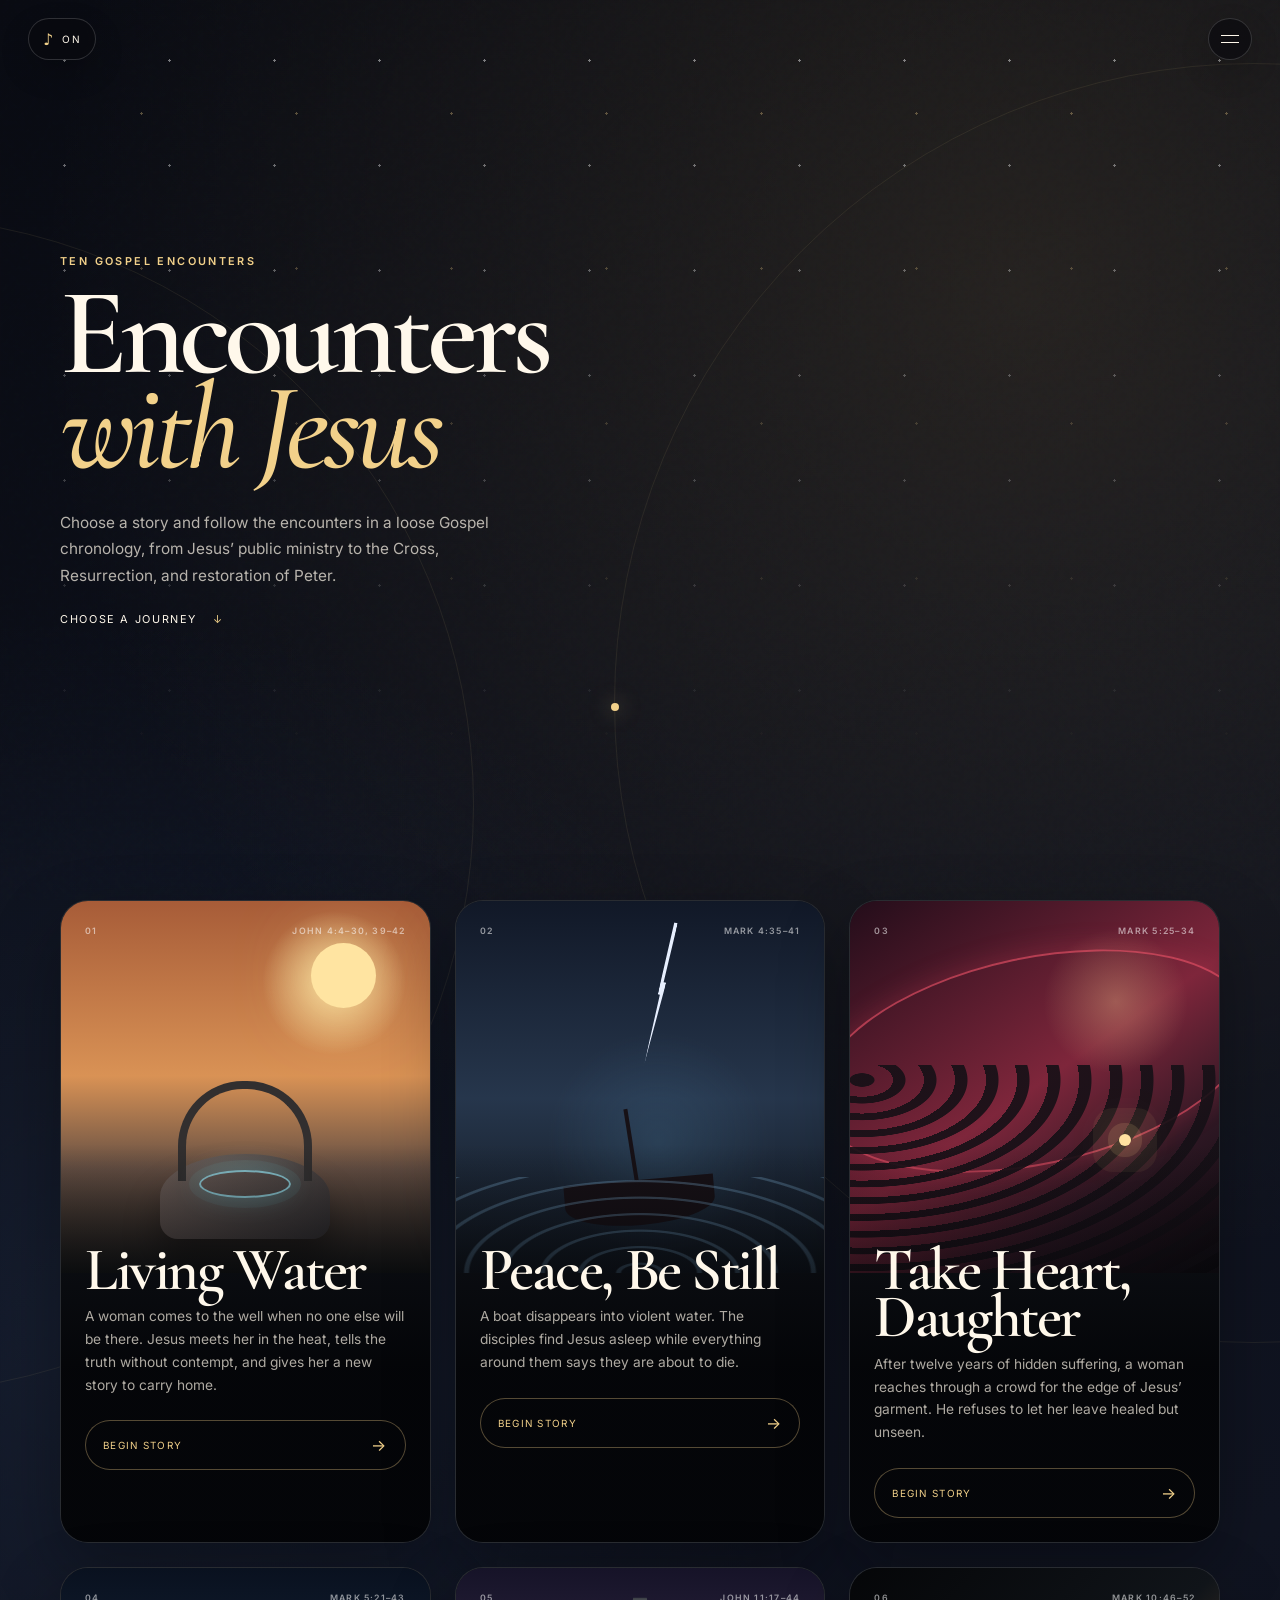
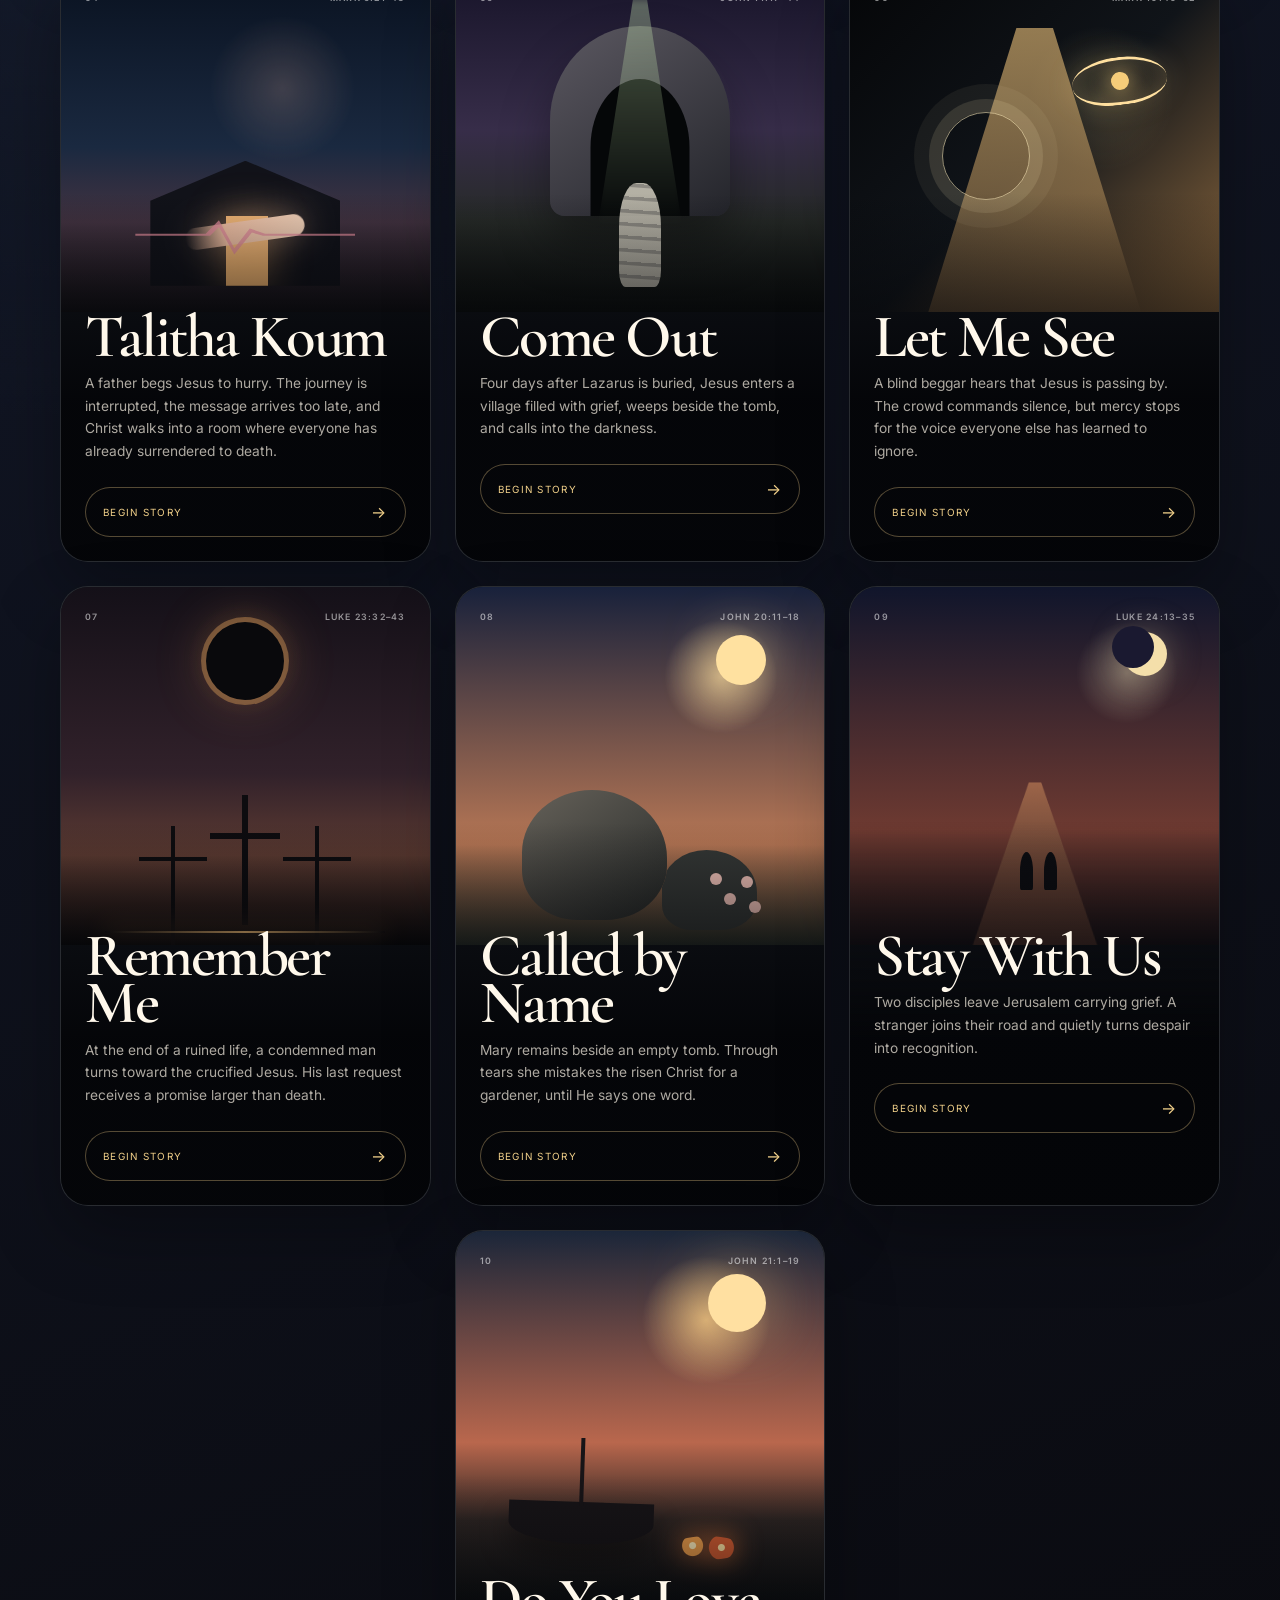
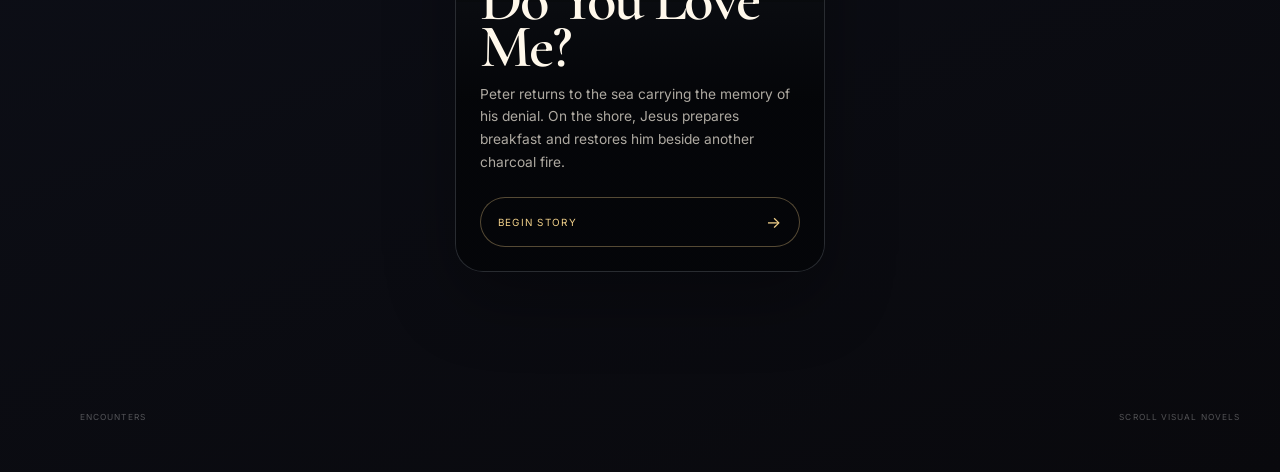
<file: index.html>
<!DOCTYPE html>

<html lang="en">
<head>
<meta charset="utf-8"/>
<meta content="width=device-width, initial-scale=1.0, viewport-fit=cover" name="viewport"/>
<meta content="#08090d" name="theme-color"/>
<meta content="Ten cinematic, mobile-first scroll visual novels inspired by encounters with Jesus in the Gospels." name="description"/>
<title>Encounters — Scroll Visual Novels</title>
<link href="https://fonts.googleapis.com" rel="preconnect"/>
<link crossorigin="" href="https://fonts.gstatic.com" rel="preconnect"/>
<link href="https://fonts.googleapis.com/css2?family=Cormorant+Garamond:wght@500;600;700&amp;family=Inter:wght@400;500;600&amp;display=swap" rel="stylesheet"/>
<link href="style.css" rel="stylesheet"/>
</head>
<body>
<div aria-hidden="true" class="noise"></div>
<div aria-hidden="true" class="progress-track"><div class="progress-bar"></div></div>
<button aria-label="Toggle ambient sound" aria-pressed="true" class="sound-toggle" type="button">
<span class="sound-icon">♪</span>
<span class="sound-label">On</span>
</button>
<button aria-expanded="false" aria-label="Open story menu" class="menu-toggle" type="button">
<span></span><span></span>
</button>
<aside aria-hidden="true" class="chapter-menu">
<div class="chapter-menu__inner">
<div class="menu-heading">
<p class="eyebrow">Encounters</p>
<button class="menu-home" data-show-home="" type="button">All stories</button>
</div>
<nav aria-label="Stories and chapters" class="story-nav">










<div class="story-nav__group" data-menu-story="well">
<button aria-expanded="true" class="story-nav__toggle" type="button">
<span><small>John 4:4–30, 39–42</small>Living Water</span><i>+</i>
</button>
<div class="story-nav__chapters">
<a data-story-link="well" href="#well-noon">I. The Sixth Hour</a>
<a data-story-link="well" href="#well-drink">II. Give Me a Drink</a>
<a data-story-link="well" href="#well-known">III. Fully Known</a>
<a data-story-link="well" href="#well-water">IV. Living Water</a>
<a data-story-link="well" href="#well-choice">V. What Will You Leave?</a>
<a data-story-link="well" href="#well-jar">VI. The Water Jar</a>
</div>
</div><div class="story-nav__group" data-menu-story="storm">
<button aria-expanded="false" class="story-nav__toggle" type="button">
<span><small>Mark 4:35–41</small>Peace, Be Still</span><i>+</i>
</button>
<div class="story-nav__chapters" hidden="">
<a data-story-link="storm" href="#storm-dusk">I. The Other Side</a>
<a data-story-link="storm" href="#storm-deep">II. Into the Deep</a>
<a data-story-link="storm" href="#storm-tempest">III. The Tempest</a>
<a data-story-link="storm" href="#storm-sleeping">IV. The Sleeping Teacher</a>
<a data-story-link="storm" href="#storm-choice">V. What Do You See?</a>
<a data-story-link="storm" href="#storm-stillness">VI. The Voice</a>
</div>
</div><div class="story-nav__group" data-menu-story="daughter">
<button aria-expanded="false" class="story-nav__toggle" type="button">
<span><small>Mark 5:25–34</small>Take Heart, Daughter</span><i>+</i>
</button>
<div class="story-nav__chapters" hidden="">
<a data-story-link="daughter" href="#daughter-years">I. Twelve Years</a>
<a data-story-link="daughter" href="#daughter-crowd">II. Among the Crowd</a>
<a data-story-link="daughter" href="#daughter-hem">III. The Hem</a>
<a data-story-link="daughter" href="#daughter-touched">IV. Who Touched Me?</a>
<a data-story-link="daughter" href="#daughter-choice">V. Step Into the Light</a>
<a data-story-link="daughter" href="#daughter-name">VI. Daughter</a>
</div>
</div><div class="story-nav__group" data-menu-story="talitha">
<button aria-expanded="false" class="story-nav__toggle" type="button">
<span><small>Mark 5:21–43</small>Talitha Koum</span><i>+</i>
</button>
<div class="story-nav__chapters" hidden="">
<a data-story-link="talitha" href="#talitha-plea">I. A Father’s Plea</a>
<a data-story-link="talitha" href="#talitha-delay">II. The Delay</a>
<a data-story-link="talitha" href="#talitha-fear">III. Do Not Fear</a>
<a data-story-link="talitha" href="#talitha-door">IV. The Closed Door</a>
<a data-story-link="talitha" href="#talitha-choice">V. What Do You Hold?</a>
<a data-story-link="talitha" href="#talitha-arise">VI. Little Girl, Arise</a>
</div>
</div><div class="story-nav__group" data-menu-story="lazarus">
<button aria-expanded="false" class="story-nav__toggle" type="button">
<span><small>John 11:17–44</small>Come Out</span><i>+</i>
</button>
<div class="story-nav__chapters" hidden="">
<a data-story-link="lazarus" href="#lazarus-four-days">I. Four Days</a>
<a data-story-link="lazarus" href="#lazarus-if-here">II. If You Had Been Here</a>
<a data-story-link="lazarus" href="#lazarus-wept">III. Jesus Wept</a>
<a data-story-link="lazarus" href="#lazarus-stone">IV. The Stone</a>
<a data-story-link="lazarus" href="#lazarus-choice">V. Do You Believe?</a>
<a data-story-link="lazarus" href="#lazarus-come-out">VI. Come Out</a>
</div>
</div><div class="story-nav__group" data-menu-story="bartimaeus">
<button aria-expanded="false" class="story-nav__toggle" type="button">
<span><small>Mark 10:46–52</small>Let Me See</span><i>+</i>
</button>
<div class="story-nav__chapters" hidden="">
<a data-story-link="bartimaeus" href="#bartimaeus-road">I. By the Road</a>
<a data-story-link="bartimaeus" href="#bartimaeus-cry">II. The Cry</a>
<a data-story-link="bartimaeus" href="#bartimaeus-stopped">III. Jesus Stopped</a>
<a data-story-link="bartimaeus" href="#bartimaeus-called">IV. Call Him</a>
<a data-story-link="bartimaeus" href="#bartimaeus-choice">V. What Do You Want?</a>
<a data-story-link="bartimaeus" href="#bartimaeus-sight">VI. He Saw</a>
</div>
</div><div class="story-nav__group" data-menu-story="thief">
<button aria-expanded="false" class="story-nav__toggle" type="button">
<span><small>Luke 23:32–43</small>Remember Me</span><i>+</i>
</button>
<div class="story-nav__chapters" hidden="">
<a data-story-link="thief" href="#thief-hill">I. The Hill</a>
<a data-story-link="thief" href="#thief-between">II. Between Two Thieves</a>
<a data-story-link="thief" href="#thief-mocking">III. The Mocking</a>
<a data-story-link="thief" href="#thief-kingdom">IV. An Unseen Kingdom</a>
<a data-story-link="thief" href="#thief-choice">V. Remember Me</a>
<a data-story-link="thief" href="#thief-today">VI. Today</a>
</div>
</div><div class="story-nav__group" data-menu-story="garden">
<button aria-expanded="false" class="story-nav__toggle" type="button">
<span><small>John 20:11–18</small>Called by Name</span><i>+</i>
</button>
<div class="story-nav__chapters" hidden="">
<a data-story-link="garden" href="#garden-before-dawn">I. Before Dawn</a>
<a data-story-link="garden" href="#garden-empty">II. The Empty Place</a>
<a data-story-link="garden" href="#garden-tears">III. Why Are You Weeping?</a>
<a data-story-link="garden" href="#garden-gardener">IV. The Gardener</a>
<a data-story-link="garden" href="#garden-choice">V. Turn Around</a>
<a data-story-link="garden" href="#garden-name">VI. Mary</a>
</div>
</div><div class="story-nav__group" data-menu-story="emmaus">
<button aria-expanded="false" class="story-nav__toggle" type="button">
<span><small>Luke 24:13–35</small>Stay With Us</span><i>+</i>
</button>
<div class="story-nav__chapters" hidden="">
<a data-story-link="emmaus" href="#emmaus-prologue">I. The Silence</a>
<a data-story-link="emmaus" href="#emmaus-road">II. The Road</a>
<a data-story-link="emmaus" href="#emmaus-stranger">III. The Stranger</a>
<a data-story-link="emmaus" href="#emmaus-scriptures">IV. The Story</a>
<a data-story-link="emmaus" href="#emmaus-choice">V. The Question</a>
<a data-story-link="emmaus" href="#emmaus-table">VI. The Table</a>
<a data-story-link="emmaus" href="#emmaus-return">VII. The Return</a>
</div>
</div><div class="story-nav__group" data-menu-story="shore">
<button aria-expanded="false" class="story-nav__toggle" type="button">
<span><small>John 21:1–19</small>Do You Love Me?</span><i>+</i>
</button>
<div class="story-nav__chapters" hidden="">
<a data-story-link="shore" href="#shore-night">I. The Night</a>
<a data-story-link="shore" href="#shore-nets">II. Empty Nets</a>
<a data-story-link="shore" href="#shore-figure">III. The Shore</a>
<a data-story-link="shore" href="#shore-fire">IV. Charcoal Fire</a>
<a data-story-link="shore" href="#shore-choice">V. The Question</a>
<a data-story-link="shore" href="#shore-follow">VI. Follow Me</a>
</div>
</div></nav>
<p class="menu-note">Ten Gospel encounters · One unfolding invitation</p>
</div>
</aside>
<main>
<section aria-label="Story collection" class="home-screen" id="home">
<div aria-hidden="true" class="home-stars"></div>
<div aria-hidden="true" class="home-orbit home-orbit--one"></div>
<div aria-hidden="true" class="home-orbit home-orbit--two"></div>
<header class="home-hero content-wrap">
<p class="eyebrow reveal">Ten Gospel encounters</p>
<h1 class="collection-title reveal">Encounters<br/><em>with Jesus</em></h1>
<p class="home-intro reveal">Choose a story and follow the encounters in a loose Gospel chronology, from Jesus’ public ministry to the Cross, Resurrection, and restoration of Peter.</p>
<a class="begin-link reveal" href="#story-library">Choose a journey <span>↓</span></a>
</header>
<div class="story-library content-wrap" id="story-library">










<article class="story-card story-card--well reveal">
<div aria-hidden="true" class="story-card__art"><span class="mini-well-sun"></span><span class="mini-well"></span><span class="mini-water-rings"></span></div>
<div class="story-card__meta"><span>01</span><span>John 4:4–30, 39–42</span></div>
<h2>Living Water</h2>
<p>A woman comes to the well when no one else will be there. Jesus meets her in the heat, tells the truth without contempt, and gives her a new story to carry home.</p>
<button class="story-start" data-open-story="well" type="button">Begin story <span>→</span></button>
</article><article class="story-card story-card--storm reveal">
<div aria-hidden="true" class="story-card__art"><span class="mini-lightning"></span><span class="mini-boat"></span><span class="mini-waves"></span></div>
<div class="story-card__meta"><span>02</span><span>Mark 4:35–41</span></div>
<h2>Peace, Be Still</h2>
<p>A boat disappears into violent water. The disciples find Jesus asleep while everything around them says they are about to die.</p>
<button class="story-start" data-open-story="storm" type="button">Begin story <span>→</span></button>
</article><article class="story-card story-card--daughter reveal">
<div aria-hidden="true" class="story-card__art"><span class="mini-crimson-thread"></span><span class="mini-crowd-dark"></span><span class="mini-touch-gold"></span></div>
<div class="story-card__meta"><span>03</span><span>Mark 5:25–34</span></div>
<h2>Take Heart, Daughter</h2>
<p>After twelve years of hidden suffering, a woman reaches through a crowd for the edge of Jesus’ garment. He refuses to let her leave healed but unseen.</p>
<button class="story-start" data-open-story="daughter" type="button">Begin story <span>→</span></button>
</article><article class="story-card story-card--talitha reveal">
<div aria-hidden="true" class="story-card__art"><span class="mini-house-night"></span><span class="mini-hand-light"></span><span class="mini-heart-line"></span></div>
<div class="story-card__meta"><span>04</span><span>Mark 5:21–43</span></div>
<h2>Talitha Koum</h2>
<p>A father begs Jesus to hurry. The journey is interrupted, the message arrives too late, and Christ walks into a room where everyone has already surrendered to death.</p>
<button class="story-start" data-open-story="talitha" type="button">Begin story <span>→</span></button>
</article><article class="story-card story-card--lazarus reveal">
<div aria-hidden="true" class="story-card__art"><span class="mini-tomb"></span><span class="mini-resurrection-ray"></span><span class="mini-grave-cloth"></span></div>
<div class="story-card__meta"><span>05</span><span>John 11:17–44</span></div>
<h2>Come Out</h2>
<p>Four days after Lazarus is buried, Jesus enters a village filled with grief, weeps beside the tomb, and calls into the darkness.</p>
<button class="story-start" data-open-story="lazarus" type="button">Begin story <span>→</span></button>
</article><article class="story-card story-card--bartimaeus reveal">
<div aria-hidden="true" class="story-card__art"><span class="mini-blind-road"></span><span class="mini-sound-rings"></span><span class="mini-opening-eye"></span></div>
<div class="story-card__meta"><span>06</span><span>Mark 10:46–52</span></div>
<h2>Let Me See</h2>
<p>A blind beggar hears that Jesus is passing by. The crowd commands silence, but mercy stops for the voice everyone else has learned to ignore.</p>
<button class="story-start" data-open-story="bartimaeus" type="button">Begin story <span>→</span></button>
</article><article class="story-card story-card--thief reveal">
<div aria-hidden="true" class="story-card__art"><span class="mini-eclipse"></span><span class="mini-three-crosses"></span><span class="mini-paradise-line"></span></div>
<div class="story-card__meta"><span>07</span><span>Luke 23:32–43</span></div>
<h2>Remember Me</h2>
<p>At the end of a ruined life, a condemned man turns toward the crucified Jesus. His last request receives a promise larger than death.</p>
<button class="story-start" data-open-story="thief" type="button">Begin story <span>→</span></button>
</article><article class="story-card story-card--garden reveal">
<div aria-hidden="true" class="story-card__art"><span class="mini-sun"></span><span class="mini-stone"></span><span class="mini-flower"></span></div>
<div class="story-card__meta"><span>08</span><span>John 20:11–18</span></div>
<h2>Called by Name</h2>
<p>Mary remains beside an empty tomb. Through tears she mistakes the risen Christ for a gardener, until He says one word.</p>
<button class="story-start" data-open-story="garden" type="button">Begin story <span>→</span></button>
</article><article class="story-card story-card--emmaus reveal">
<div aria-hidden="true" class="story-card__art"><span class="mini-moon"></span><span class="mini-road"></span><span class="mini-walkers"></span></div>
<div class="story-card__meta"><span>09</span><span>Luke 24:13–35</span></div>
<h2>Stay With Us</h2>
<p>Two disciples leave Jerusalem carrying grief. A stranger joins their road and quietly turns despair into recognition.</p>
<button class="story-start" data-open-story="emmaus" type="button">Begin story <span>→</span></button>
</article><article class="story-card story-card--shore reveal">
<div aria-hidden="true" class="story-card__art"><span class="mini-shore-sun"></span><span class="mini-shore-boat"></span><span class="mini-embers"></span></div>
<div class="story-card__meta"><span>10</span><span>John 21:1–19</span></div>
<h2>Do You Love Me?</h2>
<p>Peter returns to the sea carrying the memory of his denial. On the shore, Jesus prepares breakfast and restores him beside another charcoal fire.</p>
<button class="story-start" data-open-story="shore" type="button">Begin story <span>→</span></button>
</article></div>
<footer class="home-footer content-wrap">
<span>ENCOUNTERS</span>
<span>Scroll visual novels</span>
</footer>
</section>
<div class="story-view" data-story="emmaus" hidden="">
<section class="scene scene--prologue" data-chapter="The Silence" id="emmaus-prologue">
<div aria-hidden="true" class="scene-art">
<div class="star-field"></div><div class="moon"></div>
<svg class="city-silhouette" preserveaspectratio="none" viewbox="0 0 1000 420"><path d="M0 330L90 300L135 322L190 280L240 304L310 245L370 290L445 210L500 260L560 205L625 270L705 220L790 275L870 235L1000 300V420H0Z" fill="currentColor"></path><path d="M360 235H540V420H360Z" fill="currentColor" opacity=".95"></path><path d="M430 145H470V420H430Z" fill="currentColor" opacity=".95"></path><path d="M407 145H493L450 82Z" fill="currentColor" opacity=".95"></path></svg>
</div>
<div class="hero-content content-wrap">
<p class="eyebrow reveal">Jerusalem · The third day</p>
<h1 class="display-title reveal">Stay<br/><em>With Us</em></h1>
<p class="hero-copy reveal">A story about grief, doubt, and the moment hope walks beside you unnoticed.</p>
<a class="begin-link reveal" href="#emmaus-silence-text">Begin the journey <span>↓</span></a>
</div>
<div class="story-panel story-panel--bottom content-wrap" id="emmaus-silence-text">
<div class="dialogue-card narration reveal"><span class="speaker">Narrator</span><p>The city had not stopped moving. Merchants called from the streets. Soldiers changed watch. Lamps were lit as if nothing had happened.</p></div>
<div class="dialogue-card narration reveal"><span class="speaker">Narrator</span><p>But for Cleopas and his companion, the world had ended outside the walls three days ago.</p></div>
</div>
</section>
<section class="scene scene--road" data-chapter="The Road" id="emmaus-road">
<div aria-hidden="true" class="sun-glow"></div><div aria-hidden="true" class="dust dust--one"></div><div aria-hidden="true" class="dust dust--two"></div>
<svg aria-hidden="true" class="mountains" preserveaspectratio="none" viewbox="0 0 1000 600"><path d="M0 440L120 310L220 390L340 240L470 370L620 210L760 365L880 270L1000 390V600H0Z" fill="currentColor" opacity=".30"></path><path d="M0 495L170 390L310 470L470 330L620 455L800 340L1000 470V600H0Z" fill="currentColor" opacity=".55"></path></svg>
<div aria-hidden="true" class="road-line"></div><div aria-hidden="true" class="walkers"><div class="walker walker--one"><span></span></div><div class="walker walker--two"><span></span></div></div>
<div class="chapter-label content-wrap reveal"><span>Chapter II</span><strong>The Road</strong></div>
<div class="story-panel content-wrap">
<div class="dialogue-card character reveal"><span class="speaker">Cleopas</span><p>We thought He was the one.</p></div>
<div class="dialogue-card character reveal"><span class="speaker">Companion</span><p>We saw Him heal people. We heard Him speak as if mercy had a voice.</p></div>
<div class="dialogue-card narration reveal"><span class="speaker">Narrator</span><p>They walked west toward Emmaus, carrying the kind of sorrow that makes every mile feel longer.</p></div>
</div>
</section>
<section class="scene scene--stranger" data-chapter="The Stranger" id="emmaus-stranger">
<div aria-hidden="true" class="halo-light"></div><div aria-hidden="true" class="figure figure--jesus"><div class="figure-head"></div><div class="figure-body"></div></div>
<div aria-hidden="true" class="olive-branches"><span></span><span></span><span></span><span></span><span></span></div>
<div class="chapter-label content-wrap reveal"><span>Chapter III</span><strong>The Stranger</strong></div>
<div class="story-panel content-wrap">
<div class="dialogue-card stranger reveal"><span class="speaker">Stranger</span><p>What are you discussing as you walk?</p></div>
<div class="dialogue-card character reveal"><span class="speaker">Cleopas</span><p>Are you the only visitor to Jerusalem who does not know what has happened?</p></div>
<div class="dialogue-card stranger reveal"><span class="speaker">Stranger</span><p>What things?</p></div>
<div class="dialogue-card narration reveal"><span class="speaker">Narrator</span><p>So they told Him everything, never realizing they were explaining the death of Jesus to Jesus Himself.</p></div>
</div>
</section>
<section class="scene scene--scriptures" data-chapter="The Story" id="emmaus-scriptures">
<div aria-hidden="true" class="scroll-ribbon scroll-ribbon--a">PROMISE · EXODUS · PASSOVER · KINGDOM · MERCY · SACRIFICE</div><div aria-hidden="true" class="scroll-ribbon scroll-ribbon--b">MOSES · PROPHETS · ISAIAH · PSALMS · COVENANT · GLORY</div><div aria-hidden="true" class="scripture-light"></div>
<div class="chapter-label content-wrap reveal"><span>Chapter IV</span><strong>The Story</strong></div>
<div class="story-panel content-wrap">
<div class="dialogue-card stranger reveal"><span class="speaker">Stranger</span><p>Was it not necessary that the Messiah should suffer these things and then enter into His glory?</p></div>
<div class="dialogue-card narration reveal"><span class="speaker">Narrator</span><p>Beginning with Moses and the prophets, He gathered every scattered promise and showed them one story.</p></div>
<blockquote class="pull-quote reveal">“Our hearts were burning within us while He spoke to us on the road.”</blockquote>
<div class="reflection-card reveal"><span class="reflection-number">01</span><p>Sometimes God is nearest when the road feels emptiest.</p></div>
</div>
</section>
<section class="scene scene--choice" data-chapter="The Question" id="emmaus-choice">
<div aria-hidden="true" class="choice-sky"></div><div aria-hidden="true" class="village"><span class="house house--1"></span><span class="house house--2"></span><span class="house house--3"></span><span class="house house--4"></span></div>
<div class="chapter-label content-wrap reveal"><span>Chapter V</span><strong>The Question</strong></div>
<div class="choice-panel content-wrap reveal">
<p class="choice-intro">The road reaches Emmaus. The Stranger walks as if He intends to continue.</p><h2>What would you say?</h2>
<div aria-label="Choose a response" class="choice-grid" role="group">
<button class="choice-button" data-choice="stay" data-choice-story="emmaus" type="button"><span class="choice-index">A</span><span><strong>Stay with us.</strong><small>The day is nearly over.</small></span></button>
<button class="choice-button" data-choice="leave" data-choice-story="emmaus" type="button"><span class="choice-index">B</span><span><strong>Let Him continue.</strong><small>Some questions feel too dangerous.</small></span></button>
</div>
<p aria-live="polite" class="choice-result" data-choice-result="emmaus"></p>
</div>
</section>
<section class="scene scene--table" data-chapter="The Table" id="emmaus-table">
<div aria-hidden="true" class="room"><div class="window"><span></span></div><div class="lamp"><span></span></div><div class="table-shape"></div><div class="bread"><span></span></div><div class="hands hands--left"></div><div class="hands hands--right"></div></div>
<div class="chapter-label content-wrap reveal"><span>Chapter VI</span><strong>The Table</strong></div>
<div class="story-panel content-wrap">
<div class="dialogue-card narration reveal"><span class="speaker">Narrator</span><p>He took the bread, blessed it, broke it, and gave it to them.</p></div>
<div class="revelation-text reveal"><p>Then</p><h2>their eyes<br/>were opened.</h2></div>
<div class="dialogue-card narration reveal"><span class="speaker">Narrator</span><p>They knew Him. And in that same instant, He vanished from their sight.</p></div>
</div>
</section>
<section class="scene scene--return" data-chapter="The Return" id="emmaus-return">
<div aria-hidden="true" class="return-rays"></div><div aria-hidden="true" class="running-figures"><div class="runner runner--one"></div><div class="runner runner--two"></div></div>
<div class="chapter-label content-wrap reveal"><span>Chapter VII</span><strong>The Return</strong></div>
<div class="story-panel content-wrap">
<div class="dialogue-card character reveal"><span class="speaker">Cleopas</span><p>We have to go back. Tonight.</p></div>
<div class="dialogue-card narration reveal"><span class="speaker">Narrator</span><p>The road that had felt unbearable at sunset became a road they could not run fast enough.</p></div>
<div class="reflection-card reveal"><span class="reflection-number">02</span><p>Encounter becomes mission. Hope refuses to remain seated.</p></div>
</div>
</section>
<section class="scene scene--epilogue" data-chapter="Epilogue" id="emmaus-epilogue">
<div aria-hidden="true" class="cross-light"><span></span></div>
<div class="epilogue-content content-wrap">
<p class="eyebrow reveal">Epilogue</p><h2 class="ending-title reveal">He was there<br/><em>the whole time.</em></h2>
<p class="ending-copy reveal">In the questions. In the Scriptures. In the breaking of the bread. In the heart that began to burn before the eyes understood.</p>
<div aria-live="polite" class="personal-ending reveal" data-personal-ending="emmaus"></div>
<blockquote class="final-verse reveal">“Stay with us, for it is nearly evening and the day is almost over.”<cite>Luke 24:29</cite></blockquote>
<div class="ending-actions reveal"><button class="restart-button" data-restart-story="emmaus" type="button">Walk the road again</button><button class="return-library" data-show-home="" type="button">Choose another story</button></div>
</div>
<footer><span>STAY WITH US</span><span>A scroll visual novel</span></footer>
</section>
</div>
<div class="story-view" data-story="storm" hidden="">
<section class="scene storm-scene storm-scene--dusk" data-chapter="The Other Side" id="storm-dusk">
<div aria-hidden="true" class="storm-sunset"></div><div aria-hidden="true" class="storm-shore"></div><div aria-hidden="true" class="storm-boat storm-boat--distant"><span></span></div>
<div class="hero-content content-wrap"><p class="eyebrow reveal">Sea of Galilee · Evening</p><h1 class="display-title reveal">Peace,<br/><em>Be Still</em></h1><p class="hero-copy reveal">A story about fear, trust, and the voice that creation still remembers.</p><a class="begin-link reveal" href="#storm-dusk-text">Enter the water <span>↓</span></a></div>
<div class="story-panel story-panel--bottom content-wrap" id="storm-dusk-text">
<div class="dialogue-card stranger reveal"><span class="speaker">Jesus</span><p>Let us go across to the other side.</p></div>
<div class="dialogue-card narration reveal"><span class="speaker">Narrator</span><p>The crowds faded behind them. Evening settled over the lake, and the fishing boat carried Jesus and His disciples into open water.</p></div>
</div>
</section>
<section class="scene storm-scene storm-scene--deep" data-chapter="Into the Deep" id="storm-deep">
<div aria-hidden="true" class="deep-moon"></div><div aria-hidden="true" class="water-lines"><i></i><i></i><i></i><i></i><i></i></div><div aria-hidden="true" class="storm-boat storm-boat--mid"><span></span></div>
<div class="chapter-label content-wrap reveal"><span>Chapter II</span><strong>Into the Deep</strong></div>
<div class="story-panel content-wrap">
<div class="dialogue-card character reveal"><span class="speaker">Peter</span><p>The wind is changing.</p></div>
<div class="dialogue-card narration reveal"><span class="speaker">Narrator</span><p>Fishermen knew the moods of this water. They knew how quickly cool air could fall from the hills and strike the warm lake below.</p></div>
<div class="dialogue-card narration reveal"><span class="speaker">Narrator</span><p>But knowledge does not always quiet the body when darkness begins to move.</p></div>
</div>
</section>
<section class="scene storm-scene storm-scene--tempest" data-chapter="The Tempest" id="storm-tempest">
<div aria-hidden="true" class="lightning lightning--one"></div><div aria-hidden="true" class="lightning lightning--two"></div><div aria-hidden="true" class="rain-field"></div><div aria-hidden="true" class="violent-wave violent-wave--back"></div><div aria-hidden="true" class="violent-wave violent-wave--front"></div><div aria-hidden="true" class="storm-boat storm-boat--tossed"><span></span></div>
<div class="chapter-label content-wrap reveal"><span>Chapter III</span><strong>The Tempest</strong></div>
<div class="story-panel content-wrap">
<div class="dialogue-card character reveal"><span class="speaker">John</span><p>Another wave! Hold the side!</p></div>
<div class="dialogue-card narration reveal"><span class="speaker">Narrator</span><p>Water broke over the boat faster than they could throw it out. The lake had become noise, weight, and blackness.</p></div>
<blockquote class="pull-quote pull-quote--storm reveal">Fear measures the storm.<br/>Faith remembers who is in the boat.</blockquote>
</div>
</section>
<section class="scene storm-scene storm-scene--sleeping" data-chapter="The Sleeping Teacher" id="storm-sleeping">
<div aria-hidden="true" class="boat-interior"><span class="sleeping-figure"></span><span class="boat-rib boat-rib--one"></span><span class="boat-rib boat-rib--two"></span><span class="water-flash"></span></div>
<div class="chapter-label content-wrap reveal"><span>Chapter IV</span><strong>The Sleeping Teacher</strong></div>
<div class="story-panel content-wrap">
<div class="dialogue-card narration reveal"><span class="speaker">Narrator</span><p>At the stern, on a cushion, Jesus was asleep.</p></div>
<div class="dialogue-card character reveal"><span class="speaker">Disciples</span><p>Teacher, do You not care that we are perishing?</p></div>
<div class="reflection-card reflection-card--blue reveal"><span class="reflection-number">01</span><p>God’s silence can feel like absence. It is not the same thing.</p></div>
</div>
</section>
<section class="scene storm-scene storm-scene--choice" data-chapter="What Do You See?" id="storm-choice">
<div aria-hidden="true" class="storm-eye"></div><div aria-hidden="true" class="choice-wave"></div>
<div class="chapter-label content-wrap reveal"><span>Chapter V</span><strong>What Do You See?</strong></div>
<div class="choice-panel content-wrap reveal">
<p class="choice-intro">The boat rises on another wall of water. Jesus opens His eyes.</p><h2>Where does your attention go?</h2>
<div aria-label="Choose a response" class="choice-grid" role="group">
<button class="choice-button" data-choice="waves" data-choice-story="storm" type="button"><span class="choice-index">A</span><span><strong>To the waves.</strong><small>They are real, loud, and close.</small></span></button>
<button class="choice-button" data-choice="jesus" data-choice-story="storm" type="button"><span class="choice-index">B</span><span><strong>To Jesus.</strong><small>Fear is present, but so is He.</small></span></button>
</div>
<p aria-live="polite" class="choice-result" data-choice-result="storm"></p>
</div>
</section>
<section class="scene storm-scene storm-scene--stillness" data-chapter="The Voice" id="storm-stillness">
<div aria-hidden="true" class="still-horizon"></div><div aria-hidden="true" class="still-boat"></div><div aria-hidden="true" class="still-rings"><i></i><i></i><i></i></div>
<div class="chapter-label content-wrap reveal"><span>Chapter VI</span><strong>The Voice</strong></div>
<div class="story-panel content-wrap">
<div class="dialogue-card stranger reveal"><span class="speaker">Jesus</span><p>Peace. Be still.</p></div>
<div class="revelation-text revelation-text--storm reveal"><p>And there was</p><h2>a great<br/>calm.</h2></div>
<div class="dialogue-card stranger reveal"><span class="speaker">Jesus</span><p>Why are you afraid? Have you still no faith?</p></div>
<div class="dialogue-card character reveal"><span class="speaker">Disciples</span><p>Who then is this, that even the wind and the sea obey Him?</p></div>
</div>
</section>
<section class="scene storm-scene storm-scene--epilogue" data-chapter="Epilogue" id="storm-epilogue">
<div aria-hidden="true" class="calm-moon"></div><div aria-hidden="true" class="calm-reflection"></div>
<div class="epilogue-content content-wrap"><p class="eyebrow reveal">Epilogue</p><h2 class="ending-title reveal">The storm heard<br/><em>His voice.</em></h2><p class="ending-copy reveal">The disciples feared the storm because it was powerful. When the water became still, they discovered a greater power sitting beside them.</p><div aria-live="polite" class="personal-ending reveal" data-personal-ending="storm"></div><blockquote class="final-verse reveal">“Who then is this, that even the wind and the sea obey Him?”<cite>Mark 4:41</cite></blockquote><div class="ending-actions reveal"><button class="restart-button" data-restart-story="storm" type="button">Cross again</button><button class="return-library" data-show-home="" type="button">Choose another story</button></div></div>
<footer><span>PEACE, BE STILL</span><span>A scroll visual novel</span></footer>
</section>
</div>
<div class="story-view" data-story="garden" hidden="">
<section class="scene garden-scene garden-scene--dawn" data-chapter="Before Dawn" id="garden-before-dawn">
<div aria-hidden="true" class="garden-stars"></div><div aria-hidden="true" class="garden-arch"></div><div aria-hidden="true" class="garden-path"></div><div aria-hidden="true" class="mary-silhouette"></div>
<div class="hero-content content-wrap"><p class="eyebrow reveal">Jerusalem · Before sunrise</p><h1 class="display-title reveal">Called<br/><em>by Name</em></h1><p class="hero-copy reveal">A story about grief, recognition, and the single word that changes everything.</p><a class="begin-link reveal" href="#garden-dawn-text">Enter the garden <span>↓</span></a></div>
<div class="story-panel story-panel--bottom content-wrap" id="garden-dawn-text"><div class="dialogue-card narration reveal"><span class="speaker">Narrator</span><p>Mary Magdalene came to the tomb while it was still dark.</p></div><div class="dialogue-card narration reveal"><span class="speaker">Narrator</span><p>She carried spices for a body. She did not yet know she was walking toward a risen Lord.</p></div></div>
</section>
<section class="scene garden-scene garden-scene--empty" data-chapter="The Empty Place" id="garden-empty">
<div aria-hidden="true" class="tomb-mouth"><span></span></div><div aria-hidden="true" class="rolled-stone"></div><div aria-hidden="true" class="dawn-ray"></div>
<div class="chapter-label content-wrap reveal"><span>Chapter II</span><strong>The Empty Place</strong></div>
<div class="story-panel content-wrap"><div class="dialogue-card character reveal"><span class="speaker">Mary</span><p>They have taken the Lord out of the tomb, and we do not know where they have laid Him.</p></div><div class="dialogue-card narration reveal"><span class="speaker">Narrator</span><p>Even the empty tomb first looked like another wound. Resurrection stood before her as loss because hope had not yet found a shape.</p></div></div>
</section>
<section class="scene garden-scene garden-scene--tears" data-chapter="Why Are You Weeping?" id="garden-tears">
<div aria-hidden="true" class="tear-light"></div><div aria-hidden="true" class="angel-seats"><i></i><i></i></div><div aria-hidden="true" class="petal-field"><i></i><i></i><i></i><i></i><i></i></div>
<div class="chapter-label content-wrap reveal"><span>Chapter III</span><strong>Why Are You Weeping?</strong></div>
<div class="story-panel content-wrap"><div class="dialogue-card stranger reveal"><span class="speaker">Angels</span><p>Woman, why are you weeping?</p></div><div class="dialogue-card character reveal"><span class="speaker">Mary</span><p>They have taken away my Lord, and I do not know where they have laid Him.</p></div><div class="reflection-card reflection-card--rose reveal"><span class="reflection-number">01</span><p>Love remains at the place where every explanation has failed.</p></div></div>
</section>
<section class="scene garden-scene garden-scene--gardener" data-chapter="The Gardener" id="garden-gardener">
<div aria-hidden="true" class="garden-sun"></div><div aria-hidden="true" class="garden-leaves"><i></i><i></i><i></i><i></i><i></i><i></i></div><div aria-hidden="true" class="gardener-figure"><span></span></div>
<div class="chapter-label content-wrap reveal"><span>Chapter IV</span><strong>The Gardener</strong></div>
<div class="story-panel content-wrap"><div class="dialogue-card stranger reveal"><span class="speaker">Jesus</span><p>Woman, why are you weeping? Whom are you seeking?</p></div><div class="dialogue-card character reveal"><span class="speaker">Mary</span><p>Sir, if you have carried Him away, tell me where you have laid Him, and I will take Him away.</p></div><div class="dialogue-card narration reveal"><span class="speaker">Narrator</span><p>She looked directly at Jesus and did not know Him. Grief can make even glory appear ordinary.</p></div></div>
</section>
<section class="scene garden-scene garden-scene--choice" data-chapter="Turn Around" id="garden-choice">
<div aria-hidden="true" class="turning-light"></div><div aria-hidden="true" class="rose-lines"></div>
<div class="chapter-label content-wrap reveal"><span>Chapter V</span><strong>Turn Around</strong></div>
<div class="choice-panel content-wrap reveal"><p class="choice-intro">The stranger knows the question beneath every other question.</p><h2>What are you seeking?</h2><div aria-label="Choose a response" class="choice-grid" role="group"><button class="choice-button" data-choice="answers" data-choice-story="garden" type="button"><span class="choice-index">A</span><span><strong>An explanation.</strong><small>Something that makes the pain understandable.</small></span></button><button class="choice-button" data-choice="person" data-choice-story="garden" type="button"><span class="choice-index">B</span><span><strong>A person.</strong><small>Not an answer, but the Lord Himself.</small></span></button></div><p aria-live="polite" class="choice-result" data-choice-result="garden"></p></div>
</section>
<section class="scene garden-scene garden-scene--name" data-chapter="Mary" id="garden-name">
<div aria-hidden="true" class="name-radiance"></div><div aria-hidden="true" class="name-letters">MARY</div><div aria-hidden="true" class="flower-bloom"><i></i><i></i><i></i><i></i><i></i><i></i></div>
<div class="chapter-label content-wrap reveal"><span>Chapter VI</span><strong>Mary</strong></div>
<div class="story-panel content-wrap"><div class="dialogue-card stranger reveal"><span class="speaker">Jesus</span><p>Mary.</p></div><div class="revelation-text revelation-text--garden reveal"><p>She turned and said</p><h2>Rabboni.</h2></div><div class="dialogue-card stranger reveal"><span class="speaker">Jesus</span><p>Go to My brothers and say to them, “I am ascending to My Father and your Father, to My God and your God.”</p></div><div class="dialogue-card character reveal"><span class="speaker">Mary</span><p>I have seen the Lord.</p></div></div>
</section>
<section class="scene garden-scene garden-scene--epilogue" data-chapter="Epilogue" id="garden-epilogue">
<div aria-hidden="true" class="morning-field"></div><div aria-hidden="true" class="garden-cross"></div>
<div class="epilogue-content content-wrap"><p class="eyebrow reveal">Epilogue</p><h2 class="ending-title reveal">He knew<br/><em>her name.</em></h2><p class="ending-copy reveal">Recognition did not come through an argument. It came through relationship. The Shepherd called, and the one who loved Him heard her name.</p><div aria-live="polite" class="personal-ending reveal" data-personal-ending="garden"></div><blockquote class="final-verse reveal">“I have seen the Lord.”<cite>John 20:18</cite></blockquote><div class="ending-actions reveal"><button class="restart-button" data-restart-story="garden" type="button">Return to the garden</button><button class="return-library" data-show-home="" type="button">Choose another story</button></div></div>
<footer><span>CALLED BY NAME</span><span>A scroll visual novel</span></footer>
</section>
</div>
<div class="story-view" data-story="shore" hidden="">
<section class="scene shore-scene shore-scene--night" data-chapter="The Night" id="shore-night">
<div aria-hidden="true" class="shore-stars"></div><div aria-hidden="true" class="night-sea"></div><div aria-hidden="true" class="fishing-boat fishing-boat--night"><span></span></div><div aria-hidden="true" class="distant-lanterns"><i></i><i></i><i></i></div>
<div class="hero-content content-wrap"><p class="eyebrow reveal">Sea of Galilee · After the resurrection</p><h1 class="display-title reveal">Do You<br/><em>Love Me?</em></h1><p class="hero-copy reveal">A story about failure, forgiveness, and the Savior who returns to the place of shame without bringing condemnation.</p><a class="begin-link reveal" href="#shore-night-text">Return to the water <span>↓</span></a></div>
<div class="story-panel story-panel--bottom content-wrap" id="shore-night-text"><div class="dialogue-card character reveal"><span class="speaker">Peter</span><p>I am going fishing.</p></div><div class="dialogue-card narration reveal"><span class="speaker">Narrator</span><p>He returned to the work he knew before Jesus called him. Behind him lay an empty tomb. Inside him remained a courtyard, a servant girl, and three denials.</p></div><div class="dialogue-card narration reveal"><span class="speaker">Narrator</span><p>The others climbed into the boat with him. All night they cast their nets into darkness and caught nothing.</p></div></div>
</section>
<section class="scene shore-scene shore-scene--nets" data-chapter="Empty Nets" id="shore-nets">
<div aria-hidden="true" class="predawn-band"></div><div aria-hidden="true" class="net-web"><i></i><i></i><i></i><i></i><i></i></div><div aria-hidden="true" class="fishing-boat fishing-boat--drifting"><span></span></div>
<div class="chapter-label content-wrap reveal"><span>Chapter II</span><strong>Empty Nets</strong></div>
<div class="story-panel content-wrap"><div class="dialogue-card stranger reveal"><span class="speaker">Voice from the shore</span><p>Children, have you caught anything to eat?</p></div><div class="dialogue-card character reveal"><span class="speaker">Disciples</span><p>No.</p></div><div class="dialogue-card stranger reveal"><span class="speaker">Voice from the shore</span><p>Cast the net on the right side of the boat, and you will find some.</p></div><div class="dialogue-card narration reveal"><span class="speaker">Narrator</span><p>The net became so full they could not pull it in. Abundance entered the exact place where their strength had failed.</p></div></div>
</section>
<section class="scene shore-scene shore-scene--figure" data-chapter="The Shore" id="shore-figure">
<div aria-hidden="true" class="shore-dawn"></div><div aria-hidden="true" class="shoreline-figure"><span></span></div><div aria-hidden="true" class="full-net"><i></i><i></i><i></i><i></i><i></i><i></i><i></i></div><div aria-hidden="true" class="water-sparkles"><i></i><i></i><i></i><i></i><i></i></div>
<div class="chapter-label content-wrap reveal"><span>Chapter III</span><strong>The Shore</strong></div>
<div class="story-panel content-wrap"><div class="dialogue-card character reveal"><span class="speaker">The beloved disciple</span><p>It is the Lord.</p></div><div class="dialogue-card narration reveal"><span class="speaker">Narrator</span><p>Peter did not wait for the boat. He wrapped his garment around himself and threw his whole body into the sea.</p></div><blockquote class="pull-quote pull-quote--shore reveal">Some love runs toward Christ before it has found the words to explain itself.</blockquote><div class="reflection-card reflection-card--ember reveal"><span class="reflection-number">01</span><p>Peter’s failure made him ashamed. It did not make Jesus unwilling to meet him.</p></div></div>
</section>
<section class="scene shore-scene shore-scene--fire" data-chapter="Charcoal Fire" id="shore-fire">
<div aria-hidden="true" class="beach-horizon"></div><div aria-hidden="true" class="charcoal-fire"><i></i><i></i><i></i><span></span></div><div aria-hidden="true" class="bread-fish"><i></i><span></span></div><div aria-hidden="true" class="smoke-ribbons"><i></i><i></i><i></i></div>
<div class="chapter-label content-wrap reveal"><span>Chapter IV</span><strong>Charcoal Fire</strong></div>
<div class="story-panel content-wrap"><div class="dialogue-card narration reveal"><span class="speaker">Narrator</span><p>On the beach, a charcoal fire was burning. The smell was impossible to mistake. The last charcoal fire Peter remembered had lit his face while he denied knowing Jesus.</p></div><div class="dialogue-card stranger reveal"><span class="speaker">Jesus</span><p>Come and have breakfast.</p></div><div class="dialogue-card narration reveal"><span class="speaker">Narrator</span><p>Jesus did not begin with accusation. He fed the disciple who had failed Him.</p></div><div class="revelation-text revelation-text--shore reveal"><p>Grace returned to</p><h2>the fire.</h2></div></div>
</section>
<section class="scene shore-scene shore-scene--choice" data-chapter="The Question" id="shore-choice">
<div aria-hidden="true" class="ember-halo"></div><div aria-hidden="true" class="three-rings"><i></i><i></i><i></i></div>
<div class="chapter-label content-wrap reveal"><span>Chapter V</span><strong>The Question</strong></div>
<div class="choice-panel content-wrap reveal"><p class="choice-intro">After breakfast, Jesus turns toward Peter. He asks the question three times, once for every denial.</p><h2>What do you hear?</h2><div aria-label="Choose a response" class="choice-grid" role="group"><button class="choice-button" data-choice="verdict" data-choice-story="shore" type="button"><span class="choice-index">A</span><span><strong>A verdict.</strong><small>The fear that failure has become your identity.</small></span></button><button class="choice-button" data-choice="invitation" data-choice-story="shore" type="button"><span class="choice-index">B</span><span><strong>An invitation.</strong><small>The Lord is giving love somewhere to go.</small></span></button></div><p aria-live="polite" class="choice-result" data-choice-result="shore"></p></div>
</section>
<section class="scene shore-scene shore-scene--follow" data-chapter="Follow Me" id="shore-follow">
<div aria-hidden="true" class="sun-path"></div><div aria-hidden="true" class="shore-crossing"><i></i><i></i></div><div aria-hidden="true" class="shepherd-lines"><i></i><i></i><i></i><i></i></div>
<div class="chapter-label content-wrap reveal"><span>Chapter VI</span><strong>Follow Me</strong></div>
<div class="story-panel content-wrap"><div class="dialogue-card stranger reveal"><span class="speaker">Jesus</span><p>Simon, son of John, do you love Me?</p></div><div class="dialogue-card character reveal"><span class="speaker">Peter</span><p>Lord, You know everything. You know that I love You.</p></div><div class="dialogue-card stranger reveal"><span class="speaker">Jesus</span><p>Feed My sheep.</p></div><div class="dialogue-card stranger reveal"><span class="speaker">Jesus</span><p>Follow Me.</p></div><div class="revelation-text revelation-text--shore reveal"><p>His failure was not</p><h2>his name.</h2></div></div>
</section>
<section class="scene shore-scene shore-scene--epilogue" data-chapter="Epilogue" id="shore-epilogue">
<div aria-hidden="true" class="shore-final-sun"></div><div aria-hidden="true" class="shore-final-water"></div><div aria-hidden="true" class="shore-final-fire"></div>
<div class="epilogue-content content-wrap"><p class="eyebrow reveal">Epilogue</p><h2 class="ending-title reveal">Love had<br/><em>the final word.</em></h2><p class="ending-copy reveal">Jesus did not erase Peter’s past or pretend the denial had not happened. He entered the memory, healed it, and entrusted Peter with people to love.</p><div aria-live="polite" class="personal-ending reveal" data-personal-ending="shore"></div><blockquote class="final-verse reveal">“Lord, You know everything; You know that I love You.”<cite>John 21:17</cite></blockquote><div class="ending-actions reveal"><button class="restart-button" data-restart-story="shore" type="button">Return to the shore</button><button class="return-library" data-show-home="" type="button">Choose another story</button></div></div>
<footer><span>DO YOU LOVE ME?</span><span>A scroll visual novel</span></footer>
</section>
</div>
<div class="story-view" data-story="lazarus" hidden="">
<section class="scene lazarus-scene lazarus-scene--four-days" data-chapter="Four Days" id="lazarus-four-days">
<div aria-hidden="true" class="bethany-sky"></div><div aria-hidden="true" class="bethany-hills"></div><div aria-hidden="true" class="sealed-tomb"><span></span></div><div aria-hidden="true" class="mourning-lamps"><i></i><i></i><i></i><i></i></div>
<div class="hero-content content-wrap"><p class="eyebrow reveal">Bethany · Four days after burial</p><h1 class="display-title reveal">Come<br/><em>Out</em></h1><p class="hero-copy reveal">A story about grief, the tears of God, and the voice that reaches where human hope can no longer follow.</p><a class="begin-link reveal" href="#lazarus-four-days-text">Enter Bethany <span>↓</span></a></div>
<div class="story-panel story-panel--bottom content-wrap" id="lazarus-four-days-text"><div class="dialogue-card narration reveal"><span class="speaker">Narrator</span><p>By the time Jesus reached Bethany, Lazarus had been in the tomb four days. The house was full of mourners. The stone was already sealed.</p></div><div class="dialogue-card narration reveal"><span class="speaker">Narrator</span><p>Martha heard that Jesus was coming and went out to meet Him. She carried faith and disappointment in the same sentence.</p></div></div>
</section>
<section class="scene lazarus-scene lazarus-scene--if-here" data-chapter="If You Had Been Here" id="lazarus-if-here">
<div aria-hidden="true" class="split-path"></div><div aria-hidden="true" class="meeting-figures"><i></i><i></i></div><div aria-hidden="true" class="promise-orbit"></div>
<div class="chapter-label content-wrap reveal"><span>Chapter II</span><strong>If You Had Been Here</strong></div>
<div class="story-panel content-wrap"><div class="dialogue-card character reveal"><span class="speaker">Martha</span><p>Lord, if You had been here, my brother would not have died.</p></div><div class="dialogue-card stranger reveal"><span class="speaker">Jesus</span><p>Your brother will rise.</p></div><div class="dialogue-card stranger reveal"><span class="speaker">Jesus</span><p>I am the resurrection and the life. Whoever believes in Me, even though he dies, will live.</p></div><div class="dialogue-card stranger reveal"><span class="speaker">Jesus</span><p>Do you believe this?</p></div></div>
</section>
<section class="scene lazarus-scene lazarus-scene--wept" data-chapter="Jesus Wept" id="lazarus-wept">
<div aria-hidden="true" class="rain-of-tears"><i></i><i></i><i></i><i></i><i></i><i></i></div><div aria-hidden="true" class="weeping-light"></div><div aria-hidden="true" class="grief-crowd"><i></i><i></i><i></i><i></i><i></i></div>
<div class="chapter-label content-wrap reveal"><span>Chapter III</span><strong>Jesus Wept</strong></div>
<div class="story-panel content-wrap"><div class="dialogue-card character reveal"><span class="speaker">Mary</span><p>Lord, if You had been here, my brother would not have died.</p></div><div class="dialogue-card narration reveal"><span class="speaker">Narrator</span><p>Jesus saw her weeping and saw the people weeping with her. He was deeply moved.</p></div><div class="revelation-text revelation-text--wept reveal"><p>The One who would raise him</p><h2>wept.</h2></div><div class="reflection-card reflection-card--violet reveal"><span class="reflection-number">01</span><p>Divine power did not make Jesus distant from human grief. He entered it with tears.</p></div></div>
</section>
<section class="scene lazarus-scene lazarus-scene--stone" data-chapter="The Stone" id="lazarus-stone">
<div aria-hidden="true" class="tomb-wall"><span></span></div><div aria-hidden="true" class="great-stone"></div><div aria-hidden="true" class="hands-to-stone"><i></i><i></i></div><div aria-hidden="true" class="hidden-ray"></div>
<div class="chapter-label content-wrap reveal"><span>Chapter IV</span><strong>The Stone</strong></div>
<div class="story-panel content-wrap"><div class="dialogue-card stranger reveal"><span class="speaker">Jesus</span><p>Take away the stone.</p></div><div class="dialogue-card character reveal"><span class="speaker">Martha</span><p>Lord, by now there will be an odor, for he has been dead four days.</p></div><div class="dialogue-card stranger reveal"><span class="speaker">Jesus</span><p>Did I not tell you that if you believed, you would see the glory of God?</p></div><div class="dialogue-card narration reveal"><span class="speaker">Narrator</span><p>The stone was too heavy for one person. Hope asked the grieving community to move together.</p></div></div>
</section>
<section class="scene lazarus-scene lazarus-scene--choice" data-chapter="Do You Believe?" id="lazarus-choice">
<div aria-hidden="true" class="tomb-pulse"></div><div aria-hidden="true" class="belief-lines"><i></i><i></i><i></i><i></i></div>
<div class="chapter-label content-wrap reveal"><span>Chapter V</span><strong>Do You Believe?</strong></div>
<div class="choice-panel content-wrap reveal"><p class="choice-intro">The tomb remains closed. The air still smells of burial. Jesus asks for trust before anything has changed.</p><h2>What do you bring?</h2><div aria-label="Choose a response" class="choice-grid" role="group"><button class="choice-button" data-choice="finality" data-choice-story="lazarus" type="button"><span class="choice-index">A</span><span><strong>What I can see.</strong><small>The stone, the silence, and four irreversible days.</small></span></button><button class="choice-button" data-choice="promise" data-choice-story="lazarus" type="button"><span class="choice-index">B</span><span><strong>His promise.</strong><small>I do not know how, but I will listen for His voice.</small></span></button></div><p aria-live="polite" class="choice-result" data-choice-result="lazarus"></p></div>
</section>
<section class="scene lazarus-scene lazarus-scene--come-out" data-chapter="Come Out" id="lazarus-come-out">
<div aria-hidden="true" class="open-tomb"><span></span></div><div aria-hidden="true" class="resurrection-beam"></div><div aria-hidden="true" class="lazarus-figure"><i></i></div><div aria-hidden="true" class="shock-rings"><i></i><i></i><i></i></div>
<div class="chapter-label content-wrap reveal"><span>Chapter VI</span><strong>Come Out</strong></div>
<div class="story-panel content-wrap"><div class="dialogue-card narration reveal"><span class="speaker">Narrator</span><p>Jesus lifted His eyes and prayed. Then He faced the darkness where Lazarus lay.</p></div><div class="dialogue-card stranger reveal"><span class="speaker">Jesus</span><p>Lazarus, come out!</p></div><div class="revelation-text revelation-text--lazarus reveal"><p>The dead man</p><h2>came out.</h2></div><div class="dialogue-card stranger reveal"><span class="speaker">Jesus</span><p>Unbind him, and let him go.</p></div></div>
</section>
<section class="scene lazarus-scene lazarus-scene--epilogue" data-chapter="Epilogue" id="lazarus-epilogue">
<div aria-hidden="true" class="final-tomb"></div><div aria-hidden="true" class="final-life-tree"><i></i><i></i><i></i><i></i><i></i></div><div aria-hidden="true" class="final-green-light"></div>
<div class="epilogue-content content-wrap"><p class="eyebrow reveal">Epilogue</p><h2 class="ending-title reveal">The tomb<br/><em>answered Him.</em></h2><p class="ending-copy reveal">Lazarus was a sign, not yet the final resurrection. At Bethany, Jesus revealed the heart that weeps with us and the authority that death itself must obey.</p><div aria-live="polite" class="personal-ending reveal" data-personal-ending="lazarus"></div><blockquote class="final-verse reveal">“Lazarus, come out!”<cite>John 11:43</cite></blockquote><div class="ending-actions reveal"><button class="restart-button" data-restart-story="lazarus" type="button">Return to Bethany</button><button class="return-library" data-show-home="" type="button">Choose another story</button></div></div>
<footer><span>COME OUT</span><span>A scroll visual novel</span></footer>
</section>
</div>
<div class="story-view" data-story="well" hidden="">
<section class="scene well-scene well-scene--noon" data-chapter="The Sixth Hour" id="well-noon">
<div aria-hidden="true" class="well-sun"></div><div aria-hidden="true" class="desert-haze"></div><div aria-hidden="true" class="samaria-hills"></div><div aria-hidden="true" class="ancient-well"><span></span></div><div aria-hidden="true" class="lone-jar"></div>
<div class="hero-content content-wrap"><p class="eyebrow reveal">Samaria · The sixth hour</p><h1 class="display-title reveal">Living<br/><em>Water</em></h1><p class="hero-copy reveal">A story about shame, truth, and the mercy of being fully known without being cast away.</p><a class="begin-link reveal" href="#well-noon-text">Come to the well <span>↓</span></a></div>
<div class="story-panel story-panel--bottom content-wrap" id="well-noon-text"><div class="dialogue-card narration reveal"><span class="speaker">Narrator</span><p>She came at noon, when the sun was harsh and the paths were empty. Morning belonged to the women who came together. The sixth hour belonged to someone who preferred not to be seen.</p></div><div class="dialogue-card narration reveal"><span class="speaker">Narrator</span><p>A Jewish teacher sat beside Jacob’s well, tired from the journey. He did not look away when she approached.</p></div></div>
</section>
<section class="scene well-scene well-scene--drink" data-chapter="Give Me a Drink" id="well-drink">
<div aria-hidden="true" class="well-shadow"></div><div aria-hidden="true" class="two-at-well"><i></i><i></i></div><div aria-hidden="true" class="water-thread"></div>
<div class="chapter-label content-wrap reveal"><span>Chapter II</span><strong>Give Me a Drink</strong></div>
<div class="story-panel content-wrap"><div class="dialogue-card stranger reveal"><span class="speaker">Jesus</span><p>Give Me a drink.</p></div><div class="dialogue-card character reveal"><span class="speaker">Woman</span><p>How is it that You, a Jew, ask a drink of me, a Samaritan woman?</p></div><div class="dialogue-card narration reveal"><span class="speaker">Narrator</span><p>He crossed every boundary the village had taught her to expect: nation, religion, reputation, and gender.</p></div><div class="dialogue-card stranger reveal"><span class="speaker">Jesus</span><p>If you knew the gift of God, and who it is speaking to you, you would have asked Him, and He would have given you living water.</p></div></div>
</section>
<section class="scene well-scene well-scene--known" data-chapter="Fully Known" id="well-known">
<div aria-hidden="true" class="memory-shards"><i></i><i></i><i></i><i></i><i></i></div><div aria-hidden="true" class="truth-light"></div><div aria-hidden="true" class="well-face"></div>
<div class="chapter-label content-wrap reveal"><span>Chapter III</span><strong>Fully Known</strong></div>
<div class="story-panel content-wrap"><div class="dialogue-card stranger reveal"><span class="speaker">Jesus</span><p>Go, call your husband, and come back.</p></div><div class="dialogue-card character reveal"><span class="speaker">Woman</span><p>I have no husband.</p></div><div class="dialogue-card stranger reveal"><span class="speaker">Jesus</span><p>You have spoken truthfully.</p></div><div class="dialogue-card narration reveal"><span class="speaker">Narrator</span><p>He named the wounds and the tangled history she had worked so hard to keep hidden. Yet His voice carried no cruelty. Truth stood before her without contempt.</p></div><div class="revelation-text revelation-text--known reveal"><p>She was exposed,</p><h2>not rejected.</h2></div></div>
</section>
<section class="scene well-scene well-scene--water" data-chapter="Living Water" id="well-water">
<div aria-hidden="true" class="rising-water"></div><div aria-hidden="true" class="water-ripples"><i></i><i></i><i></i><i></i></div><div aria-hidden="true" class="blue-radiance"></div>
<div class="chapter-label content-wrap reveal"><span>Chapter IV</span><strong>Living Water</strong></div>
<div class="story-panel content-wrap"><div class="dialogue-card character reveal"><span class="speaker">Woman</span><p>I know that the Messiah is coming. When He comes, He will tell us all things.</p></div><div class="dialogue-card stranger reveal"><span class="speaker">Jesus</span><p>I am He, the One speaking with you.</p></div><div class="reflection-card reflection-card--water reveal"><span class="reflection-number">01</span><p>He revealed His identity to someone the world had trained to feel unworthy of sacred things.</p></div><blockquote class="pull-quote pull-quote--water reveal">“The water that I will give will become a spring of water welling up to eternal life.”</blockquote></div>
</section>
<section class="scene well-scene well-scene--choice" data-chapter="What Will You Leave?" id="well-choice">
<div aria-hidden="true" class="jar-shadow"></div><div aria-hidden="true" class="town-lights"><i></i><i></i><i></i><i></i><i></i></div><div aria-hidden="true" class="choice-current"></div>
<div class="chapter-label content-wrap reveal"><span>Chapter V</span><strong>What Will You Leave?</strong></div>
<div class="choice-panel content-wrap reveal"><p class="choice-intro">Jesus knows the story she hid from everyone. For the first time, being known does not feel like a sentence.</p><h2>What do you carry back?</h2><div aria-label="Choose a response" class="choice-grid" role="group"><button class="choice-button" data-choice="shame" data-choice-story="well" type="button"><span class="choice-index">A</span><span><strong>The old shame.</strong><small>Keep the jar close. Leave before anyone asks what happened.</small></span></button><button class="choice-button" data-choice="witness" data-choice-story="well" type="button"><span class="choice-index">B</span><span><strong>The truth of being known.</strong><small>Leave the jar. Run toward the people you once avoided.</small></span></button></div><p aria-live="polite" class="choice-result" data-choice-result="well"></p></div>
</section>
<section class="scene well-scene well-scene--jar" data-chapter="The Water Jar" id="well-jar">
<div aria-hidden="true" class="abandoned-jar"></div><div aria-hidden="true" class="running-path"></div><div aria-hidden="true" class="witness-figure"></div><div aria-hidden="true" class="city-awakens"><i></i><i></i><i></i><i></i><i></i><i></i></div>
<div class="chapter-label content-wrap reveal"><span>Chapter VI</span><strong>The Water Jar</strong></div>
<div class="story-panel content-wrap"><div class="dialogue-card narration reveal"><span class="speaker">Narrator</span><p>She left her water jar beside the well and ran into the town she had once crossed in silence.</p></div><div class="dialogue-card character reveal"><span class="speaker">Woman</span><p>Come and see a man who told me everything I have ever done. Can He be the Christ?</p></div><div class="revelation-text revelation-text--witness reveal"><p>The woman who came</p><h2>to hide</h2><p>became the woman who called a city to come and see.</p></div></div>
</section>
<section class="scene well-scene well-scene--epilogue" data-chapter="Epilogue" id="well-epilogue">
<div aria-hidden="true" class="final-well"></div><div aria-hidden="true" class="final-water-light"></div><div aria-hidden="true" class="samaria-crowd"><i></i><i></i><i></i><i></i><i></i></div>
<div class="epilogue-content content-wrap"><p class="eyebrow reveal">Epilogue</p><h2 class="ending-title reveal">Known completely.<br/><em>Loved still.</em></h2><p class="ending-copy reveal">Jesus did not save her by ignoring the truth. He spoke the truth in a love strong enough to free her from hiding. The well became the place where shame lost its name.</p><div aria-live="polite" class="personal-ending reveal" data-personal-ending="well"></div><blockquote class="final-verse reveal">“Come and see a man who told me everything I have ever done.”<cite>John 4:29</cite></blockquote><div class="ending-actions reveal"><button class="restart-button" data-restart-story="well" type="button">Return to the well</button><button class="return-library" data-show-home="" type="button">Choose another story</button></div></div>
<footer><span>LIVING WATER</span><span>A scroll visual novel</span></footer>
</section>
</div>
<div class="story-view" data-story="talitha" hidden="">
<section class="scene talitha-scene talitha-scene--plea" data-chapter="A Father’s Plea" id="talitha-plea">
<div aria-hidden="true" class="crowded-shore"></div><div aria-hidden="true" class="jairus-figure"></div><div aria-hidden="true" class="kneeling-shadow"></div><div aria-hidden="true" class="distant-house"></div>
<div class="hero-content content-wrap"><p class="eyebrow reveal">Capernaum · A house waiting</p><h1 class="display-title reveal">Talitha<br/><em>Koum</em></h1><p class="hero-copy reveal">A story about the terror of delay, the tenderness of Christ, and a hand stronger than death.</p><a class="begin-link reveal" href="#talitha-plea-text">Walk with Jairus <span>↓</span></a></div>
<div class="story-panel story-panel--bottom content-wrap" id="talitha-plea-text"><div class="dialogue-card narration reveal"><span class="speaker">Narrator</span><p>Jairus was known in the synagogue. That morning, none of his position mattered. His twelve-year-old daughter was dying.</p></div><div class="dialogue-card character reveal"><span class="speaker">Jairus</span><p>My little daughter is at the point of death. Come and lay Your hands on her, so that she may live.</p></div><div class="dialogue-card narration reveal"><span class="speaker">Narrator</span><p>Jesus went with him.</p></div></div>
</section>
<section class="scene talitha-scene talitha-scene--delay" data-chapter="The Delay" id="talitha-delay">
<div aria-hidden="true" class="pressing-crowd"><i></i><i></i><i></i><i></i><i></i><i></i><i></i></div><div aria-hidden="true" class="time-rings"><i></i><i></i><i></i></div><div aria-hidden="true" class="red-thread"></div>
<div class="chapter-label content-wrap reveal"><span>Chapter II</span><strong>The Delay</strong></div>
<div class="story-panel content-wrap"><div class="dialogue-card narration reveal"><span class="speaker">Narrator</span><p>The crowd pressed around Jesus. Then He stopped for another suffering person, a woman who had been ill for twelve years.</p></div><div class="dialogue-card character reveal"><span class="speaker">Jairus</span><p>Every moment matters.</p></div><div class="dialogue-card narration reveal"><span class="speaker">Narrator</span><p>Compassion for one person felt like catastrophe to another. Jairus watched mercy take time he believed his daughter did not have.</p></div><div class="reflection-card reflection-card--rose reveal"><span class="reflection-number">01</span><p>God’s attention to someone else is not His absence from you, even when waiting feels unbearable.</p></div></div>
</section>
<section class="scene talitha-scene talitha-scene--fear" data-chapter="Do Not Fear" id="talitha-fear">
<div aria-hidden="true" class="messenger-road"></div><div aria-hidden="true" class="black-message"></div><div aria-hidden="true" class="fear-wave"></div><div aria-hidden="true" class="gold-voice"></div>
<div class="chapter-label content-wrap reveal"><span>Chapter III</span><strong>Do Not Fear</strong></div>
<div class="story-panel content-wrap"><div class="dialogue-card character reveal"><span class="speaker">Messenger</span><p>Your daughter is dead. Why trouble the Teacher any further?</p></div><div class="dialogue-card narration reveal"><span class="speaker">Narrator</span><p>The sentence ended the journey for everyone except Jesus.</p></div><div class="dialogue-card stranger reveal"><span class="speaker">Jesus</span><p>Do not fear. Only believe.</p></div><div class="revelation-text revelation-text--fear reveal"><p>The news said</p><h2>too late.</h2><p>Jesus kept walking.</p></div></div>
</section>
<section class="scene talitha-scene talitha-scene--door" data-chapter="The Closed Door" id="talitha-door">
<div aria-hidden="true" class="mourning-house"></div><div aria-hidden="true" class="closed-door"><span></span></div><div aria-hidden="true" class="lament-lines"><i></i><i></i><i></i><i></i></div><div aria-hidden="true" class="inside-lamp"></div>
<div class="chapter-label content-wrap reveal"><span>Chapter IV</span><strong>The Closed Door</strong></div>
<div class="story-panel content-wrap"><div class="dialogue-card narration reveal"><span class="speaker">Narrator</span><p>The house was already filled with weeping. Jesus sent the crowd outside and took only the child’s parents and three disciples into the room.</p></div><div class="dialogue-card stranger reveal"><span class="speaker">Jesus</span><p>Why do you make a commotion and weep? The child is not dead but sleeping.</p></div><div class="dialogue-card narration reveal"><span class="speaker">Narrator</span><p>They laughed at Him. They knew the difference between sleep and death. They did not yet know who had entered the room.</p></div></div>
</section>
<section class="scene talitha-scene talitha-scene--choice" data-chapter="What Do You Hold?" id="talitha-choice">
<div aria-hidden="true" class="small-bed"></div><div aria-hidden="true" class="waiting-hand"></div><div aria-hidden="true" class="heartbeat-orbits"><i></i><i></i><i></i></div>
<div class="chapter-label content-wrap reveal"><span>Chapter V</span><strong>What Do You Hold?</strong></div>
<div class="choice-panel content-wrap reveal"><p class="choice-intro">The room is quiet. The child does not move. Jesus reaches for her hand.</p><h2>What do you hold onto?</h2><div aria-label="Choose a response" class="choice-grid" role="group"><button class="choice-button" data-choice="lastword" data-choice-story="talitha" type="button"><span class="choice-index">A</span><span><strong>The messenger’s last word.</strong><small>Death has spoken. Nothing more can be said.</small></span></button><button class="choice-button" data-choice="hand" data-choice-story="talitha" type="button"><span class="choice-index">B</span><span><strong>The hand of Jesus.</strong><small>I cannot see the ending, but He has not left the room.</small></span></button></div><p aria-live="polite" class="choice-result" data-choice-result="talitha"></p></div>
</section>
<section class="scene talitha-scene talitha-scene--arise" data-chapter="Little Girl, Arise" id="talitha-arise">
<div aria-hidden="true" class="room-dawn"></div><div aria-hidden="true" class="joined-hands"><i></i><i></i></div><div aria-hidden="true" class="girl-silhouette"></div><div aria-hidden="true" class="heartbeat-line"></div><div aria-hidden="true" class="rising-petals"><i></i><i></i><i></i><i></i><i></i><i></i></div>
<div class="chapter-label content-wrap reveal"><span>Chapter VI</span><strong>Little Girl, Arise</strong></div>
<div class="story-panel content-wrap"><div class="dialogue-card narration reveal"><span class="speaker">Narrator</span><p>Jesus took the child by the hand. He did not shout into the darkness. He spoke to her as gently as a parent waking a beloved daughter.</p></div><div class="dialogue-card stranger reveal"><span class="speaker">Jesus</span><p>Talitha koum. Little girl, I say to you, arise.</p></div><div class="revelation-text revelation-text--arise reveal"><p>Her eyes opened.</p><h2>She stood.</h2></div><div class="dialogue-card narration reveal"><span class="speaker">Narrator</span><p>Then, amid everyone’s astonishment, Jesus told them to give her something to eat.</p></div></div>
</section>
<section class="scene talitha-scene talitha-scene--epilogue" data-chapter="Epilogue" id="talitha-epilogue">
<div aria-hidden="true" class="morning-window"></div><div aria-hidden="true" class="breakfast-bowl"></div><div aria-hidden="true" class="father-daughter"><i></i><i></i></div><div aria-hidden="true" class="soft-heartbeat"></div>
<div class="epilogue-content content-wrap"><p class="eyebrow reveal">Epilogue</p><h2 class="ending-title reveal">He called her<br/><em>little girl.</em></h2><p class="ending-copy reveal">To the crowd she was a tragedy. To Jesus she remained a child with a name, a hand to hold, and a life worth restoring. Divine authority arrived clothed in tenderness.</p><div aria-live="polite" class="personal-ending reveal" data-personal-ending="talitha"></div><blockquote class="final-verse reveal">“Talitha koum.”<cite>Mark 5:41</cite></blockquote><div class="ending-actions reveal"><button class="restart-button" data-restart-story="talitha" type="button">Walk to the house again</button><button class="return-library" data-show-home="" type="button">Choose another story</button></div></div>
<footer><span>TALITHA KOUM</span><span>A scroll visual novel</span></footer>
</section>
</div>
<div class="story-view" data-story="daughter" hidden="">
<section class="scene daughter-scene daughter-scene--years" data-chapter="Twelve Years" id="daughter-years">
<div aria-hidden="true" class="crimson-sky"></div><div aria-hidden="true" class="twelve-rings"><i></i><i></i><i></i><i></i><i></i><i></i></div><div aria-hidden="true" class="lonely-figure"></div><div aria-hidden="true" class="cloth-river"></div>
<div class="hero-content content-wrap"><p class="eyebrow reveal">Capernaum · Twelve years hidden</p><h1 class="display-title reveal">Take Heart,<br/><em>Daughter</em></h1><p class="hero-copy reveal">A story about suffering no one can see, courage no crowd can stop, and the name Jesus gives to someone who has lived without belonging.</p><a class="begin-link reveal" href="#daughter-years-text">Reach through the crowd <span>↓</span></a></div>
<div class="story-panel story-panel--bottom content-wrap" id="daughter-years-text"><div class="dialogue-card narration reveal"><span class="speaker">Narrator</span><p>For twelve years she had been bleeding. She had spent everything on physicians, endured every treatment, and grown worse.</p></div><div class="dialogue-card narration reveal"><span class="speaker">Narrator</span><p>Her illness did more than weaken her body. It kept her apart, made touch dangerous, and taught her to move through life unnoticed.</p></div><div class="reflection-card reveal"><span class="reflection-number">12</span><p>Some pain becomes so familiar that a person begins to mistake isolation for identity.</p></div></div>
</section>
<section class="scene daughter-scene daughter-scene--crowd" data-chapter="Among the Crowd" id="daughter-crowd">
<div aria-hidden="true" class="crowd-wall"><i></i><i></i><i></i><i></i><i></i><i></i><i></i><i></i></div><div aria-hidden="true" class="moving-light"></div><div aria-hidden="true" class="low-path"></div>
<div class="chapter-label content-wrap reveal"><span>Chapter II</span><strong>Among the Crowd</strong></div>
<div class="story-panel content-wrap"><div class="dialogue-card narration reveal"><span class="speaker">Narrator</span><p>Then she heard about Jesus. The street was packed around Him, bodies pressing shoulder to shoulder.</p></div><div class="dialogue-card character reveal"><span class="speaker">The Woman</span><p>If I touch even His garments, I will be made well.</p></div><div class="dialogue-card narration reveal"><span class="speaker">Narrator</span><p>She did not ask the crowd for permission. Hope made her move while fear told her to remain hidden.</p></div></div>
</section>
<section class="scene daughter-scene daughter-scene--hem" data-chapter="The Hem" id="daughter-hem">
<div aria-hidden="true" class="garment-folds"></div><div aria-hidden="true" class="reaching-hand"></div><div aria-hidden="true" class="touch-pulse"><i></i><i></i><i></i></div><div aria-hidden="true" class="gold-thread"></div>
<div class="chapter-label content-wrap reveal"><span>Chapter III</span><strong>The Hem</strong></div>
<div class="story-panel content-wrap"><div class="dialogue-card narration reveal"><span class="speaker">Narrator</span><p>Her fingers reached the edge of His cloak.</p></div><div class="revelation-text reveal"><p>In an instant</p><h2>the bleeding stopped.</h2></div><div class="dialogue-card narration reveal"><span class="speaker">Narrator</span><p>She felt healing enter the place where twelve years of disappointment had taught her to expect nothing.</p></div></div>
</section>
<section class="scene daughter-scene daughter-scene--touched" data-chapter="Who Touched Me?" id="daughter-touched">
<div aria-hidden="true" class="crowd-parting"><i></i><i></i></div><div aria-hidden="true" class="still-center"></div><div aria-hidden="true" class="searching-light"></div>
<div class="chapter-label content-wrap reveal"><span>Chapter IV</span><strong>Who Touched Me?</strong></div>
<div class="story-panel content-wrap"><div class="dialogue-card stranger reveal"><span class="speaker">Jesus</span><p>Who touched My garments?</p></div><div class="dialogue-card character reveal"><span class="speaker">The Disciples</span><p>You see the crowd pressing around You, and yet You say, “Who touched Me?”</p></div><div class="dialogue-card narration reveal"><span class="speaker">Narrator</span><p>Jesus looked around. He would not expose her to humiliate her. He stopped because healing was not complete while she still believed she had to disappear.</p></div></div>
</section>
<section class="scene daughter-scene daughter-scene--choice" data-chapter="Step Into the Light" id="daughter-choice">
<div aria-hidden="true" class="half-shadow"></div><div aria-hidden="true" class="open-circle-light"></div><div aria-hidden="true" class="trembling-lines"><i></i><i></i><i></i></div>
<div class="chapter-label content-wrap reveal"><span>Chapter V</span><strong>Step Into the Light</strong></div>
<div class="choice-panel content-wrap reveal"><p class="choice-intro">She is already healed. She could vanish into the crowd and keep the miracle secret.</p><h2>Will she let herself be seen?</h2><div aria-label="Choose a response" class="choice-grid" role="group"><button class="choice-button" data-choice="hide" data-choice-story="daughter" type="button"><span class="choice-index">A</span><span><strong>Disappear quietly.</strong><small>The body is healed. Asking for anything more feels dangerous.</small></span></button><button class="choice-button" data-choice="speak" data-choice-story="daughter" type="button"><span class="choice-index">B</span><span><strong>Tell Him the whole truth.</strong><small>Trembling, step forward and trust the One who stopped.</small></span></button></div><p aria-live="polite" class="choice-result" data-choice-result="daughter"></p></div>
</section>
<section class="scene daughter-scene daughter-scene--name" data-chapter="Daughter" id="daughter-name">
<div aria-hidden="true" class="kneeling-figure"></div><div aria-hidden="true" class="encircling-light"></div><div aria-hidden="true" class="crimson-to-gold"></div><div aria-hidden="true" class="name-word">DAUGHTER</div>
<div class="chapter-label content-wrap reveal"><span>Chapter VI</span><strong>Daughter</strong></div>
<div class="story-panel content-wrap"><div class="dialogue-card narration reveal"><span class="speaker">Narrator</span><p>Fearful and trembling, she fell before Him and told Him the whole truth.</p></div><div class="dialogue-card stranger reveal"><span class="speaker">Jesus</span><p>Daughter, your faith has made you well. Go in peace, and be healed of your disease.</p></div><div class="revelation-text reveal"><p>He gave more than healing.</p><h2>He gave her a name of belonging.</h2></div></div>
</section>
<section class="scene daughter-scene daughter-scene--epilogue" data-chapter="Epilogue" id="daughter-epilogue">
<div aria-hidden="true" class="quiet-cloth"></div><div aria-hidden="true" class="golden-bloodline"></div><div aria-hidden="true" class="walking-daughter"></div>
<div class="epilogue-content content-wrap"><p class="eyebrow reveal">Epilogue</p><h2 class="ending-title reveal">He did not let her<br/><em>leave unseen.</em></h2><p class="ending-copy reveal">The miracle restored her body. The encounter restored her place among people. Jesus called her “daughter” in front of the crowd that had known only her condition.</p><div aria-live="polite" class="personal-ending reveal" data-personal-ending="daughter"></div><blockquote class="final-verse reveal">“Daughter, your faith has made you well; go in peace.”<cite>Mark 5:34</cite></blockquote><div class="ending-actions reveal"><button class="restart-button" data-restart-story="daughter" type="button">Reach again</button><button class="return-library" data-show-home="" type="button">Choose another story</button></div></div>
<footer><span>TAKE HEART, DAUGHTER</span><span>A scroll visual novel</span></footer>
</section>
</div>
<div class="story-view" data-story="bartimaeus" hidden="">
<section class="scene bartimaeus-scene bartimaeus-scene--road" data-chapter="By the Road" id="bartimaeus-road">
<div aria-hidden="true" class="blind-vignette"></div><div aria-hidden="true" class="jericho-heat"></div><div aria-hidden="true" class="road-noise"><i></i><i></i><i></i><i></i></div><div aria-hidden="true" class="seated-beggar"></div>
<div class="hero-content content-wrap"><p class="eyebrow reveal">Jericho · At the edge of the road</p><h1 class="display-title reveal">Let Me<br/><em>See</em></h1><p class="hero-copy reveal">A story about the voice a crowd tries to bury, the question Jesus still asks, and the courage to name what the heart truly wants.</p><a class="begin-link reveal" href="#bartimaeus-road-text">Listen for His steps <span>↓</span></a></div>
<div class="story-panel story-panel--bottom content-wrap" id="bartimaeus-road-text"><div class="dialogue-card narration reveal"><span class="speaker">Narrator</span><p>Bartimaeus sat beside the road outside Jericho. He could not see the faces passing him, but he knew footsteps, coins, pity, impatience, and the sound of being overlooked.</p></div><div class="dialogue-card narration reveal"><span class="speaker">Narrator</span><p>That day the road sounded different. A great crowd was moving toward Jerusalem.</p></div></div>
</section>
<section class="scene bartimaeus-scene bartimaeus-scene--cry" data-chapter="The Cry" id="bartimaeus-cry">
<div aria-hidden="true" class="sound-tunnel"><i></i><i></i><i></i><i></i></div><div aria-hidden="true" class="crowd-stream"></div><div aria-hidden="true" class="voice-wave"></div>
<div class="chapter-label content-wrap reveal"><span>Chapter II</span><strong>The Cry</strong></div>
<div class="story-panel content-wrap"><div class="dialogue-card character reveal"><span class="speaker">Bartimaeus</span><p>Jesus, Son of David, have mercy on me!</p></div><div class="dialogue-card character reveal"><span class="speaker">The Crowd</span><p>Be quiet.</p></div><div class="dialogue-card narration reveal"><span class="speaker">Narrator</span><p>Many rebuked him. But he cried out all the more.</p></div><div class="dialogue-card character reveal"><span class="speaker">Bartimaeus</span><p>Son of David, have mercy on me!</p></div></div>
</section>
<section class="scene bartimaeus-scene bartimaeus-scene--stopped" data-chapter="Jesus Stopped" id="bartimaeus-stopped">
<div aria-hidden="true" class="frozen-footsteps"></div><div aria-hidden="true" class="silence-rings"><i></i><i></i><i></i></div><div aria-hidden="true" class="vertical-light"></div>
<div class="chapter-label content-wrap reveal"><span>Chapter III</span><strong>Jesus Stopped</strong></div>
<div class="story-panel content-wrap"><div class="dialogue-card narration reveal"><span class="speaker">Narrator</span><p>Jesus stopped.</p></div><div class="revelation-text reveal"><p>One voice beneath thousands</p><h2>was enough to halt the road.</h2></div><div class="dialogue-card stranger reveal"><span class="speaker">Jesus</span><p>Call him.</p></div></div>
</section>
<section class="scene bartimaeus-scene bartimaeus-scene--called" data-chapter="Call Him" id="bartimaeus-called">
<div aria-hidden="true" class="discarded-cloak"></div><div aria-hidden="true" class="rising-figure"></div><div aria-hidden="true" class="call-path"></div>
<div class="chapter-label content-wrap reveal"><span>Chapter IV</span><strong>Call Him</strong></div>
<div class="story-panel content-wrap"><div class="dialogue-card character reveal"><span class="speaker">The Crowd</span><p>Take heart. Get up. He is calling you.</p></div><div class="dialogue-card narration reveal"><span class="speaker">Narrator</span><p>Bartimaeus threw off his cloak, sprang up, and came to Jesus.</p></div><div class="reflection-card reveal"><span class="reflection-number">01</span><p>The cloak that held his coins was also his security. He left it behind before he could see where he was going.</p></div></div>
</section>
<section class="scene bartimaeus-scene bartimaeus-scene--choice" data-chapter="What Do You Want?" id="bartimaeus-choice">
<div aria-hidden="true" class="face-of-light"></div><div aria-hidden="true" class="closed-eye-shape"></div><div aria-hidden="true" class="question-orbit"></div>
<div class="chapter-label content-wrap reveal"><span>Chapter V</span><strong>What Do You Want?</strong></div>
<div class="choice-panel content-wrap reveal"><p class="choice-intro">Jesus already knows he is blind. Still, He asks Bartimaeus to speak his desire.</p><h2>What would you say?</h2><div aria-label="Choose a response" class="choice-grid" role="group"><button class="choice-button" data-choice="small" data-choice-story="bartimaeus" type="button"><span class="choice-index">A</span><span><strong>Ask for something smaller.</strong><small>Do not risk naming the deepest longing aloud.</small></span></button><button class="choice-button" data-choice="see" data-choice-story="bartimaeus" type="button"><span class="choice-index">B</span><span><strong>Lord, let me see.</strong><small>Place the whole desire before Him without disguise.</small></span></button></div><p aria-live="polite" class="choice-result" data-choice-result="bartimaeus"></p></div>
</section>
<section class="scene bartimaeus-scene bartimaeus-scene--sight" data-chapter="He Saw" id="bartimaeus-sight">
<div aria-hidden="true" class="opening-iris"></div><div aria-hidden="true" class="first-colors"></div><div aria-hidden="true" class="jesus-silhouette-light"></div><div aria-hidden="true" class="road-forward"></div>
<div class="chapter-label content-wrap reveal"><span>Chapter VI</span><strong>He Saw</strong></div>
<div class="story-panel content-wrap"><div class="dialogue-card character reveal"><span class="speaker">Bartimaeus</span><p>Rabboni, let me recover my sight.</p></div><div class="dialogue-card stranger reveal"><span class="speaker">Jesus</span><p>Go your way. Your faith has made you well.</p></div><div class="dialogue-card narration reveal"><span class="speaker">Narrator</span><p>Immediately he recovered his sight. The first road he chose with open eyes was the road behind Jesus.</p></div></div>
</section>
<section class="scene bartimaeus-scene bartimaeus-scene--epilogue" data-chapter="Epilogue" id="bartimaeus-epilogue">
<div aria-hidden="true" class="clear-horizon"></div><div aria-hidden="true" class="cloak-behind"></div><div aria-hidden="true" class="following-figure"></div>
<div class="epilogue-content content-wrap"><p class="eyebrow reveal">Epilogue</p><h2 class="ending-title reveal">The crowd heard noise.<br/><em>Jesus heard a person.</em></h2><p class="ending-copy reveal">Bartimaeus began beside the road, dependent on those passing him. He ended on the road, following Christ freely. Mercy did not merely improve his circumstances. It gave him a direction.</p><div aria-live="polite" class="personal-ending reveal" data-personal-ending="bartimaeus"></div><blockquote class="final-verse reveal">“What do you want Me to do for you?”<cite>Mark 10:51</cite></blockquote><div class="ending-actions reveal"><button class="restart-button" data-restart-story="bartimaeus" type="button">Listen again</button><button class="return-library" data-show-home="" type="button">Choose another story</button></div></div>
<footer><span>LET ME SEE</span><span>A scroll visual novel</span></footer>
</section>
</div>
<div class="story-view" data-story="thief" hidden="">
<section class="scene thief-scene thief-scene--hill" data-chapter="The Hill" id="thief-hill">
<div aria-hidden="true" class="eclipse-sun"></div><div aria-hidden="true" class="golgotha-ridge"></div><div aria-hidden="true" class="three-crosses"><i></i><i></i><i></i></div><div aria-hidden="true" class="dust-veil"></div>
<div class="hero-content content-wrap"><p class="eyebrow reveal">Golgotha · The final hour</p><h1 class="display-title reveal">Remember<br/><em>Me</em></h1><p class="hero-copy reveal">A story about mercy at the edge of death, a kingdom hidden inside defeat, and the prayer that is never too late to speak.</p><a class="begin-link reveal" href="#thief-hill-text">Climb the hill <span>↓</span></a></div>
<div class="story-panel story-panel--bottom content-wrap" id="thief-hill-text"><div class="dialogue-card narration reveal"><span class="speaker">Narrator</span><p>Two criminals were led out with Jesus to be executed. Their lives had reached the place where nothing could be repaired, repaid, or escaped.</p></div><div class="dialogue-card narration reveal"><span class="speaker">Narrator</span><p>Jesus was crucified between them.</p></div></div>
</section>
<section class="scene thief-scene thief-scene--between" data-chapter="Between Two Thieves" id="thief-between">
<div aria-hidden="true" class="cross-perspective"></div><div aria-hidden="true" class="darkening-sky"></div><div aria-hidden="true" class="falling-ash"><i></i><i></i><i></i><i></i><i></i></div>
<div class="chapter-label content-wrap reveal"><span>Chapter II</span><strong>Between Two Thieves</strong></div>
<div class="story-panel content-wrap"><div class="dialogue-card narration reveal"><span class="speaker">Narrator</span><p>Soldiers divided His clothing. Leaders mocked Him. Above His head, the charge read: “This is the King of the Jews.”</p></div><div class="dialogue-card stranger reveal"><span class="speaker">Jesus</span><p>Father, forgive them, for they know not what they do.</p></div><div class="reflection-card reveal"><span class="reflection-number">01</span><p>Before anyone asks Him for mercy, Jesus is already praying mercy over His enemies.</p></div></div>
</section>
<section class="scene thief-scene thief-scene--mocking" data-chapter="The Mocking" id="thief-mocking">
<div aria-hidden="true" class="mocking-mouths"><i></i><i></i><i></i></div><div aria-hidden="true" class="split-shadow"></div><div aria-hidden="true" class="central-cross-light"></div>
<div class="chapter-label content-wrap reveal"><span>Chapter III</span><strong>The Mocking</strong></div>
<div class="story-panel content-wrap"><div class="dialogue-card character reveal"><span class="speaker">The First Criminal</span><p>Are You not the Christ? Save Yourself and us!</p></div><div class="dialogue-card character reveal"><span class="speaker">The Other Criminal</span><p>Do you not fear God? We are receiving what our deeds deserve. But this Man has done nothing wrong.</p></div><div class="dialogue-card narration reveal"><span class="speaker">Narrator</span><p>He could not come down from his cross. He could only turn his head toward the Man beside him.</p></div></div>
</section>
<section class="scene thief-scene thief-scene--kingdom" data-chapter="An Unseen Kingdom" id="thief-kingdom">
<div aria-hidden="true" class="crown-of-thorns-halo"></div><div aria-hidden="true" class="invisible-throne"></div><div aria-hidden="true" class="kingdom-stars"></div>
<div class="chapter-label content-wrap reveal"><span>Chapter IV</span><strong>An Unseen Kingdom</strong></div>
<div class="story-panel content-wrap"><div class="dialogue-card narration reveal"><span class="speaker">Narrator</span><p>Everything visible said Jesus had no kingdom: no army, no throne, no escape, no future.</p></div><div class="dialogue-card narration reveal"><span class="speaker">Narrator</span><p>Yet the condemned man saw a King beneath the wounds.</p></div><div class="revelation-text reveal"><p>Faith recognized royalty</p><h2>where the world saw only ruin.</h2></div></div>
</section>
<section class="scene thief-scene thief-scene--choice" data-chapter="Remember Me" id="thief-choice">
<div aria-hidden="true" class="last-breath-lines"><i></i><i></i><i></i></div><div aria-hidden="true" class="two-faces-shadow"></div><div aria-hidden="true" class="thin-mercy-ray"></div>
<div class="chapter-label content-wrap reveal"><span>Chapter V</span><strong>Remember Me</strong></div>
<div class="choice-panel content-wrap reveal"><p class="choice-intro">He has no good works left to perform, no years to amend, and nothing to offer except trust.</p><h2>What can he still pray?</h2><div aria-label="Choose a response" class="choice-grid" role="group"><button class="choice-button" data-choice="despair" data-choice-story="thief" type="button"><span class="choice-index">A</span><span><strong>It is too late for me.</strong><small>Let the past decide what mercy is allowed to do.</small></span></button><button class="choice-button" data-choice="remember" data-choice-story="thief" type="button"><span class="choice-index">B</span><span><strong>Jesus, remember me.</strong><small>Place an entire ruined life inside one final act of trust.</small></span></button></div><p aria-live="polite" class="choice-result" data-choice-result="thief"></p></div>
</section>
<section class="scene thief-scene thief-scene--today" data-chapter="Today" id="thief-today">
<div aria-hidden="true" class="torn-darkness"></div><div aria-hidden="true" class="paradise-gate"></div><div aria-hidden="true" class="today-word">TODAY</div><div aria-hidden="true" class="cross-to-garden"></div>
<div class="chapter-label content-wrap reveal"><span>Chapter VI</span><strong>Today</strong></div>
<div class="story-panel content-wrap"><div class="dialogue-card character reveal"><span class="speaker">The Criminal</span><p>Jesus, remember me when You come into Your kingdom.</p></div><div class="dialogue-card stranger reveal"><span class="speaker">Jesus</span><p>Truly, I say to you, today you will be with Me in paradise.</p></div><div class="revelation-text reveal"><p>He asked to be remembered someday.</p><h2>Jesus promised him today.</h2></div></div>
</section>
<section class="scene thief-scene thief-scene--epilogue" data-chapter="Epilogue" id="thief-epilogue">
<div aria-hidden="true" class="empty-hill-dawn"></div><div aria-hidden="true" class="far-garden"></div><div aria-hidden="true" class="single-open-path"></div>
<div class="epilogue-content content-wrap"><p class="eyebrow reveal">Epilogue</p><h2 class="ending-title reveal">No hour is beyond<br/><em>the reach of mercy.</em></h2><p class="ending-copy reveal">The criminal could not repair his past. He could only entrust himself to Jesus. The cross beside Christ became the doorway through which a dying man entered hope.</p><div aria-live="polite" class="personal-ending reveal" data-personal-ending="thief"></div><blockquote class="final-verse reveal">“Today you will be with Me in paradise.”<cite>Luke 23:43</cite></blockquote><div class="ending-actions reveal"><button class="restart-button" data-restart-story="thief" type="button">Climb the hill again</button><button class="return-library" data-show-home="" type="button">Return to all stories</button></div></div>
<footer><span>REMEMBER ME</span><span>The final encounter</span></footer>
</section>
</div>
</main>
<script src="script.js"></script>
</body>
</html>
</file>
<file: style.css>
:root {
  --ink: #08090d;
  --paper: #f4ead8;
  --cream: #fff8eb;
  --gold: #d3a95c;
  --gold-bright: #f2d18a;
  --rust: #9c4f32;
  --wine: #3a1822;
  --night: #0b1120;
  --blue: #19263f;
  --muted: rgba(255, 248, 235, 0.68);
  --serif: "Cormorant Garamond", Georgia, serif;
  --sans: "Inter", system-ui, sans-serif;
  --safe-top: env(safe-area-inset-top, 0px);
  --safe-bottom: env(safe-area-inset-bottom, 0px);
}

* { box-sizing: border-box; }
html { scroll-behavior: smooth; background: var(--ink); }
body {
  margin: 0;
  color: var(--cream);
  background: var(--ink);
  font-family: var(--sans);
  overflow-x: hidden;
  -webkit-font-smoothing: antialiased;
}
button, a { -webkit-tap-highlight-color: transparent; }
button { font: inherit; }
a { color: inherit; }

::selection { background: var(--gold-bright); color: var(--ink); }

.noise {
  position: fixed;
  inset: 0;
  z-index: 99;
  pointer-events: none;
  opacity: .055;
  mix-blend-mode: soft-light;
  background-image: url("data:image/svg+xml,%3Csvg viewBox='0 0 180 180' xmlns='http://www.w3.org/2000/svg'%3E%3Cfilter id='n'%3E%3CfeTurbulence type='fractalNoise' baseFrequency='.9' numOctaves='3' stitchTiles='stitch'/%3E%3C/filter%3E%3Crect width='100%25' height='100%25' filter='url(%23n)' opacity='.8'/%3E%3C/svg%3E");
}

.progress-track {
  position: fixed;
  top: 0;
  left: 0;
  right: 0;
  height: 3px;
  z-index: 120;
  background: rgba(255,255,255,.08);
}
.progress-bar {
  width: 0;
  height: 100%;
  background: linear-gradient(90deg, var(--gold), var(--gold-bright));
  box-shadow: 0 0 18px rgba(242, 209, 138, .7);
}

.content-wrap {
  position: relative;
  z-index: 5;
  width: min(100% - 36px, 520px);
  margin-inline: auto;
}

.sound-toggle,
.menu-toggle {
  position: fixed;
  z-index: 130;
  top: calc(18px + var(--safe-top));
  border: 1px solid rgba(255,255,255,.16);
  color: var(--cream);
  background: rgba(9, 10, 14, .48);
  backdrop-filter: blur(18px);
  -webkit-backdrop-filter: blur(18px);
  box-shadow: 0 12px 30px rgba(0,0,0,.18);
}
.sound-toggle {
  left: 16px;
  height: 42px;
  padding: 0 14px;
  border-radius: 999px;
  display: flex;
  align-items: center;
  gap: 8px;
  text-transform: uppercase;
  letter-spacing: .12em;
  font-size: .63rem;
}
.sound-icon { color: var(--gold-bright); font-size: 1rem; }
.sound-toggle[aria-pressed="true"] .sound-icon { animation: pulse-note 1.3s ease-in-out infinite; }
@keyframes pulse-note { 50% { transform: scale(1.25); text-shadow: 0 0 12px var(--gold-bright); } }

.menu-toggle {
  right: 16px;
  width: 44px;
  height: 42px;
  border-radius: 50%;
  display: grid;
  place-content: center;
  gap: 6px;
}
.menu-toggle span {
  display: block;
  width: 18px;
  height: 1px;
  background: currentColor;
  transition: transform .35s ease;
}
.menu-toggle[aria-expanded="true"] span:first-child { transform: translateY(3.5px) rotate(45deg); }
.menu-toggle[aria-expanded="true"] span:last-child { transform: translateY(-3.5px) rotate(-45deg); }

.chapter-menu {
  position: fixed;
  inset: 0;
  z-index: 125;
  display: grid;
  align-items: end;
  visibility: hidden;
  opacity: 0;
  background: rgba(4, 5, 8, .58);
  backdrop-filter: blur(8px);
  transition: opacity .35s ease, visibility .35s ease;
}
.chapter-menu.is-open { visibility: visible; opacity: 1; }
.chapter-menu__inner {
  padding: 92px 28px calc(30px + var(--safe-bottom));
  min-height: 74vh;
  border-radius: 28px 28px 0 0;
  background:
    radial-gradient(circle at 85% 0%, rgba(211,169,92,.18), transparent 35%),
    linear-gradient(145deg, #11141c, #08090d);
  transform: translateY(100%);
  transition: transform .45s cubic-bezier(.2,.8,.2,1);
}
.chapter-menu.is-open .chapter-menu__inner { transform: translateY(0); }
.chapter-menu nav { display: grid; gap: 4px; }
.chapter-menu a {
  padding: 10px 0;
  text-decoration: none;
  font-family: var(--serif);
  font-size: clamp(1.55rem, 8vw, 2.4rem);
  border-bottom: 1px solid rgba(255,255,255,.08);
}
.menu-note { margin: 22px 0 0; color: var(--muted); font-size: .72rem; letter-spacing: .11em; text-transform: uppercase; }

.scene {
  position: relative;
  min-height: 155svh;
  isolation: isolate;
  overflow: clip;
}
.scene::after {
  content: "";
  position: absolute;
  inset: auto 0 0;
  height: 26vh;
  z-index: 3;
  pointer-events: none;
  background: linear-gradient(transparent, rgba(8,9,13,.82));
}

.eyebrow {
  margin: 0 0 18px;
  color: var(--gold-bright);
  text-transform: uppercase;
  letter-spacing: .22em;
  font-size: .68rem;
  font-weight: 600;
}

.display-title,
.ending-title {
  margin: 0;
  font-family: var(--serif);
  font-weight: 600;
  letter-spacing: -.045em;
  line-height: .78;
  text-wrap: balance;
}
.display-title { font-size: clamp(4.8rem, 25vw, 8.5rem); }
.display-title em,
.ending-title em { color: var(--gold-bright); font-weight: 500; }

.hero-copy,
.ending-copy {
  color: rgba(255,248,235,.74);
  font-size: .98rem;
  line-height: 1.75;
}

.begin-link {
  display: inline-flex;
  align-items: center;
  gap: 16px;
  margin-top: 22px;
  text-decoration: none;
  text-transform: uppercase;
  letter-spacing: .15em;
  font-size: .68rem;
}
.begin-link span { color: var(--gold-bright); animation: float-arrow 1.6s ease-in-out infinite; }
@keyframes float-arrow { 50% { transform: translateY(7px); } }

.scene--prologue {
  min-height: 205svh;
  background:
    radial-gradient(circle at 72% 16%, rgba(211,169,92,.11), transparent 26%),
    linear-gradient(#060914 0%, #151326 46%, #28171d 70%, #08090d 100%);
}
.scene-art { position: absolute; inset: 0 0 auto; height: 100svh; overflow: hidden; }
.star-field {
  position: absolute;
  inset: 0;
  opacity: .8;
  background-image:
    radial-gradient(circle, #fff 0 1px, transparent 1.5px),
    radial-gradient(circle, rgba(242,209,138,.9) 0 1px, transparent 1.5px);
  background-size: 90px 90px, 140px 140px;
  background-position: 20px 15px, 55px 25px;
  mask-image: linear-gradient(#000, transparent 85%);
}
.moon {
  position: absolute;
  top: 14%;
  right: 13%;
  width: 62px;
  aspect-ratio: 1;
  border-radius: 50%;
  background: #f6e8bc;
  box-shadow: 0 0 60px rgba(246,232,188,.32), 0 0 150px rgba(246,232,188,.14);
}
.moon::after {
  content: "";
  position: absolute;
  width: 58px;
  aspect-ratio: 1;
  border-radius: 50%;
  background: #111326;
  transform: translate(-14px,-8px);
}
.city-silhouette {
  position: absolute;
  bottom: 0;
  width: 130%;
  height: 48%;
  left: -15%;
  color: #07090f;
  filter: drop-shadow(0 -22px 40px rgba(154,79,50,.18));
}
.hero-content {
  min-height: 100svh;
  display: flex;
  flex-direction: column;
  justify-content: center;
  padding-top: 90px;
}
.hero-copy { max-width: 340px; margin: 34px 0 0; }
.story-panel { padding-top: 65svh; padding-bottom: 24vh; display: grid; gap: 18px; }
.story-panel--bottom { padding-top: 48svh; }

.dialogue-card {
  position: relative;
  padding: 24px 22px 25px;
  border: 1px solid rgba(255,255,255,.10);
  border-radius: 20px;
  background: linear-gradient(145deg, rgba(255,255,255,.095), rgba(255,255,255,.035));
  backdrop-filter: blur(18px);
  -webkit-backdrop-filter: blur(18px);
  box-shadow: 0 20px 50px rgba(0,0,0,.22);
}
.dialogue-card::before {
  content: "";
  position: absolute;
  inset: 0 auto 0 0;
  width: 2px;
  border-radius: inherit;
  background: var(--gold);
  opacity: .7;
}
.dialogue-card .speaker {
  display: block;
  margin-bottom: 10px;
  color: var(--gold-bright);
  text-transform: uppercase;
  letter-spacing: .16em;
  font-size: .62rem;
  font-weight: 600;
}
.dialogue-card p {
  margin: 0;
  font-family: var(--serif);
  font-size: clamp(1.45rem, 7vw, 2.1rem);
  line-height: 1.12;
}
.dialogue-card.narration p { font-size: clamp(1.28rem, 6.2vw, 1.8rem); color: rgba(255,248,235,.9); }
.dialogue-card.character::before { background: #c77b58; }
.dialogue-card.stranger {
  background: linear-gradient(145deg, rgba(242,209,138,.15), rgba(255,255,255,.035));
  border-color: rgba(242,209,138,.18);
}

.chapter-label {
  position: absolute;
  top: calc(88px + var(--safe-top));
  left: 50%;
  transform: translateX(-50%);
  display: flex;
  justify-content: space-between;
  align-items: end;
  width: min(100% - 36px, 520px);
  padding-bottom: 13px;
  border-bottom: 1px solid rgba(255,255,255,.16);
}
.chapter-label span { color: var(--gold-bright); font-size: .6rem; letter-spacing: .17em; text-transform: uppercase; }
.chapter-label strong { font-family: var(--serif); font-size: 1.35rem; font-weight: 600; }

.scene--road {
  background: linear-gradient(#a55234 0%, #d89b60 28%, #7d4f40 58%, #101118 100%);
}
.sun-glow {
  position: absolute;
  top: 14vh;
  left: 50%;
  width: 44vw;
  max-width: 280px;
  aspect-ratio: 1;
  border-radius: 50%;
  transform: translateX(-50%);
  background: #f9d691;
  box-shadow: 0 0 90px rgba(249,214,145,.48), 0 0 180px rgba(249,214,145,.2);
}
.mountains { position: absolute; inset: auto -10% 34%; width: 120%; height: 58vh; color: #35272c; }
.road-line {
  position: absolute;
  top: 45vh;
  left: 50%;
  width: 26vw;
  height: 72vh;
  min-width: 120px;
  transform: translateX(-50%) perspective(250px) rotateX(16deg);
  clip-path: polygon(44% 0, 56% 0, 100% 100%, 0 100%);
  background: linear-gradient(#b78158, #4f3130 75%, #151318);
  filter: drop-shadow(0 0 20px rgba(40,26,27,.45));
}
.walkers { position: absolute; top: 57vh; left: 50%; width: 120px; height: 160px; transform: translateX(-50%); }
.walker { position: absolute; bottom: 0; width: 32px; height: 86px; border-radius: 50% 50% 12% 12%; background: #171316; box-shadow: 0 18px 24px rgba(0,0,0,.32); animation: walk 1.8s ease-in-out infinite; transform-origin: bottom; }
.walker::before { content: ""; position: absolute; top: -20px; left: 5px; width: 22px; aspect-ratio: 1; border-radius: 50%; background: #171316; }
.walker span, .walker span::after { position: absolute; content: ""; bottom: -38px; width: 8px; height: 48px; border-radius: 999px; background: #171316; }
.walker span { left: 6px; transform: rotate(7deg); }
.walker span::after { left: 12px; transform: rotate(-14deg); transform-origin: top; }
.walker--one { left: 18px; }
.walker--two { right: 18px; animation-delay: -.9s; }
@keyframes walk { 50% { transform: translateY(-5px) rotate(1deg); } }
.dust { position: absolute; border-radius: 50%; background: rgba(255,231,186,.25); filter: blur(1px); animation: drift 9s linear infinite; }
.dust--one { width: 8px; height: 8px; top: 41%; left: 16%; box-shadow: 100px 40px 0 rgba(255,231,186,.18), 220px -22px 0 rgba(255,231,186,.2), 310px 90px 0 rgba(255,231,186,.16); }
.dust--two { width: 4px; height: 4px; top: 26%; left: 70%; box-shadow: -130px 80px 0 rgba(255,231,186,.2), 90px 140px 0 rgba(255,231,186,.15); animation-duration: 13s; }
@keyframes drift { to { transform: translate3d(40px,-80px,0); opacity: .1; } }

.scene--stranger {
  background:
    radial-gradient(circle at 50% 28%, rgba(242,209,138,.22), transparent 23%),
    linear-gradient(#111722, #283345 42%, #524031 72%, #0a0b0f);
}
.halo-light {
  position: absolute;
  top: 20vh;
  left: 50%;
  width: 74vw;
  max-width: 460px;
  aspect-ratio: 1;
  border-radius: 50%;
  transform: translateX(-50%);
  background: radial-gradient(circle, rgba(251,231,181,.48), rgba(211,169,92,.10) 38%, transparent 68%);
  animation: breathe 4s ease-in-out infinite;
}
@keyframes breathe { 50% { opacity: .75; transform: translateX(-50%) scale(1.06); } }
.figure--jesus { position: absolute; top: 26vh; left: 50%; width: 180px; height: 390px; transform: translateX(-50%); filter: drop-shadow(0 30px 35px rgba(0,0,0,.4)); }
.figure-head { position: absolute; top: 0; left: 50%; width: 72px; height: 86px; transform: translateX(-50%); border-radius: 48% 48% 42% 42%; background: #151414; }
.figure-head::after { content:""; position:absolute; inset: -10px -9px auto; height: 67px; border-radius: 50% 50% 42% 42%; border: 15px solid #171616; border-bottom: 0; }
.figure-body { position: absolute; top: 76px; left: 50%; width: 176px; height: 314px; transform: translateX(-50%); clip-path: polygon(33% 0, 67% 0, 100% 100%, 0 100%); background: linear-gradient(90deg,#121215,#262327 46%,#101114); }
.olive-branches span { position: absolute; width: 130px; height: 260px; border: 4px solid rgba(12,18,18,.8); border-color: transparent transparent transparent rgba(12,18,18,.8); border-radius: 50%; }
.olive-branches span::before { content:""; position:absolute; width:18px; height:56px; border-radius: 100% 0 100% 0; background:#151c18; box-shadow: 16px 50px 0 #151c18, -3px 105px 0 #151c18, 12px 155px 0 #151c18; }
.olive-branches span:nth-child(1){ left:-20px; top:18%; transform:rotate(-18deg); }
.olive-branches span:nth-child(2){ right:-34px; top:12%; transform:rotate(172deg); }
.olive-branches span:nth-child(3){ left:8%; top:44%; transform:rotate(12deg) scale(.7); opacity:.8; }
.olive-branches span:nth-child(4){ right:6%; top:40%; transform:rotate(165deg) scale(.7); opacity:.8; }
.olive-branches span:nth-child(5){ right:24%; top:10%; transform:rotate(150deg) scale(.45); opacity:.55; }

.scene--scriptures {
  background:
    radial-gradient(circle at 50% 38%, rgba(243,203,128,.28), transparent 28%),
    linear-gradient(#1a1313, #4c2d20 34%, #241817 72%, #090a0d);
}
.scripture-light { position:absolute; top:18vh; left:50%; width:78vw; height:58vh; transform:translateX(-50%); background:radial-gradient(ellipse, rgba(255,222,152,.24), transparent 68%); filter:blur(8px); }
.scroll-ribbon { position:absolute; left:-35%; width:170%; white-space:nowrap; font-family:var(--serif); font-size:clamp(2.8rem, 13vw, 6rem); letter-spacing:.12em; color:rgba(255,241,211,.08); transform:rotate(-8deg); }
.scroll-ribbon--a { top:25vh; animation: ribbon-left 26s linear infinite; }
.scroll-ribbon--b { top:46vh; transform:rotate(7deg); animation: ribbon-right 31s linear infinite; }
@keyframes ribbon-left { to { translate:-20% 0; } }
@keyframes ribbon-right { to { translate:18% 0; } }
.pull-quote { margin: 16px 0; padding: 40px 0; border-block: 1px solid rgba(242,209,138,.28); color:var(--gold-bright); font-family:var(--serif); font-size:clamp(2.2rem,10vw,3.3rem); line-height:.95; text-align:center; }
.reflection-card { display:grid; grid-template-columns:auto 1fr; gap:18px; align-items:start; padding:22px; border-radius:18px; color:#241916; background:linear-gradient(145deg,#f2dcae,#cda15f); box-shadow:0 24px 60px rgba(0,0,0,.27); }
.reflection-number { font-family:var(--serif); font-size:2.4rem; line-height:1; opacity:.45; }
.reflection-card p { margin:0; font-family:var(--serif); font-size:1.45rem; line-height:1.08; }

.scene--choice { min-height:135svh; background:linear-gradient(#15213b 0%, #304564 35%, #98674a 63%, #0a0b0f 100%); }
.choice-sky { position:absolute; inset:0; background:radial-gradient(circle at 70% 15%, rgba(242,209,138,.30), transparent 24%); }
.village { position:absolute; left:0; right:0; top:36vh; height:38vh; background:linear-gradient(transparent 45%,#19171a 46%); }
.house { position:absolute; bottom:18%; width:28%; max-width:170px; height:170px; background:#18171a; clip-path:polygon(50% 0,100% 32%,94% 100%,6% 100%,0 32%); }
.house::after { content:""; position:absolute; width:23px; height:34px; left:50%; top:46%; transform:translateX(-50%); background:#efc77c; box-shadow:0 0 24px rgba(239,199,124,.55); }
.house--1{left:-4%; transform:scale(.8)} .house--2{left:22%;bottom:12%}.house--3{right:21%;transform:scale(.88)}.house--4{right:-7%;bottom:10%;transform:scale(.7)}
.choice-panel { padding-top:70svh; padding-bottom:24vh; }
.choice-intro { color:var(--muted); line-height:1.7; }
.choice-panel h2 { margin:14px 0 24px; font-family:var(--serif); font-size:clamp(3rem,15vw,4.8rem); line-height:.85; }
.choice-grid { display:grid; gap:12px; }
.choice-button { display:grid; grid-template-columns:42px 1fr; gap:12px; align-items:center; width:100%; padding:18px; border:1px solid rgba(255,255,255,.15); border-radius:18px; color:var(--cream); text-align:left; background:rgba(8,9,13,.48); backdrop-filter:blur(15px); cursor:pointer; transition:transform .22s ease,border-color .22s ease,background .22s ease; }
.choice-button:active { transform:scale(.98); }
.choice-button.is-selected { border-color:rgba(242,209,138,.8); background:rgba(211,169,92,.18); }
.choice-index { display:grid; place-items:center; width:38px; aspect-ratio:1; border:1px solid rgba(242,209,138,.45); border-radius:50%; color:var(--gold-bright); font-family:var(--serif); font-size:1.25rem; }
.choice-button strong { display:block; font-family:var(--serif); font-size:1.38rem; }
.choice-button small { display:block; margin-top:3px; color:rgba(255,248,235,.58); font-size:.72rem; line-height:1.4; }
.choice-result { min-height:54px; margin:18px 4px 0; color:var(--gold-bright); font-family:var(--serif); font-size:1.3rem; line-height:1.2; }

.scene--table { min-height:185svh; background:linear-gradient(#171313,#291916 44%,#0a090a 100%); }
.room { position:absolute; inset:0 0 auto; height:100svh; background:radial-gradient(circle at 52% 48%, rgba(210,134,68,.20), transparent 34%); }
.window { position:absolute; top:15vh; left:9%; width:28%; height:31vh; border:12px solid #0d0e11; border-radius:90px 90px 8px 8px; overflow:hidden; background:linear-gradient(#14203a,#ba7346); box-shadow:0 0 0 2px rgba(255,255,255,.05); }
.window::after { content:""; position:absolute; left:50%; top:0; width:8px; height:100%; background:#0d0e11; transform:translateX(-50%); }
.window span { position:absolute; inset:50% 0 auto; height:7px; background:#0d0e11; }
.lamp { position:absolute; top:18vh; right:17%; width:52px; height:110px; }
.lamp::before { content:""; position:absolute; top:0; left:50%; width:2px; height:46px; background:#776044; }
.lamp span { position:absolute; bottom:0; width:52px; height:66px; border-radius:50% 50% 38% 38%; background:#e7aa5f; box-shadow:0 0 35px rgba(231,170,95,.58),0 0 90px rgba(231,170,95,.23); }
.table-shape { position:absolute; left:50%; bottom:11vh; width:125%; height:29vh; transform:translateX(-50%) perspective(260px) rotateX(56deg); border-radius:50%; background:linear-gradient(#4b2b20,#241511); box-shadow:0 -20px 60px rgba(0,0,0,.38); }
.bread { position:absolute; left:50%; bottom:24vh; width:130px; height:58px; transform:translateX(-50%); border-radius:55% 55% 42% 42%; background:linear-gradient(#d39a56,#8e512e); box-shadow:0 10px 30px rgba(0,0,0,.3); }
.bread::after { content:""; position:absolute; inset:10px 20px auto; height:3px; border-radius:50%; background:rgba(255,231,188,.35); box-shadow:18px 8px 0 rgba(255,231,188,.24),-13px 15px 0 rgba(255,231,188,.22); }
.hands { position:absolute; bottom:22vh; width:150px; height:38px; border-radius:999px; background:#b97952; }
.hands--left { left:4%; transform:rotate(13deg); transform-origin:right center; }
.hands--right { right:4%; transform:rotate(-13deg); transform-origin:left center; }
.revelation-text { padding:80px 0 50px; text-align:center; }
.revelation-text p { margin:0 0 8px; color:var(--gold-bright); text-transform:uppercase; letter-spacing:.32em; font-size:.7rem; }
.revelation-text h2 { margin:0; font-family:var(--serif); font-size:clamp(4.2rem,20vw,7rem); line-height:.73; text-shadow:0 0 40px rgba(242,209,138,.22); }

.scene--return { background:linear-gradient(#0a0f1a,#1b2842 36%,#4b352f 69%,#090a0e); }
.return-rays { position:absolute; inset:0; background:repeating-conic-gradient(from 180deg at 50% 18%, rgba(238,192,112,.10) 0deg 4deg, transparent 4deg 13deg); mask-image:linear-gradient(#000,transparent 72%); }
.running-figures { position:absolute; top:37vh; left:50%; width:230px; height:220px; transform:translateX(-50%); }
.runner { position:absolute; bottom:0; width:52px; height:130px; background:#08090d; clip-path:polygon(30% 0,70% 0,78% 16%,100% 55%,75% 64%,68% 100%,46% 100%,40% 62%,0 82%,0 62%,28% 20%); animation:run 1s ease-in-out infinite; transform-origin:bottom; }
.runner::before { content:""; position:absolute; top:-30px; left:12px; width:30px; aspect-ratio:1; border-radius:50%; background:#08090d; }
.runner--one{left:36px}.runner--two{right:36px;animation-delay:-.5s;transform:scale(.92)}
@keyframes run { 50% { translate:0 -9px; rotate:2deg; } }

.scene--epilogue { min-height:125svh; background:radial-gradient(circle at 50% 30%, rgba(242,209,138,.14), transparent 34%),#07080b; }
.scene--epilogue::after { display:none; }
.cross-light { position:absolute; top:12vh; left:50%; width:70vw; max-width:420px; height:58vh; transform:translateX(-50%); background:radial-gradient(ellipse, rgba(244,213,154,.19), transparent 66%); }
.cross-light::before,.cross-light::after { content:""; position:absolute; left:50%; top:16%; transform:translateX(-50%); background:linear-gradient(rgba(242,209,138,.9),rgba(242,209,138,.12)); box-shadow:0 0 30px rgba(242,209,138,.32); }
.cross-light::before { width:5px; height:52%; }
.cross-light::after { top:30%; width:31%; height:5px; }
.epilogue-content { min-height:108svh; display:flex; flex-direction:column; justify-content:center; align-items:center; padding-top:18vh; text-align:center; }
.ending-title { font-size:clamp(4.4rem,20vw,7.4rem); }
.ending-copy { margin:34px auto 0; max-width:370px; }
.personal-ending { min-height:88px; margin-top:28px; padding:22px; width:100%; border-block:1px solid rgba(242,209,138,.2); color:var(--gold-bright); font-family:var(--serif); font-size:1.35rem; line-height:1.2; }
.final-verse { margin:50px 0 0; font-family:var(--serif); font-size:1.55rem; line-height:1.2; }
.final-verse cite { display:block; margin-top:14px; color:var(--muted); font-family:var(--sans); font-size:.65rem; letter-spacing:.15em; text-transform:uppercase; font-style:normal; }
.restart-button { margin-top:36px; padding:14px 22px; border:1px solid rgba(242,209,138,.46); border-radius:999px; color:var(--gold-bright); background:transparent; text-transform:uppercase; letter-spacing:.13em; font-size:.66rem; }
footer { position:absolute; bottom:calc(22px + var(--safe-bottom)); left:20px; right:20px; display:flex; justify-content:space-between; color:rgba(255,255,255,.3); font-size:.52rem; letter-spacing:.13em; text-transform:uppercase; }

.reveal { opacity:0; transform:translateY(32px); transition:opacity .9s ease, transform .9s cubic-bezier(.2,.7,.2,1); }
.reveal.is-visible { opacity:1; transform:translateY(0); }

@media (min-width: 700px) {
  .content-wrap { width:min(100% - 64px, 680px); }
  .chapter-label { width:min(100% - 64px, 680px); }
  .dialogue-card { padding:32px; }
  .choice-grid { grid-template-columns:1fr 1fr; }
  .hero-copy { max-width:430px; font-size:1.08rem; }
  .sound-toggle { left:28px; }
  .menu-toggle { right:28px; }
}

@media (prefers-reduced-motion: reduce) {
  *, *::before, *::after { animation-duration:.001ms !important; animation-iteration-count:1 !important; scroll-behavior:auto !important; transition-duration:.001ms !important; }
}

/* =========================================================
   COLLECTION HOME + MULTI-STORY NAVIGATION
   ========================================================= */
[hidden] { display: none !important; }
body.is-menu-open { overflow: hidden; }
body.is-home .progress-track { opacity: 0; }
body.is-home .menu-toggle { background: rgba(9,10,14,.68); }

.chapter-menu { align-items: stretch; }
.chapter-menu__inner {
  align-self: end;
  min-height: 0;
  max-height: min(88svh, 820px);
  overflow-y: auto;
  overscroll-behavior: contain;
  scrollbar-width: none;
  padding-top: 82px;
}
.chapter-menu__inner::-webkit-scrollbar { display: none; }
.menu-heading { display: flex; align-items: center; justify-content: space-between; margin-bottom: 20px; }
.menu-heading .eyebrow { margin: 0; }
.menu-home {
  border: 1px solid rgba(242,209,138,.3);
  border-radius: 999px;
  padding: 9px 13px;
  color: var(--gold-bright);
  background: transparent;
  font-size: .62rem;
  letter-spacing: .12em;
  text-transform: uppercase;
  cursor: pointer;
}
.story-nav { display: grid; gap: 9px !important; }
.story-nav__group {
  overflow: hidden;
  border: 1px solid rgba(255,255,255,.09);
  border-radius: 17px;
  background: rgba(255,255,255,.025);
}
.story-nav__group.is-current { border-color: rgba(242,209,138,.28); background: rgba(211,169,92,.055); }
.story-nav__toggle {
  display: grid;
  grid-template-columns: 1fr auto;
  align-items: center;
  width: 100%;
  padding: 16px 17px;
  border: 0;
  color: var(--cream);
  text-align: left;
  background: transparent;
  cursor: pointer;
}
.story-nav__toggle span { font-family: var(--serif); font-size: 1.58rem; line-height: 1; }
.story-nav__toggle small {
  display: block;
  margin-bottom: 5px;
  color: var(--gold-bright);
  font-family: var(--sans);
  font-size: .52rem;
  font-weight: 600;
  letter-spacing: .14em;
  text-transform: uppercase;
}
.story-nav__toggle i { color: var(--gold-bright); font-family: var(--sans); font-size: 1.25rem; font-style: normal; transition: transform .3s ease; }
.story-nav__toggle[aria-expanded="true"] i { transform: rotate(45deg); }
.story-nav__chapters { padding: 0 17px 12px; }
.chapter-menu .story-nav__chapters a {
  display: block;
  padding: 9px 0;
  border-bottom: 1px solid rgba(255,255,255,.06);
  color: rgba(255,248,235,.72);
  font-family: var(--sans);
  font-size: .72rem;
  letter-spacing: .04em;
  text-decoration: none;
}
.chapter-menu .story-nav__chapters a:last-child { border-bottom: 0; }
.chapter-menu .story-nav__chapters a:active { color: var(--gold-bright); }

.home-screen {
  position: relative;
  min-height: 100svh;
  overflow: hidden;
  background:
    radial-gradient(circle at 80% 8%, rgba(211,169,92,.13), transparent 28%),
    radial-gradient(circle at 8% 36%, rgba(61,90,139,.16), transparent 27%),
    linear-gradient(160deg, #090b12 0%, #101421 48%, #09090d 100%);
}
.home-stars {
  position: absolute;
  inset: 0 0 auto;
  height: 100svh;
  opacity: .48;
  background-image: radial-gradient(circle, #fff 0 1px, transparent 1.3px), radial-gradient(circle, rgba(242,209,138,.8) 0 1px, transparent 1.4px);
  background-size: 105px 105px, 155px 155px;
  background-position: 12px 8px, 64px 36px;
  mask-image: linear-gradient(#000, transparent 88%);
}
.home-orbit { position: absolute; border: 1px solid rgba(242,209,138,.08); border-radius: 50%; pointer-events: none; }
.home-orbit--one { top: 7vh; right: -48vw; width: 100vw; aspect-ratio: 1; animation: orbit-spin 28s linear infinite; }
.home-orbit--two { top: 24vh; left: -55vw; width: 92vw; aspect-ratio: 1; animation: orbit-spin 38s linear infinite reverse; }
.home-orbit::after { content: ""; position: absolute; top: 50%; left: -4px; width: 8px; aspect-ratio: 1; border-radius: 50%; background: var(--gold-bright); box-shadow: 0 0 20px rgba(242,209,138,.55); }
@keyframes orbit-spin { to { transform: rotate(360deg); } }
.home-hero { min-height: 100svh; display: flex; flex-direction: column; justify-content: center; padding-top: 88px; padding-bottom: 12vh; }
.collection-title { margin: 0; max-width: 500px; font-family: var(--serif); font-size: clamp(4.1rem, 20vw, 7.7rem); font-weight: 600; letter-spacing: -.05em; line-height: .77; }
.collection-title em { color: var(--gold-bright); font-weight: 500; }
.home-intro { max-width: 450px; margin: 34px 0 0; color: rgba(255,248,235,.7); font-size: .96rem; line-height: 1.75; }
.story-library { display: grid; gap: 24px; padding-bottom: 18vh; }
.story-card {
  position: relative;
  overflow: hidden;
  min-height: 540px;
  padding: 24px;
  border: 1px solid rgba(255,255,255,.1);
  border-radius: 28px;
  background: #11141a;
  box-shadow: 0 28px 70px rgba(0,0,0,.3);
  isolation: isolate;
}
.story-card::after { content: ""; position: absolute; inset: 38% 0 0; z-index: -1; background: linear-gradient(transparent, rgba(4,5,8,.97) 57%); }
.story-card__art { position: absolute; inset: 0 0 auto; height: 58%; z-index: -2; overflow: hidden; }
.story-card__meta { display: flex; justify-content: space-between; color: rgba(255,255,255,.55); font-size: .55rem; font-weight: 600; letter-spacing: .14em; text-transform: uppercase; }
.story-card h2 { margin: 285px 0 12px; font-family: var(--serif); font-size: clamp(3.4rem, 16vw, 5rem); font-weight: 600; letter-spacing: -.04em; line-height: .78; }
.story-card p { margin: 0; color: rgba(255,248,235,.68); font-size: .86rem; line-height: 1.65; }
.story-start {
  display: flex;
  align-items: center;
  justify-content: space-between;
  width: 100%;
  margin-top: 24px;
  padding: 14px 17px;
  border: 1px solid rgba(242,209,138,.34);
  border-radius: 999px;
  color: var(--gold-bright);
  background: rgba(8,9,13,.28);
  text-transform: uppercase;
  letter-spacing: .13em;
  font-size: .62rem;
  cursor: pointer;
}
.story-start span { font-size: 1rem; }
.story-card--emmaus .story-card__art { background: radial-gradient(circle at 75% 24%, rgba(246,232,188,.34), transparent 13%), linear-gradient(#10152b,#6e3a31 68%,#171217); }
.mini-moon { position: absolute; top: 45px; right: 52px; width: 44px; aspect-ratio: 1; border-radius: 50%; background: #f4dfaa; box-shadow: 0 0 35px rgba(244,223,170,.35); }
.mini-moon::after { content:""; position:absolute; width:42px; aspect-ratio:1; border-radius:50%; background:#1a1930; transform:translate(-11px,-6px); }
.mini-road { position:absolute; left:50%; bottom:-22%; width:42%; height:76%; transform:translateX(-50%) perspective(120px) rotateX(13deg); clip-path:polygon(45% 0,55% 0,100% 100%,0 100%); background:linear-gradient(#9d6549,#25181b); }
.mini-walkers,.mini-walkers::after { position:absolute; bottom:55px; width:13px; height:38px; border-radius:50% 50% 10% 10%; background:#0c0d11; }
.mini-walkers { left:46%; }.mini-walkers::after { content:""; left:24px; bottom:0; }
.story-card--storm .story-card__art { background: radial-gradient(circle at 55% 65%, rgba(71,117,151,.25), transparent 35%), linear-gradient(#111827,#26364c 53%,#10151c); }
.mini-lightning { position:absolute; top:20px; left:55%; width:6px; height:145px; background:#e7efff; clip-path:polygon(42% 0,100% 0,57% 42%,100% 42%,0 100%,35% 51%,0 51%); filter:drop-shadow(0 0 15px #b8d7ff); transform:rotate(11deg); }
.mini-boat { position:absolute; left:50%; bottom:48px; width:150px; height:45px; transform:translateX(-50%) rotate(-5deg); border-radius:0 0 70% 70%; background:#171116; }
.mini-boat::before { content:""; position:absolute; left:48%; bottom:39px; width:4px; height:78px; background:#171116; transform:rotate(-4deg); transform-origin:bottom; }
.mini-waves { position:absolute; inset:auto -10% 0; height:96px; background:repeating-radial-gradient(ellipse at 50% 100%, transparent 0 18px, rgba(124,173,209,.35) 20px 23px, transparent 25px 38px); }
.story-card--garden .story-card__art { background: radial-gradient(circle at 72% 25%, rgba(255,222,157,.65), transparent 15%), linear-gradient(#18213b,#b77755 72%,#293029); }
.mini-sun { position:absolute; top:48px; right:58px; width:50px; aspect-ratio:1; border-radius:50%; background:#ffe1a0; box-shadow:0 0 50px rgba(255,225,160,.65); }
.mini-stone { position:absolute; bottom:25px; left:18%; width:145px; height:130px; border-radius:48% 52% 42% 38%; background:linear-gradient(145deg,#656159,#252827); box-shadow:115px 35px 0 -25px #353836; }
.mini-flower { position:absolute; bottom:40px; right:24%; width:12px; height:12px; border-radius:50%; background:#f6c6bc; box-shadow:17px -17px 0 #f6c6bc,-14px -20px 0 #f6c6bc,25px 8px 0 #f6c6bc; }
.home-footer { display: flex; justify-content: space-between; padding-bottom: calc(28px + var(--safe-bottom)); color: rgba(255,255,255,.3); font-size: .52rem; letter-spacing: .13em; text-transform: uppercase; }
.ending-actions { display: flex; flex-wrap: wrap; justify-content: center; gap: 10px; margin-top: 36px; }
.ending-actions .restart-button { margin-top: 0; }
.return-library { padding: 14px 22px; border: 1px solid rgba(255,255,255,.15); border-radius: 999px; color: rgba(255,248,235,.72); background: transparent; text-transform: uppercase; letter-spacing: .13em; font-size: .66rem; cursor: pointer; }

/* =========================================================
   PEACE, BE STILL
   ========================================================= */
.storm-scene { min-height: 165svh; }
.storm-scene--dusk { min-height: 205svh; background: linear-gradient(#b96742 0%,#77505a 32%,#17243a 63%,#070a10 100%); }
.storm-sunset { position:absolute; top:13vh; left:50%; width:48vw; max-width:270px; aspect-ratio:1; transform:translateX(-50%); border-radius:50%; background:#ffd795; box-shadow:0 0 90px rgba(255,215,149,.42); }
.storm-shore { position:absolute; top:42vh; left:-10%; width:120%; height:22vh; background:#151b24; clip-path:polygon(0 58%,8% 44%,17% 62%,27% 29%,36% 55%,47% 34%,61% 58%,73% 31%,86% 53%,100% 37%,100% 100%,0 100%); }
.storm-shore::after { content:""; position:absolute; inset:60% 0 0; background:linear-gradient(rgba(22,39,55,.72),#080b11); }
.storm-boat { position:absolute; z-index:2; width:180px; height:62px; border-radius:0 0 70% 70%; background:linear-gradient(#4a2c25,#171116); filter:drop-shadow(0 18px 20px rgba(0,0,0,.35)); }
.storm-boat::before { content:""; position:absolute; left:50%; bottom:56px; width:5px; height:110px; background:#211719; transform:rotate(-5deg); transform-origin:bottom; }
.storm-boat span { position:absolute; left:50%; bottom:72px; width:90px; height:75px; background:rgba(230,218,188,.13); clip-path:polygon(0 0,0 100%,100% 85%); transform:translateX(3px) rotate(-5deg); transform-origin:bottom left; }
.storm-boat--distant { top:54vh; left:50%; transform:translateX(-50%) scale(.7); }
.storm-scene--deep { background:radial-gradient(circle at 25% 19%,rgba(193,218,235,.17),transparent 17%),linear-gradient(#0d1726,#15283b 42%,#07101a 100%); }
.deep-moon { position:absolute; top:14vh; left:17%; width:66px; aspect-ratio:1; border-radius:50%; background:#d9e2e7; box-shadow:0 0 65px rgba(217,226,231,.25); }
.deep-moon::after { content:""; position:absolute; width:62px; aspect-ratio:1; border-radius:50%; background:#101d2d; transform:translate(18px,-7px); }
.water-lines { position:absolute; top:45vh; inset-inline:0; height:55vh; overflow:hidden; }
.water-lines i { position:absolute; left:-20%; width:140%; height:70px; border-top:2px solid rgba(115,173,207,.22); border-radius:50%; animation:water-shift 5s ease-in-out infinite alternate; }
.water-lines i:nth-child(1){top:5%}.water-lines i:nth-child(2){top:24%;animation-delay:-1s}.water-lines i:nth-child(3){top:43%;animation-delay:-2s}.water-lines i:nth-child(4){top:62%;animation-delay:-3s}.water-lines i:nth-child(5){top:80%;animation-delay:-4s}
@keyframes water-shift { to { transform:translateX(8%) scaleY(1.3); } }
.storm-boat--mid { top:48vh; left:50%; transform:translateX(-50%) scale(.9); animation:boat-bob 3.2s ease-in-out infinite; }
@keyframes boat-bob { 50% { transform:translateX(-50%) translateY(-8px) rotate(2deg) scale(.9); } }
.storm-scene--tempest { background:radial-gradient(circle at 50% 30%,rgba(125,164,199,.13),transparent 28%),linear-gradient(#080d16,#172231 43%,#05080d); }
.rain-field { position:absolute; inset:0; opacity:.45; background-image:repeating-linear-gradient(105deg,transparent 0 17px,rgba(202,225,243,.22) 18px 19px,transparent 20px 36px); background-size:48px 70px; animation:rain-fall .5s linear infinite; }
@keyframes rain-fall { to { background-position:-26px 70px; } }
.lightning { position:absolute; top:8vh; width:7px; height:36vh; background:#e9f3ff; clip-path:polygon(45% 0,100% 0,55% 42%,100% 42%,0 100%,37% 53%,0 53%); filter:drop-shadow(0 0 17px #b5d6ff); opacity:0; animation:lightning-flash 5.3s infinite; }
.lightning--one { left:25%; transform:rotate(-7deg); }.lightning--two { right:18%; top:14vh; transform:rotate(13deg) scale(.7); animation-delay:2.7s; }
@keyframes lightning-flash { 0%,91%,94%,100%{opacity:0}92%,93%{opacity:1} }
.violent-wave { position:absolute; left:-25%; width:150%; border-radius:50%; background:#102738; box-shadow:inset 0 14px 0 rgba(105,164,199,.13); }
.violent-wave--back { top:38vh; height:28vh; transform:rotate(-7deg); animation:wave-heave 3.4s ease-in-out infinite alternate; }
.violent-wave--front { top:61vh; height:34vh; background:#0a1d2a; transform:rotate(8deg); animation:wave-heave 2.7s ease-in-out infinite alternate-reverse; }
@keyframes wave-heave { to { translate:6% -35px; rotate:4deg; } }
.storm-boat--tossed { top:48vh; left:50%; transform:translateX(-50%) rotate(-12deg); animation:toss 2.4s ease-in-out infinite alternate; }
@keyframes toss { to { transform:translateX(-50%) translateY(24px) rotate(15deg); } }
.pull-quote--storm { color:#c7e7f8; border-color:rgba(167,215,240,.25); }
.storm-scene--sleeping { background:linear-gradient(#07101b,#101a27 42%,#080a0e); }
.boat-interior { position:absolute; inset:13vh 0 auto; height:68vh; overflow:hidden; background:radial-gradient(circle at 54% 57%,rgba(94,139,170,.12),transparent 25%); }
.boat-interior::after { content:""; position:absolute; left:-20%; bottom:-30%; width:140%; height:60%; border-radius:50% 50% 0 0; background:#231719; border-top:18px solid #493129; }
.sleeping-figure { position:absolute; z-index:2; left:50%; bottom:18%; width:190px; height:65px; transform:translateX(-50%); border-radius:60% 48% 22% 18%; background:#111216; }
.sleeping-figure::before { content:""; position:absolute; right:2px; top:-17px; width:48px; aspect-ratio:1; border-radius:50%; background:#111216; }
.boat-rib { position:absolute; z-index:3; bottom:0; width:9px; height:55%; background:#4a3026; border-radius:50%; }
.boat-rib--one{left:14%;transform:rotate(18deg)}.boat-rib--two{right:12%;transform:rotate(-17deg)}
.water-flash { position:absolute; inset:0; background:rgba(175,217,242,.09); animation:interior-flash 5.3s infinite; }
@keyframes interior-flash { 0%,91%,94%,100%{opacity:0}92%,93%{opacity:1} }
.reflection-card--blue { color:#0d2130; background:linear-gradient(145deg,#c5e2ed,#729db4); }
.storm-scene--choice { min-height:140svh; background:linear-gradient(#0b1421,#1a2c40 47%,#081019); }
.storm-eye { position:absolute; top:16vh; left:50%; width:78vw; max-width:440px; aspect-ratio:1; transform:translateX(-50%); border-radius:50%; background:radial-gradient(circle,rgba(183,220,241,.18),transparent 64%); box-shadow:0 0 0 1px rgba(183,220,241,.06),0 0 0 70px rgba(183,220,241,.025); }
.choice-wave { position:absolute; top:43vh; left:-20%; width:140%; height:35vh; border-radius:50%; background:#0d2433; transform:rotate(-7deg); }
.storm-scene--stillness { min-height:195svh; background:linear-gradient(#142b3c,#37647a 37%,#d29a6a 65%,#101319); }
.still-horizon { position:absolute; inset:42vh 0 auto; height:45vh; background:linear-gradient(rgba(46,99,124,.55),#182d37); clip-path:polygon(0 14%,14% 10%,25% 15%,40% 8%,58% 13%,75% 7%,90% 12%,100% 9%,100% 100%,0 100%); }
.still-boat { position:absolute; top:54vh; left:50%; width:190px; height:54px; transform:translateX(-50%); border-radius:0 0 70% 70%; background:#171519; box-shadow:0 20px 35px rgba(0,0,0,.23); }
.still-rings { position:absolute; top:62vh; left:50%; width:70vw; height:22vh; transform:translateX(-50%); }
.still-rings i { position:absolute; inset:0; border:1px solid rgba(224,236,233,.22); border-radius:50%; animation:ring-out 4s ease-out infinite; }
.still-rings i:nth-child(2){animation-delay:1.3s}.still-rings i:nth-child(3){animation-delay:2.6s}
@keyframes ring-out { from{transform:scale(.25);opacity:.7}to{transform:scale(1.35);opacity:0} }
.revelation-text--storm h2 { color:#d8eff5; text-shadow:0 0 40px rgba(181,223,238,.28); }
.storm-scene--epilogue,.garden-scene--epilogue { min-height:128svh; }
.storm-scene--epilogue { background:radial-gradient(circle at 50% 28%,rgba(174,216,234,.16),transparent 31%),linear-gradient(#09131d,#101a22 55%,#07090c); }
.storm-scene--epilogue::after,.garden-scene--epilogue::after { display:none; }
.calm-moon { position:absolute; top:10vh; left:50%; width:105px; aspect-ratio:1; transform:translateX(-50%); border-radius:50%; background:#dbe8eb; box-shadow:0 0 90px rgba(219,232,235,.28); }
.calm-reflection { position:absolute; top:26vh; left:50%; width:42vw; max-width:220px; height:50vh; transform:translateX(-50%); background:linear-gradient(rgba(219,232,235,.18),transparent); clip-path:polygon(44% 0,56% 0,100% 100%,0 100%); filter:blur(8px); }

/* =========================================================
   CALLED BY NAME
   ========================================================= */
.garden-scene { min-height:165svh; }
.garden-scene--dawn { min-height:205svh; background:radial-gradient(circle at 74% 19%,rgba(225,180,137,.14),transparent 20%),linear-gradient(#080d19,#152039 42%,#3b3033 68%,#0a0d0e); }
.garden-stars { position:absolute; inset:0 0 auto; height:74vh; background-image:radial-gradient(circle,#fff 0 1px,transparent 1.4px); background-size:115px 115px; opacity:.35; mask-image:linear-gradient(#000,transparent); }
.garden-arch { position:absolute; top:19vh; left:50%; width:78vw; max-width:440px; height:57vh; transform:translateX(-50%); border:38px solid #0a0d0d; border-bottom:0; border-radius:52% 52% 0 0; box-shadow:0 0 0 2px rgba(255,255,255,.025); }
.garden-path { position:absolute; top:53vh; left:50%; width:35vw; height:55vh; transform:translateX(-50%) perspective(230px) rotateX(10deg); clip-path:polygon(45% 0,55% 0,100% 100%,0 100%); background:linear-gradient(#61514a,#17191a); }
.mary-silhouette { position:absolute; top:45vh; left:50%; width:50px; height:145px; transform:translateX(-50%); border-radius:48% 48% 15% 15%; background:#090b0d; }
.mary-silhouette::before { content:""; position:absolute; top:-30px; left:10px; width:30px; aspect-ratio:1; border-radius:50%; background:#090b0d; }
.garden-scene--empty { background:linear-gradient(#18223d,#a16a56 38%,#31342f 67%,#0c0e0e); }
.tomb-mouth { position:absolute; top:17vh; left:50%; width:82vw; max-width:500px; height:52vh; transform:translateX(-50%); border-radius:50% 50% 5% 5%; background:linear-gradient(145deg,#67645d,#30322f); box-shadow:inset 0 0 60px rgba(0,0,0,.25),0 30px 70px rgba(0,0,0,.3); }
.tomb-mouth span { position:absolute; left:50%; bottom:0; width:56%; height:76%; transform:translateX(-50%); border-radius:50% 50% 0 0; background:#050708; box-shadow:inset 0 0 35px rgba(173,197,198,.1); }
.rolled-stone { position:absolute; top:50vh; right:-5%; width:180px; aspect-ratio:1; border-radius:48% 52% 45% 55%; background:linear-gradient(145deg,#716d64,#30332f); box-shadow:-20px 24px 45px rgba(0,0,0,.3); }
.dawn-ray { position:absolute; top:14vh; left:50%; width:20vw; height:61vh; transform:translateX(-50%) rotate(7deg); background:linear-gradient(rgba(255,224,166,.26),transparent); filter:blur(6px); }
.garden-scene--tears { background:radial-gradient(circle at 50% 34%,rgba(240,223,190,.18),transparent 28%),linear-gradient(#202b43,#71565c 50%,#1b1d21); }
.tear-light { position:absolute; top:18vh; left:50%; width:70vw; max-width:420px; height:50vh; transform:translateX(-50%); background:radial-gradient(ellipse,rgba(246,226,187,.24),transparent 67%); }
.angel-seats i { position:absolute; top:34vh; width:54px; height:105px; border-radius:50% 50% 20% 20%; background:rgba(242,235,217,.82); box-shadow:0 0 55px rgba(242,235,217,.3); }
.angel-seats i:first-child{left:25%}.angel-seats i:last-child{right:25%}
.petal-field i { position:absolute; width:10px; height:17px; border-radius:100% 0 100% 0; background:#e9b8ae; animation:petal-fall 7s linear infinite; }
.petal-field i:nth-child(1){left:12%;top:20%}.petal-field i:nth-child(2){left:32%;top:10%;animation-delay:-2s}.petal-field i:nth-child(3){right:23%;top:18%;animation-delay:-4s}.petal-field i:nth-child(4){right:8%;top:31%;animation-delay:-1s}.petal-field i:nth-child(5){left:67%;top:6%;animation-delay:-5s}
@keyframes petal-fall { to { transform:translate(35px,65vh) rotate(540deg); opacity:0; } }
.reflection-card--rose { color:#3a2022; background:linear-gradient(145deg,#f2d4c9,#bf887f); }
.garden-scene--gardener { background:radial-gradient(circle at 65% 20%,rgba(255,220,157,.4),transparent 23%),linear-gradient(#966b61,#d7a56d 40%,#465348 67%,#101310); }
.garden-sun { position:absolute; top:11vh; right:9%; width:110px; aspect-ratio:1; border-radius:50%; background:#ffe2a3; box-shadow:0 0 100px rgba(255,226,163,.5); }
.garden-leaves i { position:absolute; width:35px; height:90px; border-radius:100% 0 100% 0; background:#243b2f; transform-origin:bottom; }
.garden-leaves i:nth-child(1){left:-5px;top:20%;transform:rotate(35deg)}.garden-leaves i:nth-child(2){left:30px;top:31%;transform:rotate(58deg) scale(.8)}.garden-leaves i:nth-child(3){right:-5px;top:14%;transform:rotate(205deg)}.garden-leaves i:nth-child(4){right:34px;top:36%;transform:rotate(225deg) scale(.8)}.garden-leaves i:nth-child(5){left:15%;top:8%;transform:rotate(70deg) scale(.55)}.garden-leaves i:nth-child(6){right:19%;top:6%;transform:rotate(205deg) scale(.52)}
.gardener-figure { position:absolute; top:25vh; left:50%; width:170px; height:370px; transform:translateX(-50%); background:linear-gradient(90deg,#1f201d,#4e493e,#20221f); clip-path:polygon(35% 0,65% 0,100% 100%,0 100%); filter:drop-shadow(0 30px 30px rgba(0,0,0,.25)); }
.gardener-figure::before { content:""; position:absolute; left:50%; top:-43px; width:70px; height:82px; transform:translateX(-50%); border-radius:50% 50% 45% 45%; background:#282821; }
.gardener-figure span { position:absolute; left:-30px; top:56px; width:230px; height:48px; border-radius:50%; background:#3a382f; }
.garden-scene--choice { min-height:140svh; background:linear-gradient(#332836,#7a5658 43%,#1b2520); }
.turning-light { position:absolute; top:12vh; left:50%; width:95vw; max-width:540px; aspect-ratio:1; transform:translateX(-50%); border-radius:50%; background:conic-gradient(from 30deg,transparent,rgba(255,222,168,.14),transparent 40%,rgba(255,222,168,.08),transparent); animation:slow-turn 18s linear infinite; }
@keyframes slow-turn { to { transform:translateX(-50%) rotate(360deg); } }
.rose-lines { position:absolute; top:48vh; inset-inline:-10%; height:28vh; background:repeating-radial-gradient(ellipse at 50% 100%,transparent 0 28px,rgba(239,184,165,.13) 29px 31px,transparent 32px 55px); }
.garden-scene--name { min-height:195svh; background:radial-gradient(circle at 50% 34%,rgba(255,230,180,.35),transparent 26%),linear-gradient(#b37865,#e6b975 43%,#526153 68%,#121613); }
.name-radiance { position:absolute; top:12vh; left:50%; width:90vw; max-width:540px; height:63vh; transform:translateX(-50%); background:radial-gradient(ellipse,rgba(255,242,210,.4),transparent 68%); animation:breathe 4s ease-in-out infinite; }
.name-letters { position:absolute; top:31vh; left:50%; transform:translateX(-50%); color:rgba(255,247,226,.11); font-family:var(--serif); font-size:clamp(6rem,30vw,12rem); font-weight:700; letter-spacing:.08em; white-space:nowrap; }
.flower-bloom { position:absolute; top:52vh; left:50%; width:110px; aspect-ratio:1; transform:translateX(-50%); }
.flower-bloom i { position:absolute; left:42px; top:2px; width:28px; height:60px; border-radius:50% 50% 45% 45%; background:rgba(255,221,210,.65); transform-origin:14px 54px; animation:bloom 4s ease-in-out infinite alternate; }
.flower-bloom i:nth-child(2){transform:rotate(60deg)}.flower-bloom i:nth-child(3){transform:rotate(120deg)}.flower-bloom i:nth-child(4){transform:rotate(180deg)}.flower-bloom i:nth-child(5){transform:rotate(240deg)}.flower-bloom i:nth-child(6){transform:rotate(300deg)}
@keyframes bloom { from { scale:.7; opacity:.45 } to { scale:1.08; opacity:.9 } }
.revelation-text--garden h2 { color:#fff0c9; font-size:clamp(5rem,23vw,8rem); text-shadow:0 0 40px rgba(255,232,183,.35); }
.garden-scene--epilogue { background:radial-gradient(circle at 50% 28%,rgba(255,221,161,.18),transparent 32%),linear-gradient(#6e514d,#c39469 36%,#374339 67%,#0a0d0b); }
.morning-field { position:absolute; inset:47vh 0 0; background:linear-gradient(#35473a,#121a14); clip-path:polygon(0 14%,13% 8%,26% 13%,42% 6%,58% 12%,72% 7%,86% 14%,100% 8%,100% 100%,0 100%); }
.garden-cross { position:absolute; top:11vh; left:50%; width:5px; height:31vh; transform:translateX(-50%); background:linear-gradient(rgba(255,232,183,.9),rgba(255,232,183,.06)); box-shadow:0 0 30px rgba(255,232,183,.28); }
.garden-cross::after { content:""; position:absolute; top:24%; left:50%; width:130px; height:5px; transform:translateX(-50%); background:inherit; box-shadow:inherit; }

@media (min-width: 700px) {
  .story-library { grid-template-columns: repeat(3, 1fr); width: min(100% - 64px, 1160px); }
  .story-card { min-height: 570px; }
  .story-card h2 { margin-top: 310px; font-size: 3.8rem; }
  .home-hero { width: min(100% - 64px, 1160px); }
  .home-footer { width: min(100% - 64px, 1160px); }
  .chapter-menu__inner { width: min(520px, 100%); margin-left: auto; border-radius: 28px 0 0 0; }
}

@media (min-width: 700px) and (max-width: 979px) {
  .story-library { grid-template-columns: 1fr 1fr; }
  .story-card:last-child { grid-column: 1 / -1; }
  .story-card h2 { font-size: 3.35rem; }
}

@media (min-width: 980px) {
  .story-library { grid-template-columns: repeat(3, 1fr); }
  .story-card:last-child { grid-column: auto; }
}

/* =========================================================
   FIVE-STORY UPDATE + MOBILE OVERFLOW FIX
   ========================================================= */
.story-nav__toggle { min-width: 0; gap: 14px; }
.story-nav__toggle span {
  min-width: 0;
  overflow-wrap: anywhere;
  word-break: normal;
  line-height: .96;
}
.story-nav__toggle i { flex: 0 0 auto; }
.story-nav__chapters { min-width: 0; overflow: hidden; }
.chapter-menu .story-nav__chapters a {
  width: 100%;
  min-width: 0;
  padding-right: 4px;
  white-space: normal;
  overflow-wrap: anywhere;
  line-height: 1.35;
}
.chapter-label {
  display: grid;
  grid-template-columns: max-content minmax(0, 1fr);
  gap: 18px;
  align-items: end;
  max-width: calc(100vw - 36px);
  overflow: hidden;
}
.chapter-label span { min-width: 0; white-space: nowrap; }
.chapter-label strong {
  min-width: 0;
  max-width: 100%;
  text-align: right;
  line-height: .95;
  overflow-wrap: anywhere;
  text-wrap: balance;
}

@media (max-width: 390px) {
  .chapter-menu__inner { padding-inline: 18px; }
  .story-nav__toggle { padding: 15px 14px; }
  .story-nav__toggle span { font-size: 1.38rem; }
  .story-nav__chapters { padding-inline: 14px; }
  .chapter-label { gap: 10px; }
  .chapter-label span { font-size: .52rem; letter-spacing: .11em; }
  .chapter-label strong { font-size: 1.15rem; }
}

/* New collection cards */
.story-card--shore .story-card__art {
  background: radial-gradient(circle at 68% 24%, rgba(255,209,133,.72), transparent 17%), linear-gradient(#1b2639 0%,#b9674d 57%,#2d2523 78%,#0e1113 100%);
}
.mini-shore-sun { position:absolute; top:43px; right:58px; width:58px; aspect-ratio:1; border-radius:50%; background:#ffe0a1; box-shadow:0 0 65px rgba(255,213,139,.65); }
.mini-shore-boat { position:absolute; left:34%; bottom:58px; width:145px; height:42px; transform:translateX(-50%) rotate(2deg); border-radius:0 0 70% 70%; background:#171417; box-shadow:0 18px 28px rgba(0,0,0,.35); }
.mini-shore-boat::before { content:""; position:absolute; left:48%; bottom:38px; width:4px; height:68px; background:#171417; }
.mini-embers { position:absolute; right:22%; bottom:42px; width:72px; height:24px; border-radius:50%; background:radial-gradient(circle at 30% 40%,#fff0bf 0 3px,#ee9e4b 4px 10px,transparent 11px),radial-gradient(circle at 70% 48%,#ffe6a6 0 3px,#d45d32 4px 12px,transparent 13px); filter:drop-shadow(0 0 14px #ef7d3e); }

.story-card--lazarus .story-card__art {
  background: radial-gradient(circle at 54% 42%, rgba(194,235,180,.22), transparent 28%), linear-gradient(#161328 0%,#372d49 47%,#262a27 74%,#0b0e0d 100%);
}
.mini-tomb { position:absolute; top:58px; left:50%; width:180px; height:190px; transform:translateX(-50%); border-radius:50% 50% 8% 8%; background:linear-gradient(145deg,#5b5861,#24252b); box-shadow:0 28px 50px rgba(0,0,0,.35); }
.mini-tomb::after { content:""; position:absolute; left:50%; bottom:0; width:55%; height:72%; transform:translateX(-50%); border-radius:50% 50% 0 0; background:#050708; }
.mini-resurrection-ray { position:absolute; top:30px; left:50%; width:85px; height:230px; transform:translateX(-50%); background:linear-gradient(rgba(218,255,192,.34),transparent); clip-path:polygon(42% 0,58% 0,100% 100%,0 100%); filter:blur(4px); }
.mini-grave-cloth { position:absolute; z-index:2; left:50%; bottom:25px; width:42px; height:104px; transform:translateX(-50%); border-radius:42% 42% 16% 16%; background:repeating-linear-gradient(4deg,#ddd8c9 0 9px,#aaa69d 10px 13px); opacity:.8; }

/* =========================================================
   DO YOU LOVE ME? — JOHN 21
   ========================================================= */
.shore-scene { min-height: 170svh; }
.shore-scene--night { min-height: 210svh; background:radial-gradient(circle at 78% 18%,rgba(209,223,236,.11),transparent 18%),linear-gradient(#060b17 0%,#101b2a 43%,#18272e 66%,#080b0d 100%); }
.shore-stars { position:absolute; inset:0 0 auto; height:76vh; opacity:.46; background-image:radial-gradient(circle,#fff 0 1px,transparent 1.4px),radial-gradient(circle,rgba(193,218,235,.8) 0 1px,transparent 1.5px); background-size:100px 100px,157px 157px; background-position:12px 17px,68px 41px; mask-image:linear-gradient(#000,transparent); }
.night-sea { position:absolute; top:43vh; inset-inline:-10%; height:65vh; background:repeating-radial-gradient(ellipse at 50% 0,rgba(100,145,169,.13) 0 2px,transparent 3px 29px),linear-gradient(#102332,#071017); transform:rotate(-2deg); }
.fishing-boat { position:absolute; z-index:2; width:190px; height:58px; border-radius:0 0 70% 70%; background:linear-gradient(#51322a,#171416); filter:drop-shadow(0 20px 24px rgba(0,0,0,.4)); }
.fishing-boat::before { content:""; position:absolute; left:49%; bottom:52px; width:5px; height:105px; background:#1b1718; }
.fishing-boat span { position:absolute; left:50%; bottom:63px; width:92px; height:76px; background:rgba(210,223,219,.08); clip-path:polygon(0 0,0 100%,100% 85%); }
.fishing-boat--night { top:52vh; left:50%; transform:translateX(-50%) scale(.9); animation:shore-boat-bob 4.2s ease-in-out infinite; }
@keyframes shore-boat-bob { 50% { transform:translateX(-50%) translateY(-9px) rotate(1.5deg) scale(.9); } }
.distant-lanterns i { position:absolute; top:52vh; width:5px; aspect-ratio:1; border-radius:50%; background:#f4c67b; box-shadow:0 0 16px #f4a95b; animation:lantern-flicker 2.8s ease-in-out infinite; }
.distant-lanterns i:nth-child(1){left:17%}.distant-lanterns i:nth-child(2){right:18%;top:57vh;animation-delay:-1s}.distant-lanterns i:nth-child(3){left:31%;top:63vh;animation-delay:-2s}
@keyframes lantern-flicker { 50% { opacity:.35; scale:.7; } }

.shore-scene--nets { background:radial-gradient(circle at 55% 15%,rgba(242,197,133,.16),transparent 21%),linear-gradient(#111a2a,#364457 42%,#6f5b58 63%,#0b1115); }
.predawn-band { position:absolute; top:26vh; inset-inline:0; height:34vh; background:linear-gradient(transparent,rgba(215,139,102,.22),transparent); filter:blur(8px); }
.net-web { position:absolute; top:34vh; left:50%; width:82vw; max-width:480px; height:42vh; transform:translateX(-50%) rotate(-4deg); border:2px solid rgba(204,218,213,.18); border-radius:47%; background:repeating-linear-gradient(27deg,transparent 0 25px,rgba(215,225,220,.11) 26px 27px),repeating-linear-gradient(153deg,transparent 0 25px,rgba(215,225,220,.11) 26px 27px); mask-image:radial-gradient(ellipse,#000 55%,transparent 72%); animation:net-drift 5s ease-in-out infinite alternate; }
@keyframes net-drift { to { transform:translateX(-50%) translateY(18px) rotate(3deg); } }
.net-web i { position:absolute; width:10px; height:22px; border-radius:50%; background:rgba(224,196,146,.35); }
.net-web i:nth-child(1){left:22%;top:30%}.net-web i:nth-child(2){left:42%;top:48%}.net-web i:nth-child(3){right:27%;top:33%}.net-web i:nth-child(4){right:40%;bottom:18%}.net-web i:nth-child(5){left:31%;bottom:23%}
.fishing-boat--drifting { top:55vh; left:50%; transform:translateX(-50%) scale(.82); }

.shore-scene--figure { background:radial-gradient(circle at 70% 18%,rgba(255,222,160,.54),transparent 21%),linear-gradient(#856268,#e0a56b 37%,#637a72 62%,#101717); }
.shore-dawn { position:absolute; top:9vh; right:8%; width:125px; aspect-ratio:1; border-radius:50%; background:#ffe2a2; box-shadow:0 0 110px rgba(255,221,154,.65); }
.shoreline-figure { position:absolute; top:31vh; left:50%; width:115px; height:300px; transform:translateX(-50%); background:linear-gradient(90deg,#161917,#51483d,#171a18); clip-path:polygon(35% 0,65% 0,100% 100%,0 100%); filter:drop-shadow(0 25px 30px rgba(0,0,0,.3)); }
.shoreline-figure::before { content:""; position:absolute; left:50%; top:-38px; width:62px; height:72px; transform:translateX(-50%); border-radius:50%; background:#25251f; }
.shoreline-figure span { position:absolute; top:76px; left:-35px; width:185px; height:38px; border-radius:50%; background:#37352e; }
.full-net { position:absolute; top:56vh; left:50%; width:78vw; max-width:430px; height:29vh; transform:translateX(-50%); border-radius:50%; border:2px solid rgba(224,226,207,.18); background:repeating-linear-gradient(35deg,transparent 0 19px,rgba(230,228,205,.12) 20px 21px),repeating-linear-gradient(145deg,transparent 0 19px,rgba(230,228,205,.12) 20px 21px); }
.full-net i { position:absolute; width:18px; height:8px; border-radius:50%; background:#d4b679; box-shadow:0 0 8px rgba(238,202,135,.3); }
.full-net i:nth-child(1){left:12%;top:36%}.full-net i:nth-child(2){left:28%;top:62%}.full-net i:nth-child(3){left:43%;top:25%}.full-net i:nth-child(4){right:35%;top:50%}.full-net i:nth-child(5){right:17%;top:30%}.full-net i:nth-child(6){right:27%;bottom:16%}.full-net i:nth-child(7){left:20%;bottom:14%}
.water-sparkles i { position:absolute; top:62vh; width:32px; height:2px; background:rgba(255,232,184,.58); box-shadow:0 0 10px rgba(255,224,166,.48); animation:sparkle-water 2.4s ease-in-out infinite; }
.water-sparkles i:nth-child(1){left:9%}.water-sparkles i:nth-child(2){left:31%;top:69vh;animation-delay:-.6s}.water-sparkles i:nth-child(3){right:38%;top:58vh;animation-delay:-1.2s}.water-sparkles i:nth-child(4){right:12%;top:72vh;animation-delay:-1.7s}.water-sparkles i:nth-child(5){left:55%;top:77vh;animation-delay:-2s}
@keyframes sparkle-water { 50% { scale:1.8 1; opacity:.25; } }
.pull-quote--shore { color:#ffe0aa; border-color:rgba(255,216,150,.26); }
.reflection-card--ember { color:#321b13; background:linear-gradient(145deg,#f3d2a0,#c56b43); }

.shore-scene--fire { min-height:200svh; background:radial-gradient(circle at 50% 42%,rgba(229,112,53,.25),transparent 26%),linear-gradient(#79534a,#d59b67 30%,#392d29 56%,#0b0c0d); }
.beach-horizon { position:absolute; inset:45vh 0 auto; height:45vh; background:linear-gradient(rgba(65,104,111,.45),#262d2c 42%,#181614 43%); clip-path:polygon(0 8%,18% 13%,34% 7%,51% 12%,69% 6%,84% 11%,100% 7%,100% 100%,0 100%); }
.charcoal-fire { position:absolute; top:53vh; left:50%; width:165px; height:54px; transform:translateX(-50%); border-radius:50%; background:#17100d; box-shadow:0 22px 35px rgba(0,0,0,.4),0 0 60px rgba(220,84,36,.3); }
.charcoal-fire i { position:absolute; bottom:14px; left:50%; width:36px; height:82px; transform-origin:50% 100%; border-radius:70% 15% 65% 30%; background:linear-gradient(#fff1a2,#f18939 50%,#b52d21); filter:drop-shadow(0 0 14px #f06c35); animation:flame 1.4s ease-in-out infinite alternate; }
.charcoal-fire i:nth-child(1){transform:translateX(-50%) rotate(-17deg)}.charcoal-fire i:nth-child(2){height:64px;transform:translateX(-18px) rotate(20deg);animation-delay:-.5s}.charcoal-fire i:nth-child(3){height:52px;transform:translateX(5px) rotate(32deg);animation-delay:-.9s}
@keyframes flame { to { scale:.78 1.12; rotate:5deg; } }
.charcoal-fire span { position:absolute; inset:auto 18px 5px; height:14px; border-radius:50%; background:repeating-linear-gradient(90deg,#251611 0 25px,#77321f 26px 36px); }
.bread-fish { position:absolute; top:66vh; left:50%; width:250px; height:80px; transform:translateX(-50%); }
.bread-fish i { position:absolute; left:20px; width:84px; height:45px; border-radius:55% 55% 42% 42%; background:linear-gradient(#d9a767,#8d542f); }
.bread-fish span { position:absolute; right:14px; top:8px; width:105px; height:33px; border-radius:70% 24% 24% 70%; background:#87928c; clip-path:polygon(0 50%,20% 0,83% 12%,100% 50%,83% 88%,20% 100%); }
.smoke-ribbons i { position:absolute; top:40vh; left:50%; width:18px; height:130px; border-radius:50%; border-left:2px solid rgba(235,220,201,.17); filter:blur(2px); animation:smoke-rise 5s ease-in infinite; }
.smoke-ribbons i:nth-child(2){margin-left:28px;animation-delay:-1.7s}.smoke-ribbons i:nth-child(3){margin-left:-34px;animation-delay:-3.2s}
@keyframes smoke-rise { from{transform:translateY(90px) scale(.7);opacity:.4}to{transform:translateY(-90px) translateX(35px) scale(1.5);opacity:0} }
.revelation-text--shore h2 { color:#ffd599; text-shadow:0 0 45px rgba(242,130,62,.38); }

.shore-scene--choice { min-height:145svh; background:linear-gradient(#352521,#7f4938 44%,#171514); }
.ember-halo { position:absolute; top:13vh; left:50%; width:88vw; max-width:520px; aspect-ratio:1; transform:translateX(-50%); border-radius:50%; background:radial-gradient(circle,rgba(240,134,71,.22),transparent 62%); box-shadow:0 0 0 1px rgba(244,179,103,.06),0 0 0 55px rgba(244,179,103,.025); }
.three-rings i { position:absolute; top:25vh; left:50%; width:56vw; max-width:330px; aspect-ratio:1; transform:translateX(-50%); border:1px solid rgba(255,200,132,.14); border-radius:50%; animation:question-ring 5s ease-out infinite; }
.three-rings i:nth-child(2){animation-delay:1.6s}.three-rings i:nth-child(3){animation-delay:3.2s}
@keyframes question-ring { from{scale:.35;opacity:.8}to{scale:1.4;opacity:0} }

.shore-scene--follow { min-height:205svh; background:radial-gradient(circle at 50% 19%,rgba(255,224,159,.55),transparent 22%),linear-gradient(#a76553,#e6b371 37%,#65776d 63%,#111714); }
.sun-path { position:absolute; top:12vh; left:50%; width:145px; aspect-ratio:1; transform:translateX(-50%); border-radius:50%; background:#ffe7aa; box-shadow:0 0 120px rgba(255,224,156,.67); }
.shore-crossing i { position:absolute; top:48vh; width:65px; height:190px; background:#111513; clip-path:polygon(35% 0,65% 0,100% 100%,0 100%); filter:drop-shadow(0 25px 25px rgba(0,0,0,.3)); }
.shore-crossing i::before { content:""; position:absolute; left:50%; top:-25px; width:42px; aspect-ratio:1; transform:translateX(-50%); border-radius:50%; background:#171915; }
.shore-crossing i:first-child{left:34%;transform:scale(.88)}.shore-crossing i:last-child{right:31%}
.shepherd-lines { position:absolute; inset:67vh -10% auto; height:30vh; }
.shepherd-lines i { position:absolute; left:-5%; width:110%; height:65px; border-top:2px solid rgba(233,214,164,.2); border-radius:50%; }
.shepherd-lines i:nth-child(1){top:0}.shepherd-lines i:nth-child(2){top:22%}.shepherd-lines i:nth-child(3){top:45%}.shepherd-lines i:nth-child(4){top:68%}
.revelation-text--shore h2 { font-size:clamp(4.8rem,21vw,8rem); }
.shore-scene--epilogue { min-height:132svh; background:radial-gradient(circle at 50% 24%,rgba(255,211,136,.2),transparent 31%),linear-gradient(#8b564d,#c8895e 32%,#354b49 62%,#080c0d); }
.shore-scene--epilogue::after { display:none; }
.shore-final-sun { position:absolute; top:8vh; left:50%; width:110px; aspect-ratio:1; transform:translateX(-50%); border-radius:50%; background:#ffe2a1; box-shadow:0 0 100px rgba(255,218,149,.55); }
.shore-final-water { position:absolute; inset:40vh 0 0; background:linear-gradient(rgba(77,121,122,.68),#102122); clip-path:polygon(0 7%,15% 12%,31% 6%,47% 11%,63% 5%,81% 10%,100% 6%,100% 100%,0 100%); }
.shore-final-fire { position:absolute; top:48vh; left:50%; width:90px; height:24px; transform:translateX(-50%); border-radius:50%; background:#25130f; box-shadow:0 0 28px #e46331,0 0 65px rgba(232,92,40,.35); }

/* =========================================================
   COME OUT — JOHN 11
   ========================================================= */
.lazarus-scene { min-height: 172svh; }
.lazarus-scene--four-days { min-height:210svh; background:radial-gradient(circle at 75% 18%,rgba(174,151,205,.13),transparent 20%),linear-gradient(#0b0b18,#201a31 42%,#3c3439 68%,#090b0b); }
.bethany-sky { position:absolute; inset:0 0 auto; height:60vh; opacity:.36; background-image:radial-gradient(circle,#fff 0 1px,transparent 1.4px); background-size:124px 124px; mask-image:linear-gradient(#000,transparent); }
.bethany-hills { position:absolute; inset:37vh -10% auto; height:45vh; background:#17171c; clip-path:polygon(0 40%,10% 25%,22% 44%,36% 18%,49% 39%,65% 20%,78% 42%,90% 26%,100% 43%,100% 100%,0 100%); box-shadow:inset 0 25px 50px rgba(112,79,120,.08); }
.sealed-tomb { position:absolute; top:42vh; left:50%; width:80vw; max-width:440px; height:42vh; transform:translateX(-50%); border-radius:50% 50% 8% 8%; background:linear-gradient(145deg,#57545c,#26272c); box-shadow:0 30px 65px rgba(0,0,0,.38); }
.sealed-tomb span { position:absolute; right:-12%; bottom:-6%; width:54%; aspect-ratio:1; border-radius:48% 52% 46% 54%; background:linear-gradient(145deg,#69656d,#2c2d32); box-shadow:-24px 22px 42px rgba(0,0,0,.4); }
.mourning-lamps i { position:absolute; top:66vh; width:9px; height:14px; border-radius:50%; background:#efc27f; box-shadow:0 0 20px #e5984f; animation:lantern-flicker 3s ease-in-out infinite; }
.mourning-lamps i:nth-child(1){left:12%}.mourning-lamps i:nth-child(2){left:29%;top:72vh;animation-delay:-.8s}.mourning-lamps i:nth-child(3){right:29%;top:70vh;animation-delay:-1.7s}.mourning-lamps i:nth-child(4){right:10%;animation-delay:-2.3s}

.lazarus-scene--if-here { background:radial-gradient(circle at 50% 22%,rgba(216,199,170,.16),transparent 25%),linear-gradient(#30273b,#6d5361 43%,#343632 68%,#0d0f0e); }
.split-path { position:absolute; top:32vh; left:50%; width:60vw; max-width:350px; height:68vh; transform:translateX(-50%) perspective(220px) rotateX(10deg); clip-path:polygon(44% 0,56% 0,100% 100%,0 100%); background:linear-gradient(#9b8570,#272824); }
.meeting-figures i { position:absolute; top:46vh; width:74px; height:220px; background:#151616; clip-path:polygon(35% 0,65% 0,100% 100%,0 100%); filter:drop-shadow(0 25px 25px rgba(0,0,0,.3)); }
.meeting-figures i::before { content:""; position:absolute; left:50%; top:-28px; width:45px; aspect-ratio:1; transform:translateX(-50%); border-radius:50%; background:#191a18; }
.meeting-figures i:first-child{left:26%;transform:scale(.86)}.meeting-figures i:last-child{right:24%}
.promise-orbit { position:absolute; top:14vh; left:50%; width:84vw; max-width:500px; aspect-ratio:1; transform:translateX(-50%); border-radius:50%; border:1px solid rgba(232,211,176,.08); box-shadow:0 0 0 60px rgba(232,211,176,.02),0 0 0 120px rgba(232,211,176,.012); }

.lazarus-scene--wept { background:radial-gradient(circle at 50% 34%,rgba(200,193,227,.17),transparent 27%),linear-gradient(#171728,#3e354e 48%,#171b1c); }
.rain-of-tears i { position:absolute; top:-8vh; width:2px; height:22vh; background:linear-gradient(transparent,rgba(201,215,232,.36),transparent); transform:rotate(8deg); animation:tear-fall 4.8s linear infinite; }
.rain-of-tears i:nth-child(1){left:9%}.rain-of-tears i:nth-child(2){left:26%;animation-delay:-1s}.rain-of-tears i:nth-child(3){left:44%;animation-delay:-2.4s}.rain-of-tears i:nth-child(4){right:38%;animation-delay:-.6s}.rain-of-tears i:nth-child(5){right:19%;animation-delay:-3s}.rain-of-tears i:nth-child(6){right:5%;animation-delay:-1.8s}
@keyframes tear-fall { to { transform:translateY(100vh) rotate(8deg); opacity:0; } }
.weeping-light { position:absolute; top:17vh; left:50%; width:78vw; max-width:450px; height:58vh; transform:translateX(-50%); background:radial-gradient(ellipse,rgba(226,218,235,.18),transparent 66%); }
.grief-crowd i { position:absolute; top:48vh; width:48px; height:150px; border-radius:48% 48% 12% 12%; background:#111216; }
.grief-crowd i::before { content:""; position:absolute; top:-22px; left:10px; width:29px; aspect-ratio:1; border-radius:50%; background:#111216; }
.grief-crowd i:nth-child(1){left:4%;transform:scale(.8)}.grief-crowd i:nth-child(2){left:20%;top:55vh;transform:scale(.68)}.grief-crowd i:nth-child(3){left:50%;transform:translateX(-50%) scale(1.08)}.grief-crowd i:nth-child(4){right:20%;top:54vh;transform:scale(.7)}.grief-crowd i:nth-child(5){right:3%;transform:scale(.82)}
.revelation-text--wept h2 { color:#ded6ed; font-size:clamp(6rem,28vw,10rem); text-shadow:0 0 48px rgba(204,189,228,.28); }
.reflection-card--violet { color:#241c2c; background:linear-gradient(145deg,#ddd2e8,#9b82ad); }

.lazarus-scene--stone { min-height:195svh; background:radial-gradient(circle at 50% 39%,rgba(193,226,171,.09),transparent 24%),linear-gradient(#1c1b27,#39343c 49%,#111414); }
.tomb-wall { position:absolute; top:17vh; left:50%; width:90vw; max-width:530px; height:62vh; transform:translateX(-50%); border-radius:50% 50% 4% 4%; background:linear-gradient(145deg,#5d5960,#28292d); box-shadow:inset 0 0 60px rgba(0,0,0,.28),0 35px 70px rgba(0,0,0,.36); }
.tomb-wall span { position:absolute; left:50%; bottom:0; width:56%; height:77%; transform:translateX(-50%); border-radius:50% 50% 0 0; background:#050708; }
.great-stone { position:absolute; z-index:2; top:47vh; left:50%; width:235px; aspect-ratio:1; transform:translateX(-50%); border-radius:47% 53% 44% 56%; background:linear-gradient(145deg,#767178,#303136); box-shadow:0 28px 52px rgba(0,0,0,.45); }
.hands-to-stone i { position:absolute; z-index:3; top:62vh; width:130px; height:34px; border-radius:999px; background:#8e654f; }
.hands-to-stone i:first-child{left:-12px;transform:rotate(-11deg)}.hands-to-stone i:last-child{right:-12px;transform:rotate(11deg)}
.hidden-ray { position:absolute; top:24vh; left:50%; width:90px; height:65vh; transform:translateX(-50%); background:linear-gradient(rgba(214,255,188,.14),transparent); clip-path:polygon(45% 0,55% 0,100% 100%,0 100%); filter:blur(6px); }

.lazarus-scene--choice { min-height:145svh; background:linear-gradient(#171625,#40364d 44%,#151a18); }
.tomb-pulse { position:absolute; top:15vh; left:50%; width:85vw; max-width:500px; aspect-ratio:1; transform:translateX(-50%); border-radius:50%; background:radial-gradient(circle,rgba(186,229,164,.15),transparent 62%); animation:tomb-breathe 4.5s ease-in-out infinite; }
@keyframes tomb-breathe { 50% { scale:1.08; opacity:.55; } }
.belief-lines i { position:absolute; top:26vh; left:50%; width:52vw; max-width:310px; aspect-ratio:1; transform:translateX(-50%); border:1px solid rgba(206,238,187,.11); border-radius:50%; animation:belief-ring 6s ease-out infinite; }
.belief-lines i:nth-child(2){animation-delay:1.5s}.belief-lines i:nth-child(3){animation-delay:3s}.belief-lines i:nth-child(4){animation-delay:4.5s}
@keyframes belief-ring { from{scale:.25;opacity:.75}to{scale:1.6;opacity:0} }

.lazarus-scene--come-out { min-height:210svh; background:radial-gradient(circle at 50% 35%,rgba(206,255,179,.34),transparent 27%),linear-gradient(#242131,#4c4550 38%,#425247 65%,#0d120f); }
.open-tomb { position:absolute; top:14vh; left:50%; width:90vw; max-width:540px; height:66vh; transform:translateX(-50%); border-radius:50% 50% 4% 4%; background:linear-gradient(145deg,#66636a,#2b2e2e); box-shadow:0 35px 75px rgba(0,0,0,.4); }
.open-tomb span { position:absolute; left:50%; bottom:0; width:58%; height:78%; transform:translateX(-50%); border-radius:50% 50% 0 0; background:#040605; box-shadow:inset 0 0 70px rgba(183,233,163,.14); }
.resurrection-beam { position:absolute; z-index:2; top:5vh; left:50%; width:180px; height:78vh; transform:translateX(-50%); background:linear-gradient(rgba(224,255,199,.58),rgba(183,239,151,.08),transparent); clip-path:polygon(44% 0,56% 0,100% 100%,0 100%); filter:blur(6px); animation:beam-breathe 4s ease-in-out infinite; }
@keyframes beam-breathe { 50% { opacity:.55; scale:1.08 1; } }
.lazarus-figure { position:absolute; z-index:3; top:37vh; left:50%; width:84px; height:250px; transform:translateX(-50%); border-radius:44% 44% 12% 12%; background:repeating-linear-gradient(4deg,#ded9c9 0 14px,#aaa79d 15px 19px); filter:drop-shadow(0 0 25px rgba(213,255,190,.28)); animation:lazarus-step 4s ease-in-out infinite alternate; }
.lazarus-figure::before { content:""; position:absolute; left:50%; top:-36px; width:52px; aspect-ratio:1; transform:translateX(-50%); border-radius:50%; background:repeating-linear-gradient(10deg,#ddd8c9 0 9px,#aaa69c 10px 13px); }
@keyframes lazarus-step { to { transform:translateX(-50%) translateY(16px); } }
.shock-rings { position:absolute; z-index:1; top:46vh; left:50%; width:70vw; max-width:420px; aspect-ratio:1; transform:translateX(-50%); }
.shock-rings i { position:absolute; inset:0; border:1px solid rgba(215,255,191,.2); border-radius:50%; animation:shock-out 4.8s ease-out infinite; }
.shock-rings i:nth-child(2){animation-delay:1.5s}.shock-rings i:nth-child(3){animation-delay:3s}
@keyframes shock-out { from{scale:.2;opacity:.8}to{scale:1.45;opacity:0} }
.revelation-text--lazarus h2 { color:#e4ffd1; text-shadow:0 0 48px rgba(190,246,155,.4); }

.lazarus-scene--epilogue { min-height:134svh; background:radial-gradient(circle at 50% 27%,rgba(199,244,168,.19),transparent 31%),linear-gradient(#282233,#5e4f5d 34%,#435649 66%,#090d0a); }
.lazarus-scene--epilogue::after { display:none; }
.final-tomb { position:absolute; top:12vh; left:50%; width:250px; height:250px; transform:translateX(-50%); border-radius:50% 50% 7% 7%; background:linear-gradient(145deg,#66636b,#272b29); }
.final-tomb::after { content:""; position:absolute; left:50%; bottom:0; width:55%; height:72%; transform:translateX(-50%); border-radius:50% 50% 0 0; background:#050706; }
.final-green-light { position:absolute; top:5vh; left:50%; width:170px; height:62vh; transform:translateX(-50%); background:linear-gradient(rgba(215,255,187,.36),transparent); clip-path:polygon(44% 0,56% 0,100% 100%,0 100%); filter:blur(7px); }
.final-life-tree { position:absolute; top:35vh; left:50%; width:5px; height:37vh; transform:translateX(-50%); background:#1a251b; }
.final-life-tree i { position:absolute; left:50%; bottom:46%; width:95px; height:44px; border-radius:100% 0 100% 0; background:#263f2c; transform-origin:0 50%; }
.final-life-tree i:nth-child(1){transform:rotate(-35deg)}.final-life-tree i:nth-child(2){transform:rotate(35deg) scale(.9)}.final-life-tree i:nth-child(3){bottom:63%;transform:rotate(-54deg) scale(.7)}.final-life-tree i:nth-child(4){bottom:68%;transform:rotate(54deg) scale(.68)}.final-life-tree i:nth-child(5){bottom:82%;transform:rotate(5deg) scale(.52)}

@media (min-width: 700px) {
  .story-library { grid-template-columns: repeat(2, minmax(0, 1fr)); }
  .story-card:last-child { grid-column: 1 / -1; width: min(100%, 560px); justify-self: center; }
}

@media (min-width: 1050px) {
  .story-library { grid-template-columns: repeat(3, minmax(0, 1fr)); }
  .story-card:last-child { grid-column: auto; width: auto; }
  .story-card:nth-last-child(2) { grid-column: 1 / 2; }
}


/* =========================================================
   SEVEN-STORY UPDATE
   ========================================================= */

/* Keep scrolling functional while removing the visible browser scroll wheel/bar. */
html, body { scrollbar-width: none; -ms-overflow-style: none; }
html::-webkit-scrollbar, body::-webkit-scrollbar { width: 0; height: 0; display: none; }

/* The reveal animation previously replaced translateX(-50%), pushing labels off-screen. */
.chapter-label {
  z-index: 24;
  top: calc(76px + var(--safe-top));
  width: min(calc(100% - 28px), 520px);
  max-width: calc(100vw - 28px);
  padding: 12px 14px 13px;
  border: 1px solid rgba(255,255,255,.14);
  border-radius: 15px;
  background: linear-gradient(135deg, rgba(8,10,15,.72), rgba(20,21,27,.38));
  box-shadow: 0 16px 38px rgba(0,0,0,.2);
  backdrop-filter: blur(13px);
  -webkit-backdrop-filter: blur(13px);
  overflow: visible;
}
.chapter-label.reveal { transform: translate(-50%, 24px); }
.chapter-label.reveal.is-visible { transform: translate(-50%, 0); }
.chapter-label strong { color: var(--cream); text-shadow: 0 2px 15px rgba(0,0,0,.45); }

.story-card--well .story-card__art { background: radial-gradient(circle at 74% 22%,rgba(255,238,172,.85),transparent 18%),linear-gradient(#a75c38 0%,#d99255 47%,#665044 72%,#151717 100%); }
.mini-well-sun { position:absolute; top:42px; right:54px; width:65px; aspect-ratio:1; border-radius:50%; background:#ffe4a1; box-shadow:0 0 70px rgba(255,224,151,.68); }
.mini-well { position:absolute; left:50%; bottom:34px; width:170px; height:85px; transform:translateX(-50%); border-radius:50% 50% 18px 18px; background:linear-gradient(145deg,#71615a,#302e30); box-shadow:0 25px 35px rgba(0,0,0,.35); }
.mini-well::before { content:""; position:absolute; left:50%; bottom:58px; width:118px; height:92px; transform:translateX(-50%); border:8px solid #322f2f; border-bottom:0; border-radius:65px 65px 0 0; }
.mini-water-rings { position:absolute; left:50%; bottom:75px; width:92px; height:28px; transform:translateX(-50%); border:2px solid rgba(148,223,237,.8); border-radius:50%; box-shadow:0 0 0 10px rgba(113,211,229,.08),0 0 28px rgba(117,217,234,.3); }

.story-card--talitha .story-card__art { background:radial-gradient(circle at 60% 35%,rgba(255,195,171,.18),transparent 23%),linear-gradient(#09111f 0%,#1a2940 52%,#433341 74%,#111014 100%); }
.mini-house-night { position:absolute; left:50%; bottom:26px; width:190px; height:125px; transform:translateX(-50%); background:#111219; clip-path:polygon(50% 0,100% 32%,100% 100%,0 100%,0 32%); }
.mini-house-night::after { content:""; position:absolute; left:76px; bottom:0; width:42px; height:70px; background:#f1b46f; box-shadow:0 0 42px rgba(242,175,103,.45); }
.mini-hand-light { position:absolute; z-index:2; left:50%; bottom:69px; width:120px; height:22px; transform:translateX(-50%) rotate(-8deg); border-radius:999px; background:linear-gradient(90deg,transparent,#f1c0a4 34%,#f5d4bb); filter:drop-shadow(0 0 16px rgba(255,201,165,.45)); }
.mini-heart-line { position:absolute; z-index:3; left:50%; bottom:51px; width:220px; height:52px; transform:translateX(-50%); background:#e58d9d; clip-path:polygon(0 48%,32% 48%,38% 22%,45% 76%,52% 38%,59% 48%,100% 48%,100% 52%,58% 52%,53% 46%,45% 88%,38% 35%,34% 52%,0 52%); opacity:.75; }

/* Living Water */
.well-scene { --gold-bright:#ffe1a0; }
.well-scene--noon { min-height:210svh; background:radial-gradient(circle at 75% 15%,rgba(255,238,181,.4),transparent 18%),linear-gradient(#a95633 0%,#d68c4d 42%,#8c684f 66%,#17191a 100%); }
.well-sun { position:absolute; top:11vh; right:10%; width:36vw; max-width:190px; aspect-ratio:1; border-radius:50%; background:#fff0b7; box-shadow:0 0 80px rgba(255,229,157,.7),0 0 170px rgba(255,216,126,.3); }
.desert-haze { position:absolute; inset:20vh 0 auto; height:60vh; background:linear-gradient(transparent,rgba(255,215,155,.12),transparent); filter:blur(15px); }
.samaria-hills { position:absolute; left:-10%; right:-10%; top:40vh; height:42vh; background:linear-gradient(145deg,#6f4e3d,#3c3533); clip-path:polygon(0 62%,14% 30%,26% 55%,42% 18%,58% 56%,73% 27%,87% 51%,100% 25%,100% 100%,0 100%); opacity:.76; }
.ancient-well { position:absolute; z-index:2; left:50%; top:55vh; width:250px; height:126px; transform:translateX(-50%); border-radius:50% 50% 22px 22px; background:repeating-linear-gradient(8deg,#75645a 0 25px,#554a45 26px 30px); box-shadow:0 35px 55px rgba(0,0,0,.32); }
.ancient-well::before { content:""; position:absolute; left:50%; bottom:86px; width:175px; height:155px; transform:translateX(-50%); border:12px solid #413c39; border-bottom:0; border-radius:95px 95px 0 0; }
.ancient-well span { position:absolute; left:50%; top:17px; width:170px; height:54px; transform:translateX(-50%); border-radius:50%; background:radial-gradient(ellipse,#163945 0 35%,#202526 38% 57%,#67594f 60%); box-shadow:inset 0 0 25px rgba(86,210,232,.22); }
.lone-jar { position:absolute; z-index:3; top:67vh; left:17%; width:58px; height:92px; border-radius:38% 38% 45% 45%; background:linear-gradient(90deg,#7d402c,#b96d48 48%,#713b2c); box-shadow:0 22px 28px rgba(0,0,0,.25); }
.lone-jar::before { content:""; position:absolute; left:50%; top:-17px; width:30px; height:24px; transform:translateX(-50%); border:7px solid #8b4d34; border-bottom:0; border-radius:12px 12px 0 0; }

.well-scene--drink { background:radial-gradient(circle at 50% 27%,rgba(255,218,146,.17),transparent 24%),linear-gradient(#714536,#ba7550 43%,#4d4642 70%,#121617); }
.well-shadow { position:absolute; top:20vh; left:50%; width:90vw; max-width:540px; height:56vh; transform:translateX(-50%); border-radius:50%; background:radial-gradient(ellipse,rgba(16,23,24,.55),transparent 68%); }
.two-at-well i { position:absolute; z-index:2; top:40vh; width:72px; height:225px; background:#171719; clip-path:polygon(35% 0,65% 0,100% 100%,0 100%); }
.two-at-well i::before { content:""; position:absolute; left:50%; top:-30px; width:47px; aspect-ratio:1; transform:translateX(-50%); border-radius:50%; background:#171719; }
.two-at-well i:first-child { left:24%; transform:scale(.9); }.two-at-well i:last-child { right:23%; }
.water-thread { position:absolute; top:25vh; left:50%; width:3px; height:58vh; transform:translateX(-50%); background:linear-gradient(transparent,#7bd2e1 25%,#d5faff 55%,transparent); box-shadow:0 0 25px rgba(113,216,235,.5); }

.well-scene--known { min-height:190svh; background:radial-gradient(circle at 50% 33%,rgba(253,203,151,.18),transparent 25%),linear-gradient(#4f3031,#78504a 45%,#26272a); }
.memory-shards i { position:absolute; top:24vh; left:50%; width:150px; height:100px; border:1px solid rgba(255,218,186,.14); background:linear-gradient(145deg,rgba(255,255,255,.04),transparent); transform:translateX(-50%) rotate(var(--r)); clip-path:polygon(10% 0,100% 12%,82% 100%,0 74%); }
.memory-shards i:nth-child(1){--r:-20deg;translate:-120px 10px}.memory-shards i:nth-child(2){--r:13deg;translate:90px 40px}.memory-shards i:nth-child(3){--r:-4deg;translate:-20px 145px}.memory-shards i:nth-child(4){--r:24deg;translate:110px 200px}.memory-shards i:nth-child(5){--r:-31deg;translate:-120px 245px}
.truth-light { position:absolute; top:12vh; left:50%; width:160px; height:70vh; transform:translateX(-50%); background:linear-gradient(rgba(255,219,169,.36),transparent); clip-path:polygon(45% 0,55% 0,100% 100%,0 100%); filter:blur(7px); }
.well-face { position:absolute; top:41vh; left:50%; width:115px; aspect-ratio:1; transform:translateX(-50%); border-radius:50%; background:#2a2021; box-shadow:0 0 0 30px rgba(49,35,36,.5),0 0 70px rgba(249,191,139,.12); }
.revelation-text--known h2 { color:#ffd6b0; font-size:clamp(4rem,18vw,7.5rem); }

.well-scene--water { min-height:205svh; background:radial-gradient(circle at 50% 36%,rgba(135,229,240,.28),transparent 28%),linear-gradient(#3c4854,#286277 42%,#16424f 67%,#071418); }
.rising-water { position:absolute; inset:auto 0 0; height:85%; background:linear-gradient(transparent,rgba(66,174,195,.18) 22%,rgba(16,81,99,.68)); clip-path:polygon(0 22%,14% 16%,30% 25%,46% 13%,63% 23%,79% 15%,100% 21%,100% 100%,0 100%); }
.water-ripples i { position:absolute; top:39vh; left:50%; width:70vw; max-width:420px; height:120px; transform:translateX(-50%); border:1px solid rgba(184,242,249,.2); border-radius:50%; animation:well-ripple 5.5s ease-out infinite; }
.water-ripples i:nth-child(2){animation-delay:1.35s}.water-ripples i:nth-child(3){animation-delay:2.7s}.water-ripples i:nth-child(4){animation-delay:4.05s}
@keyframes well-ripple { from{scale:.25;opacity:.75}to{scale:1.55;opacity:0} }
.blue-radiance { position:absolute; top:14vh; left:50%; width:240px; height:72vh; transform:translateX(-50%); background:linear-gradient(rgba(200,249,255,.45),transparent); clip-path:polygon(42% 0,58% 0,100% 100%,0 100%); filter:blur(9px); }
.reflection-card--water { color:#08232b; background:linear-gradient(145deg,#c9f5f7,#6bc6d4); }
.pull-quote--water { color:#d6fbff; }

.well-scene--choice { min-height:150svh; background:linear-gradient(#203a43,#286a76 44%,#694b3e 72%,#161717); }
.jar-shadow { position:absolute; top:34vh; left:50%; width:130px; height:190px; transform:translateX(-50%); border-radius:40% 40% 46% 46%; background:#15191a; box-shadow:0 0 70px rgba(94,212,227,.17); }
.choice-current { position:absolute; top:13vh; left:50%; width:78vw; max-width:460px; aspect-ratio:1; transform:translateX(-50%); border-radius:50%; border:1px solid rgba(145,230,242,.11); box-shadow:0 0 0 50px rgba(145,230,242,.025),0 0 0 100px rgba(145,230,242,.012); }
.town-lights i { position:absolute; top:68vh; width:8px; height:8px; border-radius:50%; background:#ffd38a; box-shadow:0 0 16px #eea75a; }.town-lights i:nth-child(1){left:12%}.town-lights i:nth-child(2){left:30%;top:72vh}.town-lights i:nth-child(3){left:49%;top:69vh}.town-lights i:nth-child(4){right:28%;top:73vh}.town-lights i:nth-child(5){right:10%}

.well-scene--jar { min-height:210svh; background:radial-gradient(circle at 70% 17%,rgba(255,226,153,.58),transparent 20%),linear-gradient(#ac6950,#e6ad69 41%,#78806c 65%,#121817); }
.abandoned-jar { position:absolute; z-index:3; left:18%; top:48vh; width:72px; height:110px; border-radius:39% 39% 47% 47%; background:linear-gradient(90deg,#7a402f,#b76b49,#713a2c); transform:rotate(-12deg); box-shadow:0 25px 30px rgba(0,0,0,.3); }
.running-path { position:absolute; top:34vh; left:50%; width:34vw; height:95vh; transform:translateX(-50%) perspective(260px) rotateX(8deg); clip-path:polygon(45% 0,55% 0,100% 100%,0 100%); background:linear-gradient(#d2a170,#6b6551); }
.witness-figure { position:absolute; z-index:2; top:44vh; left:50%; width:65px; height:185px; transform:translateX(-50%) rotate(-4deg); background:#1a1b19; clip-path:polygon(35% 0,65% 0,100% 100%,0 100%); animation:run-witness 1.4s ease-in-out infinite alternate; }
.witness-figure::before { content:""; position:absolute; left:50%; top:-25px; width:40px; aspect-ratio:1; transform:translateX(-50%); border-radius:50%; background:#1a1b19; }
@keyframes run-witness { to{translate:0 -8px;rotate:3deg} }
.city-awakens i { position:absolute; top:72vh; width:55px; height:100px; background:#2b2f2b; clip-path:polygon(50% 0,100% 30%,100% 100%,0 100%,0 30%); }.city-awakens i:nth-child(1){left:2%}.city-awakens i:nth-child(2){left:18%;top:75vh}.city-awakens i:nth-child(3){left:34%;top:70vh}.city-awakens i:nth-child(4){right:34%;top:73vh}.city-awakens i:nth-child(5){right:18%;top:70vh}.city-awakens i:nth-child(6){right:2%;top:76vh}
.revelation-text--witness h2 { color:#fff0b9; font-size:clamp(6rem,28vw,11rem); }
.revelation-text--witness p:last-child { margin-top:12px; }

.well-scene--epilogue { min-height:135svh; background:radial-gradient(circle at 50% 25%,rgba(121,224,236,.2),transparent 30%),linear-gradient(#284850,#478898 38%,#8a6e57 68%,#101515); }
.well-scene--epilogue::after { display:none; }
.final-well { position:absolute; top:18vh; left:50%; width:260px; height:130px; transform:translateX(-50%); border-radius:50% 50% 20px 20px; background:linear-gradient(145deg,#716761,#34383a); }
.final-water-light { position:absolute; top:10vh; left:50%; width:150px; height:60vh; transform:translateX(-50%); background:linear-gradient(rgba(190,247,255,.48),transparent); clip-path:polygon(44% 0,56% 0,100% 100%,0 100%); filter:blur(7px); }
.samaria-crowd i { position:absolute; top:45vh; width:46px; height:130px; border-radius:45% 45% 12% 12%; background:#18201f; }.samaria-crowd i::before{content:"";position:absolute;top:-21px;left:9px;width:28px;aspect-ratio:1;border-radius:50%;background:#18201f}.samaria-crowd i:nth-child(1){left:5%;transform:scale(.75)}.samaria-crowd i:nth-child(2){left:23%;top:50vh;transform:scale(.65)}.samaria-crowd i:nth-child(3){left:50%;transform:translateX(-50%)}.samaria-crowd i:nth-child(4){right:23%;top:50vh;transform:scale(.65)}.samaria-crowd i:nth-child(5){right:5%;transform:scale(.75)}

/* Talitha Koum */
.talitha-scene { --gold-bright:#ffd2bf; }
.talitha-scene--plea { min-height:210svh; background:radial-gradient(circle at 72% 19%,rgba(239,184,151,.18),transparent 20%),linear-gradient(#07111f,#17283f 43%,#5a3d4c 68%,#0b0c11); }
.crowded-shore { position:absolute; inset:auto 0 27%; height:42vh; background:linear-gradient(transparent,#11131a 28%); clip-path:polygon(0 48%,8% 31%,15% 46%,22% 21%,30% 47%,39% 28%,48% 52%,58% 24%,66% 46%,74% 29%,82% 47%,91% 24%,100% 44%,100% 100%,0 100%); }
.jairus-figure { position:absolute; z-index:2; top:43vh; left:50%; width:82px; height:245px; transform:translateX(-50%); background:#13141a; clip-path:polygon(35% 0,65% 0,100% 100%,0 100%); }
.jairus-figure::before { content:""; position:absolute; left:50%; top:-33px; width:50px; aspect-ratio:1; transform:translateX(-50%); border-radius:50%; background:#13141a; }
.kneeling-shadow { position:absolute; top:66vh; left:50%; width:200px; height:65px; transform:translateX(-50%); border-radius:50%; background:rgba(4,5,8,.5); filter:blur(8px); }
.distant-house { position:absolute; top:20vh; right:7%; width:135px; height:105px; background:#151724; clip-path:polygon(50% 0,100% 34%,100% 100%,0 100%,0 34%); opacity:.7; }.distant-house::after{content:"";position:absolute;right:24px;bottom:0;width:25px;height:46px;background:#d59068;box-shadow:0 0 25px rgba(225,143,101,.4)}

.talitha-scene--delay { background:radial-gradient(circle at 50% 33%,rgba(221,159,142,.1),transparent 24%),linear-gradient(#111827,#24334a 45%,#312b36 70%,#0d0d12); }
.pressing-crowd i { position:absolute; top:31vh; width:66px; height:215px; background:#101118; clip-path:polygon(35% 0,65% 0,100% 100%,0 100%); opacity:.86; }.pressing-crowd i::before{content:"";position:absolute;left:50%;top:-28px;width:43px;aspect-ratio:1;transform:translateX(-50%);border-radius:50%;background:#101118}.pressing-crowd i:nth-child(1){left:-3%;transform:scale(.85)}.pressing-crowd i:nth-child(2){left:12%;top:39vh;transform:scale(.7)}.pressing-crowd i:nth-child(3){left:27%}.pressing-crowd i:nth-child(4){left:50%;transform:translateX(-50%) scale(1.07)}.pressing-crowd i:nth-child(5){right:27%}.pressing-crowd i:nth-child(6){right:12%;top:39vh;transform:scale(.7)}.pressing-crowd i:nth-child(7){right:-3%;transform:scale(.85)}
.time-rings i { position:absolute; top:18vh; left:50%; width:70vw; max-width:410px; aspect-ratio:1; transform:translateX(-50%); border:1px solid rgba(244,190,170,.1); border-radius:50%; animation:time-ring 7s linear infinite; }.time-rings i:nth-child(2){animation-delay:-2.3s}.time-rings i:nth-child(3){animation-delay:-4.6s}@keyframes time-ring{from{scale:.35;opacity:.7}to{scale:1.4;opacity:0}}
.red-thread { position:absolute; top:11vh; left:50%; width:2px; height:75vh; transform:translateX(-50%); background:linear-gradient(transparent,#d77d8f 33%,#f2b5b9 58%,transparent); box-shadow:0 0 18px rgba(224,126,144,.35); }
.reflection-card--rose { color:#331c25; background:linear-gradient(145deg,#f5d0ca,#c98d9e); }

.talitha-scene--fear { min-height:195svh; background:radial-gradient(circle at 50% 35%,rgba(247,196,168,.13),transparent 25%),linear-gradient(#080a13,#181829 45%,#2f2731 70%,#090a0d); }
.messenger-road { position:absolute; top:22vh; left:50%; width:50vw; height:74vh; transform:translateX(-50%) perspective(240px) rotateX(8deg); clip-path:polygon(44% 0,56% 0,100% 100%,0 100%); background:linear-gradient(#4b4145,#111318); }
.black-message { position:absolute; top:37vh; left:50%; width:220px; height:150px; transform:translateX(-50%) rotate(-4deg); background:#090a0d; clip-path:polygon(0 12%,93% 0,100% 86%,7% 100%); box-shadow:0 30px 55px rgba(0,0,0,.4); }
.fear-wave { position:absolute; top:28vh; left:50%; width:80vw; max-width:480px; aspect-ratio:1; transform:translateX(-50%); border-radius:50%; background:radial-gradient(circle,rgba(9,9,14,.8),transparent 65%); animation:fear-pulse 4s ease-in-out infinite; }@keyframes fear-pulse{50%{scale:1.12;opacity:.52}}
.gold-voice { position:absolute; top:13vh; left:50%; width:120px; height:74vh; transform:translateX(-50%); background:linear-gradient(rgba(255,210,184,.45),transparent); clip-path:polygon(46% 0,54% 0,100% 100%,0 100%); filter:blur(8px); }
.revelation-text--fear h2 { color:#e8a4b2; font-size:clamp(5rem,24vw,9rem); text-decoration:line-through 1px rgba(255,255,255,.25); }

.talitha-scene--door { min-height:195svh; background:radial-gradient(circle at 50% 35%,rgba(236,173,143,.11),transparent 24%),linear-gradient(#15151f,#302733 45%,#16151b); }
.mourning-house { position:absolute; top:16vh; left:50%; width:90vw; max-width:530px; height:64vh; transform:translateX(-50%); background:linear-gradient(145deg,#4a3a40,#1a191e); clip-path:polygon(50% 0,100% 25%,100% 100%,0 100%,0 25%); box-shadow:0 35px 70px rgba(0,0,0,.35); }
.closed-door { position:absolute; z-index:2; top:36vh; left:50%; width:155px; height:300px; transform:translateX(-50%); background:linear-gradient(90deg,#1e1719,#39262a 49%,#161417); box-shadow:0 0 0 7px #151418,0 25px 45px rgba(0,0,0,.4); }.closed-door span{position:absolute;right:17px;top:50%;width:8px;aspect-ratio:1;border-radius:50%;background:#d6a36f;box-shadow:0 0 12px rgba(220,162,104,.5)}
.lament-lines i { position:absolute; top:22vh; width:2px; height:42vh; background:linear-gradient(transparent,rgba(205,153,165,.28),transparent); transform:rotate(8deg); animation:lament-fall 4s linear infinite; }.lament-lines i:nth-child(1){left:15%}.lament-lines i:nth-child(2){left:35%;animation-delay:-1.2s}.lament-lines i:nth-child(3){right:35%;animation-delay:-2.4s}.lament-lines i:nth-child(4){right:15%;animation-delay:-.7s}@keyframes lament-fall{to{translate:0 50vh;opacity:0}}
.inside-lamp { position:absolute; z-index:1; top:37vh; left:50%; width:115px; height:250px; transform:translateX(-50%); background:radial-gradient(ellipse,rgba(246,180,122,.22),transparent 68%); }

.talitha-scene--choice { min-height:150svh; background:linear-gradient(#171622,#39303d 45%,#17151c); }
.small-bed { position:absolute; top:43vh; left:50%; width:82vw; max-width:470px; height:170px; transform:translateX(-50%); border-radius:35px 35px 8px 8px; background:linear-gradient(#5f4b54,#2a242a); box-shadow:0 30px 55px rgba(0,0,0,.4); }
.waiting-hand { position:absolute; z-index:2; top:49vh; left:50%; width:180px; height:28px; transform:translateX(-50%) rotate(-7deg); border-radius:999px; background:linear-gradient(90deg,transparent,#dfaa91 28%,#f3c8ae); filter:drop-shadow(0 0 18px rgba(241,183,153,.3)); }
.heartbeat-orbits i { position:absolute; top:27vh; left:50%; width:65vw; max-width:390px; aspect-ratio:1; transform:translateX(-50%); border:1px solid rgba(231,148,165,.12); border-radius:50%; animation:heart-orbit 5s ease-out infinite; }.heartbeat-orbits i:nth-child(2){animation-delay:1.65s}.heartbeat-orbits i:nth-child(3){animation-delay:3.3s}@keyframes heart-orbit{from{scale:.25;opacity:.8}to{scale:1.5;opacity:0}}

.talitha-scene--arise { min-height:215svh; background:radial-gradient(circle at 50% 34%,rgba(255,217,187,.45),transparent 27%),linear-gradient(#503746,#b16f67 38%,#e4ad78 62%,#243238 84%,#0c1012); }
.room-dawn { position:absolute; top:10vh; left:50%; width:88vw; max-width:520px; height:70vh; transform:translateX(-50%); background:radial-gradient(circle at 50% 38%,rgba(255,231,196,.5),transparent 48%); border:1px solid rgba(255,255,255,.06); border-radius:50% 50% 8% 8%; }
.joined-hands i { position:absolute; z-index:3; top:47vh; width:48%; max-width:270px; height:42px; border-radius:999px; background:linear-gradient(90deg,#c98f75,#f0c2a6); filter:drop-shadow(0 0 18px rgba(255,207,177,.38)); }.joined-hands i:first-child{left:-3%;transform:rotate(-6deg)}.joined-hands i:last-child{right:-3%;transform:rotate(6deg) scaleX(-1)}
.girl-silhouette { position:absolute; z-index:2; top:36vh; left:50%; width:85px; height:235px; transform:translateX(-50%); border-radius:44% 44% 12% 12%; background:#2a2025; filter:drop-shadow(0 0 30px rgba(255,209,180,.36)); animation:girl-rise 4s ease-in-out infinite alternate; }.girl-silhouette::before{content:"";position:absolute;left:50%;top:-35px;width:52px;aspect-ratio:1;transform:translateX(-50%);border-radius:50%;background:#2a2025}@keyframes girl-rise{to{transform:translateX(-50%) translateY(-18px)}}
.heartbeat-line { position:absolute; z-index:4; top:55vh; left:50%; width:88vw; max-width:520px; height:90px; transform:translateX(-50%); background:#ffb5bd; clip-path:polygon(0 48%,28% 48%,34% 22%,42% 78%,49% 36%,56% 48%,100% 48%,100% 52%,55% 52%,50% 45%,42% 91%,34% 34%,30% 52%,0 52%); filter:drop-shadow(0 0 12px rgba(255,172,185,.65)); animation:heartbeat-flash 1.8s ease-in-out infinite; }@keyframes heartbeat-flash{50%{opacity:.35;scale:1 .92}}
.rising-petals i { position:absolute; top:78vh; width:13px; height:20px; border-radius:100% 0 100% 0; background:#f2b7b1; animation:petal-rise 7s linear infinite; }.rising-petals i:nth-child(1){left:8%}.rising-petals i:nth-child(2){left:24%;animation-delay:-2s}.rising-petals i:nth-child(3){left:42%;animation-delay:-4.2s}.rising-petals i:nth-child(4){right:39%;animation-delay:-1s}.rising-petals i:nth-child(5){right:21%;animation-delay:-5s}.rising-petals i:nth-child(6){right:7%;animation-delay:-3.1s}@keyframes petal-rise{to{translate:0 -85vh;rotate:240deg;opacity:0}}
.revelation-text--arise h2 { color:#ffe3d0; text-shadow:0 0 50px rgba(255,199,166,.42); }

.talitha-scene--epilogue { min-height:135svh; background:radial-gradient(circle at 50% 24%,rgba(255,216,183,.2),transparent 31%),linear-gradient(#724957,#d18d72 36%,#47545a 67%,#0c1012); }
.talitha-scene--epilogue::after { display:none; }
.morning-window { position:absolute; top:12vh; left:50%; width:230px; height:310px; transform:translateX(-50%); border:12px solid #33262c; border-radius:115px 115px 8px 8px; background:linear-gradient(#d47d6e,#ffd39a); box-shadow:0 0 70px rgba(255,196,149,.25); }
.breakfast-bowl { position:absolute; z-index:3; top:58vh; left:50%; width:120px; height:48px; transform:translateX(-50%); border-radius:0 0 60px 60px; background:#ad7d68; box-shadow:0 20px 30px rgba(0,0,0,.25); }
.father-daughter i { position:absolute; z-index:2; top:40vh; width:65px; height:190px; border-radius:45% 45% 12% 12%; background:#272025; }.father-daughter i::before{content:"";position:absolute;left:50%;top:-28px;width:44px;aspect-ratio:1;transform:translateX(-50%);border-radius:50%;background:#272025}.father-daughter i:first-child{left:31%}.father-daughter i:last-child{right:31%;transform:scale(.82);transform-origin:bottom}
.soft-heartbeat { position:absolute; top:61vh; left:50%; width:80vw; max-width:460px; height:70px; transform:translateX(-50%); background:#f2a8b3; clip-path:polygon(0 48%,31% 48%,37% 26%,44% 72%,51% 39%,57% 48%,100% 48%,100% 52%,56% 52%,52% 47%,44% 84%,37% 37%,33% 52%,0 52%); opacity:.28; }

@media (min-width:700px) {
  .story-library { grid-template-columns:repeat(2,minmax(0,1fr)); }
  .story-card:last-child { grid-column:auto; width:auto; justify-self:stretch; }
}
@media (min-width:1050px) {
  .story-library { grid-template-columns:repeat(3,minmax(0,1fr)); }
  .story-card:nth-last-child(2) { grid-column:auto; }
  .story-card:last-child { grid-column:2 / 3; }
}
@media (max-width:390px) {
  .chapter-label { width:calc(100% - 20px); max-width:calc(100vw - 20px); padding:10px 11px; grid-template-columns:auto minmax(0,1fr); }
  .chapter-label strong { font-size:1.08rem; }
}


/* Chapter headings must never depend on a scroll observer to be readable. */
.chapter-label.reveal,
.chapter-label.reveal.is-visible {
  opacity: 1;
  transform: translate(-50%, 0);
  transition: none;
}

/* Programmatic chapter changes need exact positioning; deliberate transitions use JS. */
html { scroll-behavior: auto; }


/* =========================================================
   TEN-STORY FINALE
   ========================================================= */

/* Subtle in-story chapter labels: no cards, no borders, no interruption. */
.chapter-label,
.chapter-label.reveal,
.chapter-label.reveal.is-visible {
  z-index: 24;
  top: calc(82px + var(--safe-top));
  left: max(18px, calc((100vw - 680px) / 2));
  transform: none;
  width: min(500px, calc(100vw - 84px));
  max-width: none;
  padding: 0;
  border: 0;
  border-radius: 0;
  background: none;
  box-shadow: none;
  backdrop-filter: none;
  -webkit-backdrop-filter: none;
  display: flex;
  justify-content: flex-start;
  align-items: flex-start;
  gap: 9px;
  opacity: .74;
  overflow: visible;
  transition: opacity .35s ease;
}
.chapter-label::before {
  content: "";
  flex: 0 0 18px;
  height: 1px;
  background: currentColor;
  opacity: .45;
}
.chapter-label span,
.chapter-label strong {
  min-width: 0;
  margin: 0;
  font-family: var(--sans);
  line-height: 1;
  text-align: left;
  text-shadow: 0 2px 10px rgba(0,0,0,.65);
}
.chapter-label span {
  flex: 0 0 auto;
  padding-top: .1em;
  white-space: nowrap;
  color: var(--gold-bright);
  font-size: .48rem;
  font-weight: 600;
  letter-spacing: .15em;
  text-transform: uppercase;
}
.chapter-label strong {
  flex: 0 1 auto;
  overflow: visible;
  white-space: normal;
  overflow-wrap: normal;
  word-break: normal;
  color: rgba(255,248,235,.86);
  font-size: .64rem;
  font-weight: 500;
  letter-spacing: .115em;
  text-transform: uppercase;
}
@media (max-width: 390px) {
  .chapter-label,
  .chapter-label.reveal,
  .chapter-label.reveal.is-visible {
    left: 14px;
    width: calc(100vw - 70px);
    max-width: none;
    gap: 7px;
  }
  .chapter-label::before { flex-basis: 13px; }
  .chapter-label span { font-size: .43rem; letter-spacing: .11em; }
  .chapter-label strong { font-size: .57rem; letter-spacing: .09em; }
}

/* Final collection cards */
.story-card--daughter .story-card__art { background:radial-gradient(circle at 72% 27%,rgba(255,216,148,.3),transparent 19%),linear-gradient(145deg,#230d1a 0%,#7e263b 50%,#2d1723 76%,#0b0a0e 100%); }
.mini-crimson-thread { position:absolute; inset:15% -10% auto; height:56%; border:2px solid rgba(230,80,102,.65); border-radius:50%; transform:rotate(-12deg); box-shadow:0 0 28px rgba(235,75,100,.22); }
.mini-crowd-dark { position:absolute; left:0; right:0; bottom:0; height:56%; background:repeating-radial-gradient(ellipse at 12px 15px,#151016 0 12px,transparent 13px 31px); opacity:.9; }
.mini-touch-gold { position:absolute; right:24%; bottom:34%; width:12px; aspect-ratio:1; border-radius:50%; background:#ffe2a0; box-shadow:0 0 0 11px rgba(255,217,139,.13),0 0 0 26px rgba(255,217,139,.06),0 0 45px #f8c56f; }
.story-card--bartimaeus .story-card__art { background:radial-gradient(circle at 68% 38%,rgba(242,211,133,.17),transparent 22%),linear-gradient(135deg,#050608,#101419 52%,#8b673d 100%); }
.mini-blind-road { position:absolute; left:50%; bottom:-26px; width:62%; height:90%; transform:translateX(-50%); background:linear-gradient(#d4ae6f,#6a5034); clip-path:polygon(42% 0,58% 0,100% 100%,0 100%); opacity:.68; }
.mini-sound-rings { position:absolute; left:25%; top:42%; width:88px; aspect-ratio:1; border:1px solid rgba(255,238,189,.58); border-radius:50%; box-shadow:0 0 0 13px rgba(255,238,189,.12),0 0 0 28px rgba(255,238,189,.06); }
.mini-opening-eye { position:absolute; right:14%; top:26%; width:95px; height:48px; border-radius:50% 50% 46% 46%; border-top:3px solid #ffe0a0; border-bottom:3px solid #ffe0a0; transform:rotate(-7deg); box-shadow:inset 0 0 25px rgba(255,218,141,.18),0 0 28px rgba(255,218,141,.18); }
.mini-opening-eye::after { content:""; position:absolute; left:50%; top:50%; width:18px; aspect-ratio:1; transform:translate(-50%,-50%); border-radius:50%; background:#f5cc79; box-shadow:0 0 22px #f5cc79; }
.story-card--thief .story-card__art { background:radial-gradient(circle at 50% 20%,rgba(210,154,91,.14),transparent 17%),linear-gradient(#141018 0%,#31212a 52%,#5d3b32 75%,#09090b 100%); }
.mini-eclipse { position:absolute; left:50%; top:35px; width:78px; aspect-ratio:1; transform:translateX(-50%); border-radius:50%; background:#09090c; box-shadow:0 0 0 5px rgba(245,178,99,.36),0 0 52px rgba(239,154,79,.28); }
.mini-three-crosses { position:absolute; left:0; right:0; bottom:20px; height:150px; }
.mini-three-crosses::before,.mini-three-crosses::after,.mini-three-crosses { background-repeat:no-repeat; }
.mini-three-crosses::before { content:""; position:absolute; left:50%; bottom:0; width:6px; height:130px; transform:translateX(-50%); background:#0d0c0f; box-shadow:-72px 30px 0 -1px #0d0c0f,72px 30px 0 -1px #0d0c0f; }
.mini-three-crosses::after { content:""; position:absolute; left:50%; bottom:86px; width:70px; height:6px; transform:translateX(-50%); background:#0d0c0f; box-shadow:-72px 23px 0 -1px #0d0c0f,72px 23px 0 -1px #0d0c0f; }
.mini-paradise-line { position:absolute; left:12%; right:12%; bottom:12px; height:2px; background:linear-gradient(90deg,transparent,#ffc77c,transparent); box-shadow:0 0 24px #f0a35d; }

/* TAKE HEART, DAUGHTER */
.daughter-scene { --gold-bright:#ffd28a; }
.daughter-scene--years { min-height:205svh; background:radial-gradient(circle at 72% 22%,rgba(255,187,125,.2),transparent 23%),linear-gradient(#260e1b 0%,#6e2437 43%,#37202d 70%,#0b0b0f 100%); }
.crimson-sky { position:absolute; inset:0; background:linear-gradient(135deg,transparent 30%,rgba(236,72,98,.12),transparent 72%); }
.twelve-rings { position:absolute; right:-20vw; top:12vh; width:90vw; max-width:520px; aspect-ratio:1; }
.twelve-rings i { position:absolute; inset:calc(var(--i,0)*6%); border:1px solid rgba(255,203,139,.13); border-radius:50%; }
.twelve-rings i:nth-child(1){inset:0}.twelve-rings i:nth-child(2){inset:8%}.twelve-rings i:nth-child(3){inset:16%}.twelve-rings i:nth-child(4){inset:24%}.twelve-rings i:nth-child(5){inset:32%}.twelve-rings i:nth-child(6){inset:40%}
.lonely-figure { position:absolute; left:12%; top:43vh; width:78px; height:235px; border-radius:48% 48% 15% 15%; background:linear-gradient(#171117,#0a090c); box-shadow:0 30px 40px rgba(0,0,0,.42); }
.lonely-figure::before { content:""; position:absolute; left:50%; top:-48px; width:55px; aspect-ratio:1; transform:translateX(-50%); border-radius:50%; background:#171117; }
.cloth-river { position:absolute; left:-15%; right:-20%; top:62vh; height:32vh; transform:rotate(-5deg); background:linear-gradient(120deg,transparent,rgba(131,32,54,.55),rgba(242,112,121,.16),transparent); filter:blur(3px); }
.daughter-scene--crowd { min-height:175svh; background:linear-gradient(#180d15,#482030 43%,#161117 100%); }
.crowd-wall { position:absolute; inset:8vh -4% auto; height:82vh; display:flex; justify-content:space-around; align-items:flex-end; opacity:.94; }
.crowd-wall i { width:12%; height:58%; border-radius:48% 48% 8% 8%; background:#0c0a0d; box-shadow:0 -22px 0 -4px #0c0a0d; }
.crowd-wall i:nth-child(2n){height:70%}.crowd-wall i:nth-child(3n){height:82%}
.moving-light { position:absolute; top:24vh; left:50%; width:150px; height:330px; transform:translateX(-50%); background:linear-gradient(rgba(255,217,151,.42),transparent); filter:blur(20px); clip-path:polygon(45% 0,55% 0,100% 100%,0 100%); }
.low-path { position:absolute; top:61vh; left:50%; width:36%; height:70vh; transform:translateX(-50%); background:linear-gradient(rgba(190,91,91,.18),transparent); clip-path:polygon(42% 0,58% 0,100% 100%,0 100%); }
.daughter-scene--hem { min-height:170svh; background:radial-gradient(circle at 45% 38%,rgba(255,218,143,.17),transparent 20%),linear-gradient(#1b1018,#5d2638 53%,#0c0b0f 100%); }
.garment-folds { position:absolute; right:-10%; top:7vh; width:78%; height:90vh; background:repeating-linear-gradient(100deg,#33232b 0 35px,#4b2a37 36px 62px,#241922 63px 92px); clip-path:polygon(28% 0,100% 0,100% 100%,0 100%,18% 52%); filter:drop-shadow(-20px 22px 30px rgba(0,0,0,.4)); }
.reaching-hand { position:absolute; left:3%; top:51vh; width:53%; height:50px; border-radius:999px; background:linear-gradient(90deg,#7e4a46,#d2977c); transform:rotate(-14deg); box-shadow:0 15px 25px rgba(0,0,0,.4); }
.reaching-hand::after { content:""; position:absolute; right:-22px; top:-12px; width:48px; height:72px; border-radius:55% 60% 45% 45%; background:#d6a086; transform:rotate(18deg); }
.touch-pulse { position:absolute; left:56%; top:52vh; width:18px; aspect-ratio:1; border-radius:50%; background:#ffe6a8; box-shadow:0 0 35px #ffc86f; }
.touch-pulse i { position:absolute; inset:50%; border:1px solid rgba(255,226,157,.55); border-radius:50%; animation:touchPulse 3.2s infinite; }
.touch-pulse i:nth-child(2){animation-delay:1s}.touch-pulse i:nth-child(3){animation-delay:2s}
@keyframes touchPulse { from{inset:-5px;opacity:.8} to{inset:-90px;opacity:0} }
.gold-thread { position:absolute; top:52vh; left:56%; right:0; height:1px; background:linear-gradient(90deg,#ffe5a2,transparent); box-shadow:0 0 18px #ffc865; }
.daughter-scene--touched { min-height:165svh; background:radial-gradient(circle at 50% 34%,rgba(255,216,142,.24),transparent 18%),linear-gradient(#21131b,#3b202c 55%,#0b0b0e); }
.crowd-parting i { position:absolute; top:8vh; bottom:15vh; width:44%; background:repeating-radial-gradient(ellipse at 20px 25px,#121014 0 20px,transparent 21px 48px); opacity:.9; }
.crowd-parting i:first-child{left:-5%;clip-path:polygon(0 0,100% 0,72% 100%,0 100%)}.crowd-parting i:last-child{right:-5%;clip-path:polygon(0 0,100% 0,100% 100%,28% 100%)}
.still-center { position:absolute; left:50%; top:13vh; width:7px; height:70vh; transform:translateX(-50%); background:linear-gradient(#ffe6a7,transparent); box-shadow:0 0 70px 20px rgba(255,205,117,.16); }
.searching-light { position:absolute; left:50%; top:18vh; width:260px; aspect-ratio:1; transform:translateX(-50%); border-radius:50%; background:radial-gradient(circle,rgba(255,221,158,.18),transparent 65%); }
.daughter-scene--choice { min-height:145svh; background:linear-gradient(110deg,#100d13 0 48%,#5b2938 49%,#b36b5d 100%); }
.half-shadow { position:absolute; inset:0 50% 0 0; background:rgba(0,0,0,.25); }
.open-circle-light { position:absolute; right:8%; top:24vh; width:260px; aspect-ratio:1; border-radius:50%; border:1px solid rgba(255,222,160,.4); box-shadow:0 0 75px rgba(255,204,126,.18),inset 0 0 75px rgba(255,204,126,.12); }
.trembling-lines i { position:absolute; left:12%; top:35vh; width:33%; height:1px; background:linear-gradient(90deg,transparent,#c7737e,transparent); transform:rotate(var(--r)); }
.trembling-lines i:nth-child(1){--r:-7deg}.trembling-lines i:nth-child(2){--r:2deg;top:42vh}.trembling-lines i:nth-child(3){--r:9deg;top:49vh}
.daughter-scene--name { min-height:180svh; background:radial-gradient(circle at 50% 32%,rgba(255,221,154,.3),transparent 23%),linear-gradient(#3d2130,#8d4350 54%,#1a1219 100%); }
.kneeling-figure { position:absolute; left:50%; top:35vh; width:112px; height:165px; transform:translateX(-50%); border-radius:55% 55% 15% 15%; background:#161015; box-shadow:0 -40px 0 -24px #161015; }
.encircling-light { position:absolute; left:50%; top:22vh; width:min(82vw,440px); aspect-ratio:1; transform:translateX(-50%); border:1px solid rgba(255,226,166,.35); border-radius:50%; box-shadow:0 0 0 35px rgba(255,213,139,.04),0 0 100px rgba(255,202,116,.18); }
.crimson-to-gold { position:absolute; inset:45vh 0 auto; height:2px; background:linear-gradient(90deg,#8f2f49,#ffd687,#8f2f49); box-shadow:0 0 22px rgba(255,199,105,.7); }
.name-word { position:absolute; top:60vh; left:50%; transform:translateX(-50%); font-family:var(--serif); font-size:clamp(3rem,18vw,8rem); letter-spacing:.08em; color:rgba(255,227,177,.06); white-space:nowrap; }
.daughter-scene--epilogue { min-height:125svh; background:radial-gradient(circle at 50% 24%,rgba(255,207,132,.14),transparent 30%),#09080c; }
.quiet-cloth { position:absolute; inset:auto -10% 0; height:48vh; background:linear-gradient(120deg,transparent,#381824 48%,transparent); transform:rotate(-4deg); }
.golden-bloodline { position:absolute; left:50%; top:0; bottom:0; width:1px; background:linear-gradient(transparent,#ffd98f,transparent); box-shadow:0 0 30px #df9758; opacity:.38; }
.walking-daughter { position:absolute; left:50%; bottom:8vh; width:42px; height:120px; transform:translateX(-50%); border-radius:50% 50% 10% 10%; background:#151015; opacity:.5; }

/* LET ME SEE */
.bartimaeus-scene { --gold-bright:#ffe2a3; }
.bartimaeus-scene--road { min-height:205svh; background:linear-gradient(#050608 0%,#0c1116 48%,#63482f 76%,#0a0b0d 100%); }
.blind-vignette { position:absolute; inset:0; background:radial-gradient(ellipse at 50% 42%,transparent 0 12%,rgba(0,0,0,.6) 40%,#020304 78%); z-index:1; pointer-events:none; }
.jericho-heat { position:absolute; inset:14vh 0 auto; height:64vh; background:linear-gradient(transparent,rgba(205,150,83,.13),transparent); filter:blur(17px); }
.road-noise i { position:absolute; top:35vh; width:2px; height:150px; background:linear-gradient(transparent,rgba(255,224,164,.45),transparent); filter:blur(1px); }
.road-noise i:nth-child(1){left:18%;transform:rotate(8deg)}.road-noise i:nth-child(2){left:38%;top:28vh}.road-noise i:nth-child(3){right:30%;top:40vh;transform:rotate(-9deg)}.road-noise i:nth-child(4){right:12%;top:30vh}
.seated-beggar { position:absolute; left:18%; top:52vh; width:95px; height:120px; border-radius:55% 55% 20% 20%; background:#08090b; box-shadow:0 -34px 0 -17px #08090b,0 22px 35px rgba(0,0,0,.45); }
.bartimaeus-scene--cry { min-height:175svh; background:radial-gradient(circle at 70% 34%,rgba(211,165,92,.12),transparent 20%),#07090c; }
.sound-tunnel { position:absolute; left:10%; top:16vh; width:80vw; max-width:520px; aspect-ratio:1; }
.sound-tunnel i { position:absolute; border:1px solid rgba(255,221,155,.22); border-radius:50%; }
.sound-tunnel i:nth-child(1){inset:42%}.sound-tunnel i:nth-child(2){inset:30%}.sound-tunnel i:nth-child(3){inset:17%}.sound-tunnel i:nth-child(4){inset:2%}
.crowd-stream { position:absolute; inset:42vh -15% auto; height:26vh; transform:rotate(-4deg); background:repeating-linear-gradient(90deg,transparent 0 22px,rgba(125,101,70,.16) 23px 47px); filter:blur(2px); }
.voice-wave { position:absolute; left:8%; right:8%; top:54vh; height:3px; background:linear-gradient(90deg,transparent,#ffd887 15%,transparent 38%,#ffd887 60%,transparent); box-shadow:0 0 18px #d99b55; }
.bartimaeus-scene--stopped { min-height:155svh; background:radial-gradient(circle at 50% 35%,rgba(255,226,163,.2),transparent 20%),linear-gradient(#0a0d11,#2d2b2a 65%,#0a0b0d); }
.frozen-footsteps { position:absolute; left:12%; right:12%; top:26vh; height:42vh; background:radial-gradient(ellipse at 25% 20%,rgba(255,223,165,.2) 0 8px,transparent 9px),radial-gradient(ellipse at 50% 48%,rgba(255,223,165,.18) 0 9px,transparent 10px),radial-gradient(ellipse at 76% 76%,rgba(255,223,165,.16) 0 8px,transparent 9px); }
.silence-rings { position:absolute; left:50%; top:35vh; width:220px; aspect-ratio:1; transform:translateX(-50%); }
.silence-rings i { position:absolute; border:1px solid rgba(255,227,171,.2); border-radius:50%; }
.silence-rings i:nth-child(1){inset:40%}.silence-rings i:nth-child(2){inset:20%}.silence-rings i:nth-child(3){inset:0}
.vertical-light { position:absolute; top:8vh; left:50%; width:2px; height:82vh; background:linear-gradient(transparent,#ffe2a4,transparent); box-shadow:0 0 60px 16px rgba(255,218,148,.1); }
.bartimaeus-scene--called { min-height:165svh; background:linear-gradient(#141418,#4e3e2c 58%,#101113); }
.discarded-cloak { position:absolute; left:8%; top:55vh; width:190px; height:90px; border-radius:55% 45% 20% 30%; background:linear-gradient(135deg,#4a3027,#1e1718); transform:rotate(-12deg); box-shadow:0 22px 30px rgba(0,0,0,.35); }
.rising-figure { position:absolute; left:50%; top:25vh; width:72px; height:250px; transform:translateX(-50%) rotate(-2deg); border-radius:45% 45% 12% 12%; background:linear-gradient(#17161a,#08090b); box-shadow:0 -42px 0 -17px #17161a; }
.call-path { position:absolute; left:50%; top:49vh; width:34%; height:80vh; transform:translateX(-50%); background:linear-gradient(rgba(255,217,141,.27),transparent); clip-path:polygon(45% 0,55% 0,100% 100%,0 100%); }
.bartimaeus-scene--choice { min-height:145svh; background:radial-gradient(ellipse at 50% 34%,rgba(255,225,163,.16),transparent 22%),#080a0d; }
.face-of-light { position:absolute; left:50%; top:18vh; width:260px; height:350px; transform:translateX(-50%); background:linear-gradient(rgba(255,219,153,.2),transparent); clip-path:polygon(30% 0,70% 0,100% 100%,0 100%); filter:blur(12px); }
.closed-eye-shape { position:absolute; left:50%; top:42vh; width:210px; height:62px; transform:translateX(-50%); border-top:2px solid rgba(255,226,169,.7); border-radius:50%; }
.question-orbit { position:absolute; left:50%; top:26vh; width:330px; aspect-ratio:1; transform:translateX(-50%); border:1px solid rgba(255,226,169,.12); border-radius:50%; }
.bartimaeus-scene--sight { min-height:185svh; background:radial-gradient(circle at 50% 22%,rgba(255,248,198,.68),transparent 13%),linear-gradient(#e8b879 0%,#7db1bd 34%,#536f62 62%,#151719 100%); }
.opening-iris { position:absolute; left:50%; top:8vh; width:min(94vw,600px); height:70vh; transform:translateX(-50%); border-radius:50%; background:radial-gradient(circle,#ffefb7 0 8%,#8dbfc4 9% 21%,#263e3f 22% 30%,rgba(255,255,255,.18) 31% 48%,transparent 49%); filter:drop-shadow(0 0 35px rgba(255,240,184,.45)); }
.first-colors { position:absolute; inset:30vh -20% auto; height:62vh; background:linear-gradient(105deg,rgba(232,94,81,.28),rgba(246,206,93,.23),rgba(84,164,142,.3),rgba(78,117,190,.28)); filter:blur(28px); }
.jesus-silhouette-light { position:absolute; left:50%; top:27vh; width:90px; height:290px; transform:translateX(-50%); border-radius:48% 48% 12% 12%; background:#17181a; box-shadow:0 -48px 0 -18px #17181a,0 0 70px rgba(255,226,165,.3); }
.road-forward { position:absolute; left:50%; top:57vh; width:56%; height:80vh; transform:translateX(-50%); background:linear-gradient(rgba(255,220,151,.55),transparent); clip-path:polygon(44% 0,56% 0,100% 100%,0 100%); }
.bartimaeus-scene--epilogue { min-height:125svh; background:radial-gradient(circle at 50% 24%,rgba(255,221,155,.13),transparent 30%),#080a0c; }
.clear-horizon { position:absolute; left:0; right:0; top:44vh; height:1px; background:linear-gradient(90deg,transparent,#f2c982,transparent); box-shadow:0 0 42px #cf9257; }
.cloak-behind { position:absolute; left:14%; bottom:9vh; width:110px; height:48px; border-radius:50%; background:#24191a; opacity:.5; }
.following-figure { position:absolute; left:62%; bottom:6vh; width:38px; height:118px; border-radius:50% 50% 8% 8%; background:#111215; opacity:.55; }

/* REMEMBER ME */
.thief-scene { --gold-bright:#ffc786; }
.thief-scene--hill { min-height:205svh; background:radial-gradient(circle at 50% 14%,rgba(221,143,76,.17),transparent 15%),linear-gradient(#17121a 0%,#3f2730 48%,#6b4034 67%,#09090b 100%); }
.eclipse-sun { position:absolute; left:50%; top:12vh; width:150px; aspect-ratio:1; transform:translateX(-50%); border-radius:50%; background:#09090c; box-shadow:0 0 0 6px rgba(237,169,96,.38),0 0 95px rgba(222,126,66,.28); }
.golgotha-ridge { position:absolute; left:-10%; right:-10%; top:55vh; height:42vh; background:#0b0a0d; clip-path:polygon(0 56%,20% 43%,38% 51%,55% 25%,74% 48%,100% 35%,100% 100%,0 100%); }
.three-crosses { position:absolute; left:0; right:0; top:28vh; height:47vh; }
.three-crosses i { position:absolute; bottom:0; width:8px; height:76%; background:#09090b; }
.three-crosses i::after { content:""; position:absolute; left:50%; top:22%; width:90px; height:7px; transform:translateX(-50%); background:#09090b; }
.three-crosses i:nth-child(1){left:18%;height:58%;transform:rotate(-3deg)}.three-crosses i:nth-child(2){left:50%;height:90%;transform:translateX(-50%)}.three-crosses i:nth-child(3){right:18%;height:61%;transform:rotate(3deg)}
.dust-veil { position:absolute; inset:18vh 0 auto; height:70vh; background:linear-gradient(105deg,transparent,rgba(166,92,70,.15),transparent); filter:blur(15px); }
.thief-scene--between { min-height:175svh; background:linear-gradient(#1b151c,#39242d 52%,#09090b); }
.cross-perspective { position:absolute; left:50%; top:5vh; width:10px; height:100vh; transform:translateX(-50%); background:#08080a; box-shadow:0 0 80px 15px rgba(0,0,0,.45); }
.cross-perspective::after { content:""; position:absolute; left:50%; top:28%; width:70vw; max-width:520px; height:9px; transform:translateX(-50%); background:#08080a; }
.darkening-sky { position:absolute; inset:0; background:radial-gradient(circle at 50% 28%,transparent,rgba(0,0,0,.42) 62%); }
.falling-ash i { position:absolute; top:12vh; width:3px; height:3px; border-radius:50%; background:#d4a87e; opacity:.45; animation:ashFall 9s linear infinite; }
.falling-ash i:nth-child(1){left:12%}.falling-ash i:nth-child(2){left:33%;animation-delay:2s}.falling-ash i:nth-child(3){left:57%;animation-delay:4s}.falling-ash i:nth-child(4){left:76%;animation-delay:1s}.falling-ash i:nth-child(5){left:91%;animation-delay:6s}
@keyframes ashFall { to{transform:translateY(80vh) rotate(280deg);opacity:0} }
.thief-scene--mocking { min-height:170svh; background:radial-gradient(circle at 50% 35%,rgba(238,171,99,.1),transparent 18%),#100d12; }
.mocking-mouths i { position:absolute; width:110px; height:36px; border-bottom:3px solid rgba(161,95,79,.25); border-radius:50%; }
.mocking-mouths i:nth-child(1){left:5%;top:28vh;transform:rotate(12deg)}.mocking-mouths i:nth-child(2){right:4%;top:39vh;transform:rotate(-14deg)}.mocking-mouths i:nth-child(3){left:20%;top:59vh;transform:rotate(-4deg)}
.split-shadow { position:absolute; inset:0; background:linear-gradient(90deg,rgba(0,0,0,.42),transparent 45% 55%,rgba(0,0,0,.42)); }
.central-cross-light { position:absolute; left:50%; top:15vh; width:3px; height:72vh; transform:translateX(-50%); background:linear-gradient(transparent,#e5ac70,transparent); box-shadow:0 0 45px rgba(219,139,78,.15); }
.thief-scene--kingdom { min-height:170svh; background:radial-gradient(circle at 50% 27%,rgba(242,177,101,.14),transparent 20%),linear-gradient(#100c13,#271b26 55%,#08080a); }
.crown-of-thorns-halo { position:absolute; left:50%; top:18vh; width:260px; aspect-ratio:1; transform:translateX(-50%) rotate(8deg); border:5px dotted rgba(205,141,83,.32); border-radius:50%; box-shadow:0 0 70px rgba(205,141,83,.12); }
.invisible-throne { position:absolute; left:50%; top:29vh; width:170px; height:280px; transform:translateX(-50%); border:1px solid rgba(255,205,134,.13); clip-path:polygon(35% 0,65% 0,100% 100%,0 100%); }
.kingdom-stars { position:absolute; inset:0; background-image:radial-gradient(circle,#f7d49a 0 1px,transparent 1.5px); background-size:61px 53px; opacity:.1; }
.thief-scene--choice { min-height:145svh; background:linear-gradient(112deg,#08080a 0 47%,#2c2027 48%,#684036 100%); }
.last-breath-lines i { position:absolute; left:8%; top:32vh; width:38%; height:1px; background:linear-gradient(90deg,transparent,rgba(232,173,119,.4),transparent); }
.last-breath-lines i:nth-child(2){top:40vh;width:31%}.last-breath-lines i:nth-child(3){top:48vh;width:24%}
.two-faces-shadow { position:absolute; right:8%; top:22vh; width:280px; height:340px; background:radial-gradient(circle at 25% 35%,#151116 0 42px,transparent 43px),radial-gradient(circle at 73% 32%,#171217 0 44px,transparent 45px); opacity:.75; }
.thin-mercy-ray { position:absolute; top:0; right:28%; width:1px; height:75vh; background:linear-gradient(transparent,#ffc77f,transparent); box-shadow:0 0 30px rgba(255,177,98,.3); }
.thief-scene--today { min-height:185svh; background:linear-gradient(#100d13 0%,#32242b 35%,#a26045 61%,#e4b56d 78%,#18201b 100%); }
.torn-darkness { position:absolute; inset:0; background:#08080a; clip-path:polygon(0 0,100% 0,100% 28%,62% 32%,55% 52%,48% 36%,0 43%); }
.paradise-gate { position:absolute; left:50%; top:29vh; width:min(76vw,430px); height:67vh; transform:translateX(-50%); border-radius:220px 220px 0 0; background:linear-gradient(rgba(255,232,174,.58),rgba(223,162,94,.18),transparent); box-shadow:0 -30px 80px rgba(255,216,151,.35); }
.today-word { position:absolute; left:50%; top:48vh; transform:translateX(-50%); font-family:var(--serif); font-size:clamp(5rem,27vw,12rem); color:rgba(255,244,206,.1); letter-spacing:.05em; }
.cross-to-garden { position:absolute; left:50%; top:62vh; width:7px; height:46vh; transform:translateX(-50%); background:linear-gradient(#191215,rgba(21,54,31,.4)); box-shadow:0 -70px 0 -3px #191215; }
.thief-scene--epilogue { min-height:130svh; background:radial-gradient(circle at 50% 22%,rgba(255,218,148,.16),transparent 28%),linear-gradient(#08090b,#111814); }
.empty-hill-dawn { position:absolute; left:-10%; right:-10%; bottom:0; height:44vh; background:#090c0a; clip-path:polygon(0 70%,25% 50%,52% 63%,72% 38%,100% 61%,100% 100%,0 100%); }
.far-garden { position:absolute; inset:auto 0 0; height:35vh; background:radial-gradient(ellipse at 50% 100%,rgba(89,126,70,.23),transparent 65%); }
.single-open-path { position:absolute; left:50%; bottom:0; width:34%; height:54vh; transform:translateX(-50%); background:linear-gradient(transparent,rgba(255,221,157,.3)); clip-path:polygon(45% 0,55% 0,100% 100%,0 100%); }

@media (min-width:1050px) {
  .story-library { grid-template-columns:repeat(3,minmax(0,1fr)); }
  .story-card:last-child { grid-column:2 / 3; }
}
</file>
